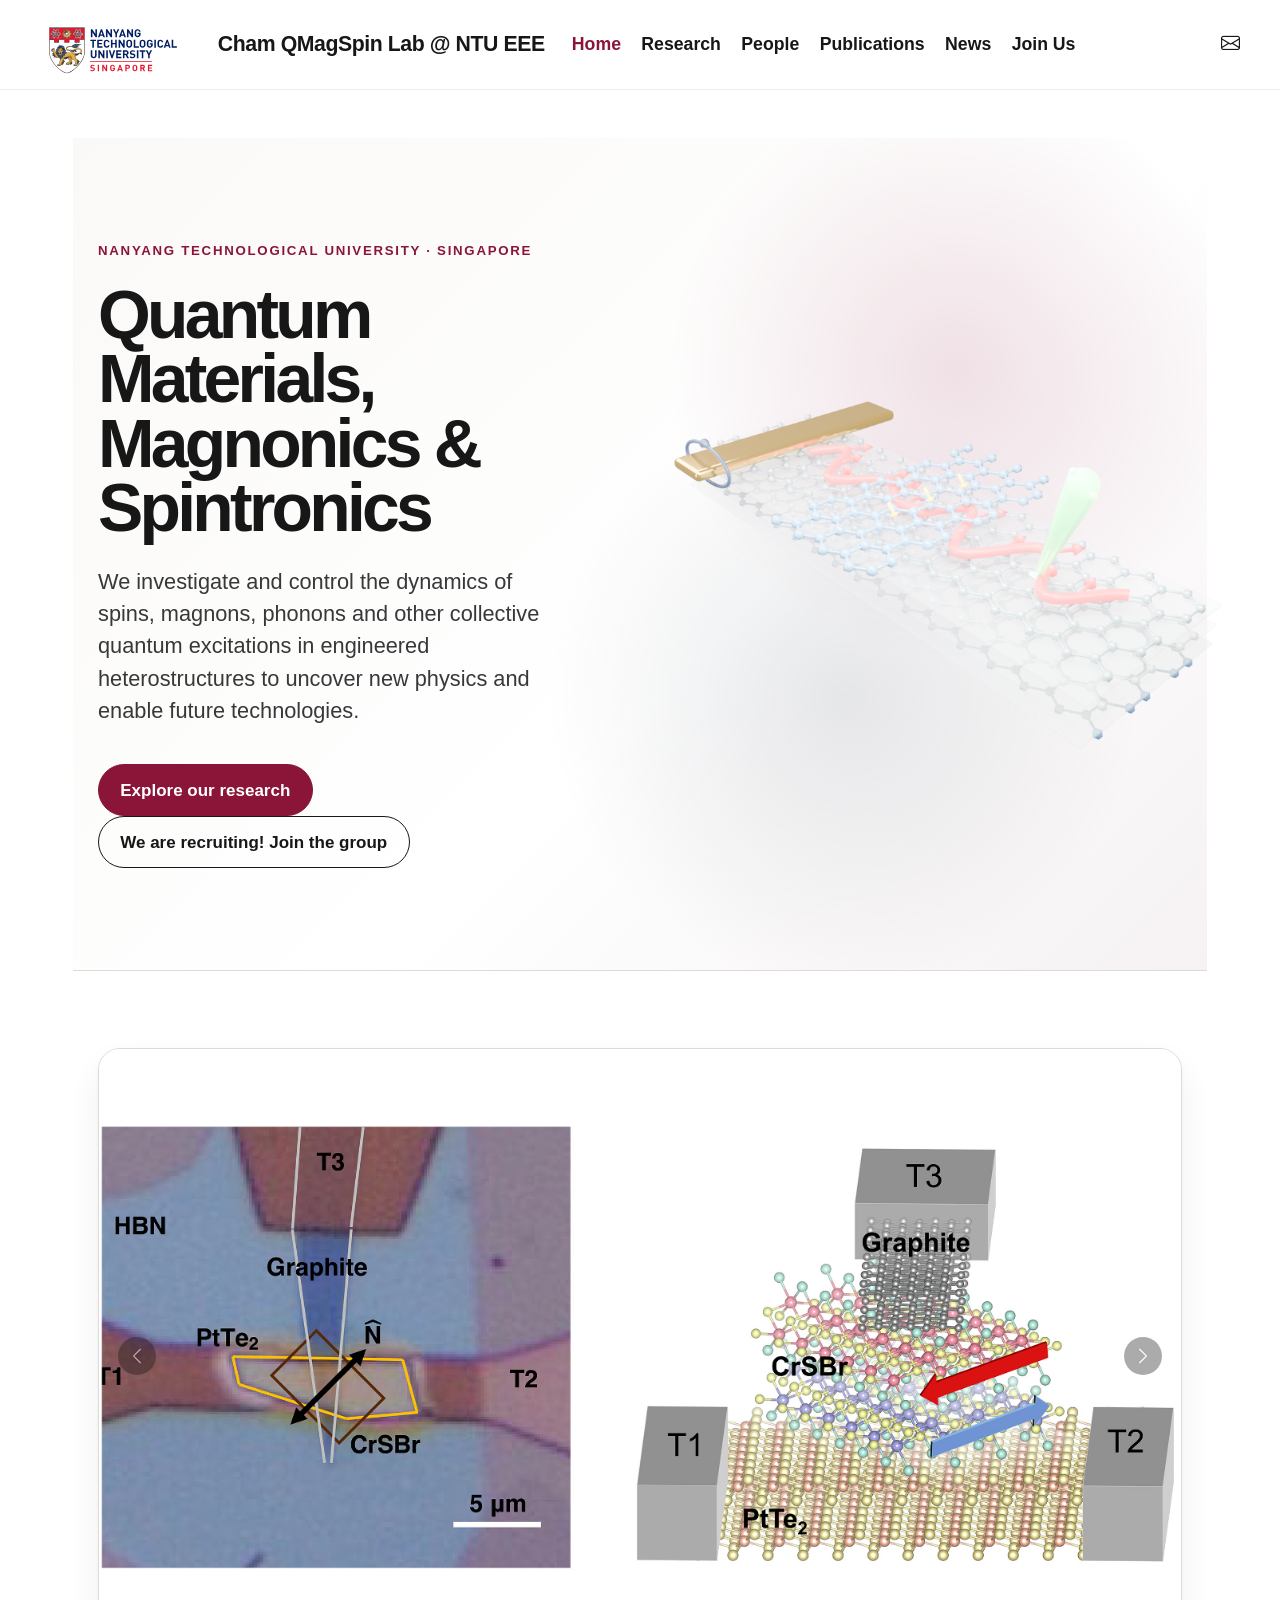
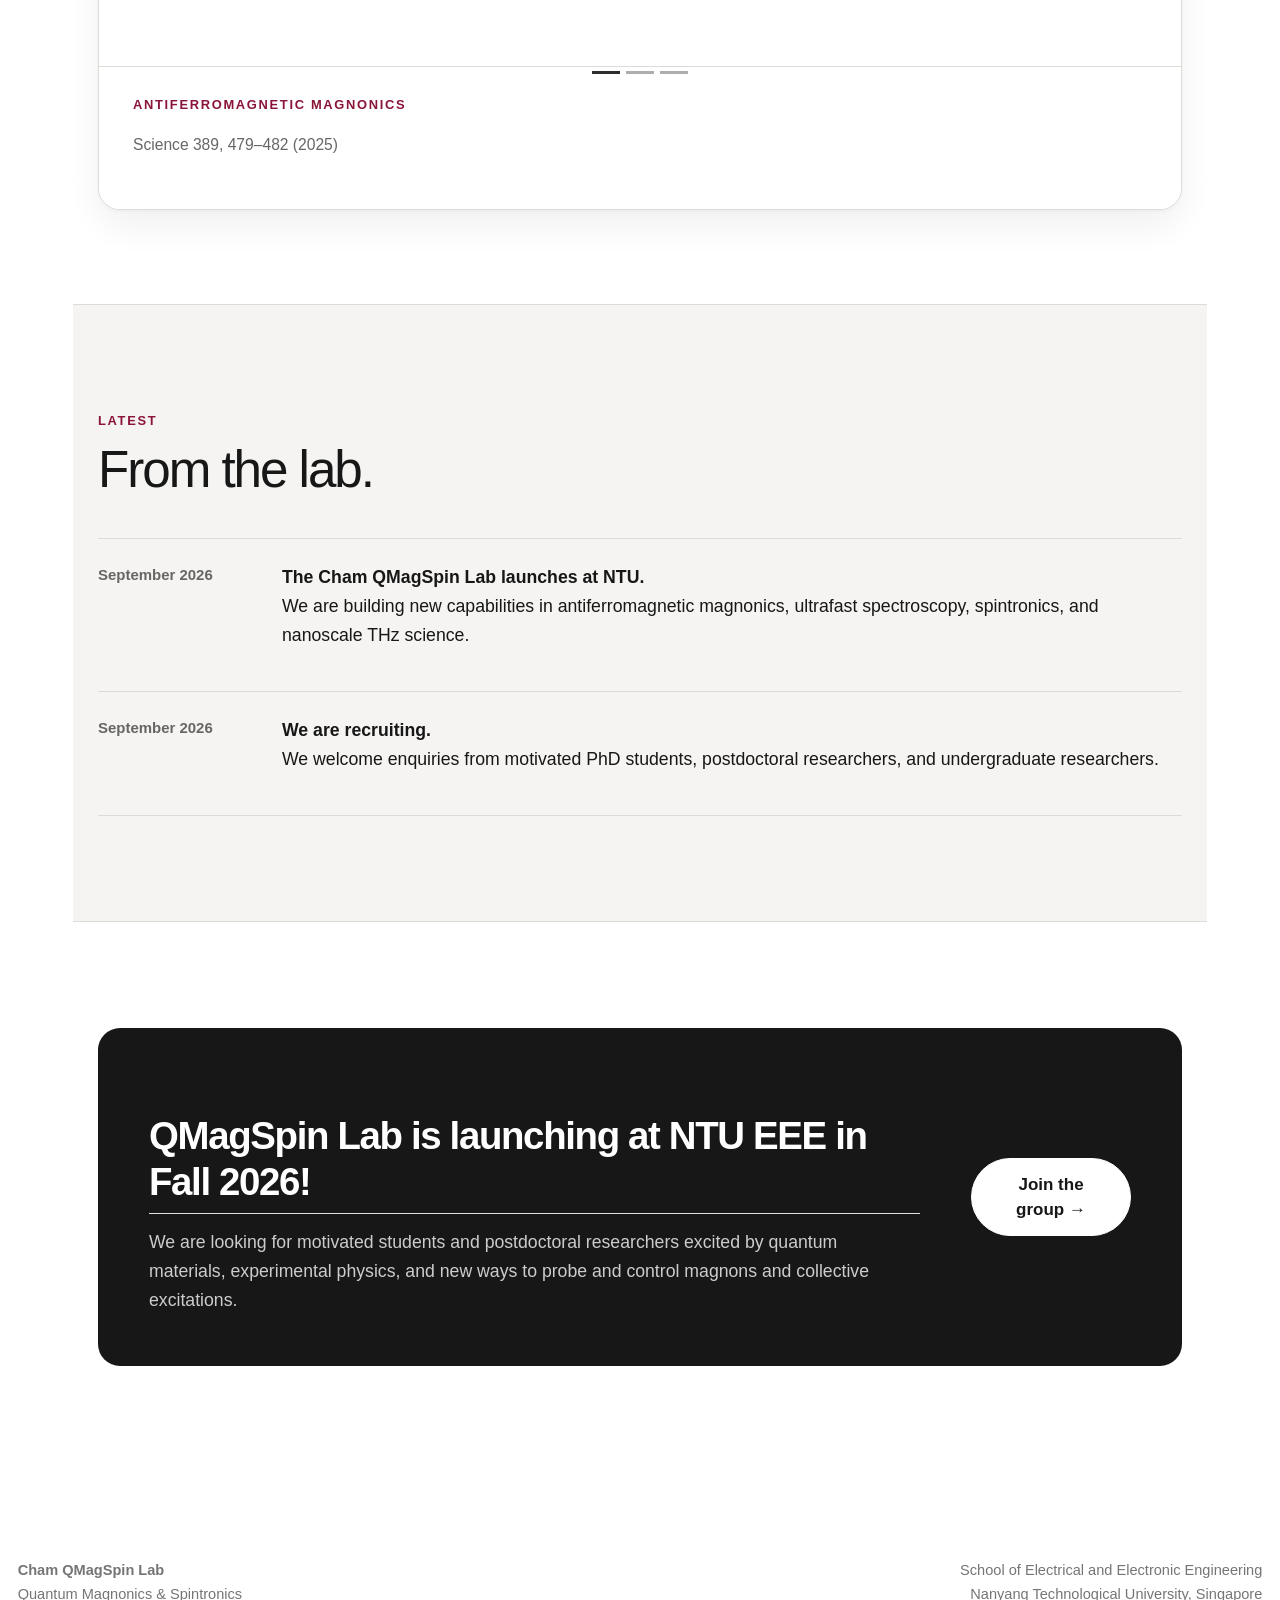
<file: index.html>
<!DOCTYPE html>
<html xmlns="http://www.w3.org/1999/xhtml" lang="en" xml:lang="en"><head>

<meta charset="utf-8">
<meta name="generator" content="quarto-1.11.9">

<meta name="viewport" content="width=device-width, initial-scale=1.0, user-scalable=yes">


<title>Cham QMagSpin Lab @ NTU EEE</title>
<style>
/* Default styles provided by pandoc.
** See https://pandoc.org/MANUAL.html#variables-for-html for config info.
*/
span.smallcaps{font-variant: small-caps;}
div.columns{display: flex; gap: 1.5em;}
div.column{flex: auto;}
@media screen {
div.columns{gap: min(4vw, 1.5em);}
div.column{overflow-x: auto;}
}
div.hanging-indent{margin-left: 1.5em; text-indent: -1.5em;}
ul.task-list{list-style: none;}
ul.task-list li input[type="checkbox"] {
  width: 0.8em;
  margin: 0 0.8em 0.2em -1em; /* quarto-specific, see https://github.com/quarto-dev/quarto-cli/issues/4556 */ 
  vertical-align: middle;
}
</style>


<script src="site_libs/quarto-nav/quarto-nav.js"></script>
<script src="site_libs/clipboard/clipboard.min.js"></script>
<script src="site_libs/quarto-html/quarto.js" type="module"></script>
<script src="site_libs/quarto-html/tabsets/tabsets.js" type="module"></script>
<script src="site_libs/quarto-html/scrollable-regions/scrollable-regions.js" type="module"></script>
<script src="site_libs/quarto-html/popper.min.js"></script>
<script src="site_libs/quarto-html/tippy.umd.min.js"></script>
<link href="site_libs/quarto-html/tippy.css" rel="stylesheet">
<link href="site_libs/quarto-html/quarto-syntax-highlighting-63b5708e65d6cd79cd7618c58d0c21e7.css" rel="stylesheet" id="quarto-text-highlighting-styles">
<script src="site_libs/bootstrap/bootstrap.min.js"></script>
<link href="site_libs/bootstrap/bootstrap-icons.css" rel="stylesheet">
<link href="site_libs/bootstrap/bootstrap-4a9234b0ddb16e4a7b7989575fe6dbbf.min.css" rel="stylesheet" append-hash="true" id="quarto-bootstrap" data-mode="light">
<script id="quarto-search-options" type="application/json">{
  "language": {
    "search-no-results-text": "No results",
    "search-matching-documents-text": "matching documents",
    "search-copy-link-title": "Copy link to search",
    "search-hide-matches-text": "Hide additional matches",
    "search-more-match-text": "more match in this document",
    "search-more-matches-text": "more matches in this document",
    "search-clear-button-title": "Clear",
    "search-text-placeholder": "",
    "search-detached-cancel-button-title": "Cancel",
    "search-submit-button-title": "Submit",
    "search-label": "Search"
  }
}</script>
<style>html{ scroll-behavior: smooth; }</style>


</head>

<body class="nav-fixed quarto-light"><a id="quarto-skip-link" class="visually-hidden-focusable" href="#quarto-document-content">Skip to main content</a>

<div id="quarto-search-results"></div>
  <header id="quarto-header" class="headroom fixed-top">
    <nav class="navbar navbar-expand-lg " data-bs-theme="dark" aria-label="Site">
      <div class="navbar-container container-fluid">
      <div class="navbar-brand-container mx-auto">
    <a href="./index.html" class="navbar-brand navbar-brand-logo">
    <img src="./assets/logo.svg" alt="Nanyang Technological University" class="navbar-logo light-content">
    <img src="./assets/logo.svg" alt="Nanyang Technological University" class="navbar-logo dark-content">
    </a>
    <a class="navbar-brand" href="./index.html">
    <span class="navbar-title">Cham QMagSpin Lab @ NTU EEE</span>
    </a>
  </div>
          <button class="navbar-toggler" type="button" data-bs-toggle="collapse" data-bs-target="#navbarCollapse" aria-controls="navbarCollapse" aria-expanded="false" aria-label="Toggle navigation" onclick="if (window.quartoToggleHeadroom) { window.quartoToggleHeadroom(); }">
  <span class="navbar-toggler-icon"></span>
</button>
          <div class="collapse navbar-collapse" id="navbarCollapse">
            <ul class="navbar-nav navbar-nav-scroll me-auto">
  <li class="nav-item">
    <a class="nav-link active" href="./index.html" aria-current="page"> 
<span class="menu-text">Home</span></a>
  </li>  
  <li class="nav-item">
    <a class="nav-link" href="./research.html"> 
<span class="menu-text">Research</span></a>
  </li>  
  <li class="nav-item">
    <a class="nav-link" href="./people.html"> 
<span class="menu-text">People</span></a>
  </li>  
  <li class="nav-item">
    <a class="nav-link" href="./publications.html"> 
<span class="menu-text">Publications</span></a>
  </li>  
  <li class="nav-item">
    <a class="nav-link" href="./news.html"> 
<span class="menu-text">News</span></a>
  </li>  
  <li class="nav-item">
    <a class="nav-link" href="./join.html"> 
<span class="menu-text">Join Us</span></a>
  </li>  
</ul>
            <ul class="navbar-nav navbar-nav-scroll ms-auto">
  <li class="nav-item compact">
    <a class="nav-link" href="mailto:jerald.chamtm@ntu.edu.sg"> <i class="bi bi-envelope" role="img" aria-label="Email">
</i> 
<span class="menu-text"></span></a>
  </li>  
</ul>
          </div> <!-- /navcollapse -->
            <div class="quarto-navbar-tools">
</div>
      </div> <!-- /container-fluid -->
    </nav>
</header>
<!-- content -->
<div id="quarto-content" class="quarto-container page-columns page-rows-contents page-layout-full page-navbar">
<!-- sidebar -->
<!-- margin-sidebar -->
    
<!-- main -->
<main class="content column-page" id="quarto-document-content" tabindex="-1"><header id="title-block-header" class="quarto-title-block"></header>




<div class="hero">
<div class="hero-inner hero-split">
<div class="hero-copy">
<div class="eyebrow">
Nanyang Technological University · Singapore
</div>
<section id="quantum-materials-magnonics-spintronics" class="level1">
<h1>Quantum Materials, Magnonics &amp; Spintronics</h1>
<div class="lead">
We investigate and control the dynamics of spins, magnons, phonons and other collective quantum excitations in engineered heterostructures to uncover new physics and enable future technologies.
</div>
<div class="hero-actions">
<p><a href="./research.html" class="btn btn-primary">Explore our research</a> <a href="./join.html" class="btn btn-outline-dark">We are recruiting! Join the group</a></p>
</div>
</section>
</div>
<div class="hero-visual">
<p><img src="assets/MainPage.png" class="img-fluid" alt="QMagSpin Lab research schematic"></p>
</div>
</div>
</div>
<!-- =========================================================
     RESEARCH IMAGE REEL
     ========================================================= -->
<div class="home-reel">
<div id="qmagspinCarousel" class="carousel slide carousel-fade" data-bs-ride="carousel" data-bs-interval="5000">
<div class="carousel-indicators">
<button type="button" data-bs-target="#qmagspinCarousel" data-bs-slide-to="0" class="active" aria-current="true" aria-label="Slide 1">
</button>
<button type="button" data-bs-target="#qmagspinCarousel" data-bs-slide-to="1" aria-label="Slide 2">
</button>
<button type="button" data-bs-target="#qmagspinCarousel" data-bs-slide-to="2" aria-label="Slide 3">
</button>
</div>
<div class="carousel-inner">
<!-- =========================================================
     SLIDE 1 — SCIENCE 2025
     ========================================================= -->
<div class="carousel-item active">
<p><img src="assets/reel/Device.png" class="d-block w-100" alt="Spin-filter tunneling detection of antiferromagnetic resonance"></p>
<div class="reel-caption-below">
<div class="reel-label">
<p>ANTIFERROMAGNETIC MAGNONICS</p>
</div>
<div class="reel-paper">
<p>Science 389, 479–482 (2025)</p>
</div>
</div>
</div>
<!-- =========================================================
     SLIDE 2 — ADVANCED MATERIALS 2024
     ========================================================= -->
<div class="carousel-item">
<p><img src="assets/reel/FGT.png" class="d-block w-100" alt="Van der Waals exchange-bias heterostructure"></p>
<div class="reel-caption-below">
<div class="reel-label">
<p>VAN DER WAALS HETEROSTRUCTURES</p>
</div>
<div class="reel-paper">
<p>Advanced Materials 36, 2305739 (2024)</p>
</div>
</div>
</div>
<!-- =========================================================
     SLIDE 3 — SCIENCE ADVANCES 2023
     ========================================================= -->
<div class="carousel-item">
<p><img src="assets/reel/sagnac.png" class="d-block w-100" alt="Sagnac interferometry for spin-orbit torque measurements"></p>
<div class="reel-caption-below">
<div class="reel-label">
<p>OPTICAL PROBING OF SPIN DYNAMICS</p>
</div>
<div class="reel-paper">
<p>Science Advances 9, eadi9039 (2023)</p>
</div>
</div>
</div>
</div>
<!-- =========================================================
     PREVIOUS / NEXT
     ========================================================= -->
<button class="carousel-control-prev" type="button" data-bs-target="#qmagspinCarousel" data-bs-slide="prev">
<p><span class="carousel-control-prev-icon" aria-hidden="true"></span></p>
<p><span class="visually-hidden"> Previous </span></p>
</button>
<button class="carousel-control-next" type="button" data-bs-target="#qmagspinCarousel" data-bs-slide="next">
<p><span class="carousel-control-next-icon" aria-hidden="true"></span></p>
<p><span class="visually-hidden"> Next </span></p>
</button>
</div>
</div>
<!-- =========================================================
     LATEST
     ========================================================= -->
<div class="band">
<div class="section-wrap">
<div class="section-kicker">
Latest
</div>
<div class="section-title">
From the lab.
</div>
<div class="news-list">
<div class="news-item">
<div class="news-date">
September 2026
</div>
<div>
<p><strong>The Cham QMagSpin Lab launches at NTU.</strong><br> We are building new capabilities in antiferromagnetic magnonics, ultrafast spectroscopy, spintronics, and nanoscale THz science.</p>
</div>
</div>
<div class="news-item">
<div class="news-date">
September 2026
</div>
<div>
<p><strong>We are recruiting.</strong><br> We welcome enquiries from motivated PhD students, postdoctoral researchers, and undergraduate researchers.</p>
</div>
</div>
</div>
</div>
</div>
<!-- =========================================================
     JOIN CTA
     ========================================================= -->
<div class="section-wrap">
<div class="cta">
<section id="qmagspin-lab-is-launching-at-ntu-eee-in-fall-2026" class="level2">
<h2 data-anchor-id="qmagspin-lab-is-launching-at-ntu-eee-in-fall-2026">QMagSpin Lab is launching at NTU EEE in Fall 2026!</h2>
<p>We are looking for motivated students and postdoctoral researchers excited by quantum materials, experimental physics, and new ways to probe and control magnons and collective excitations.</p>
</section>
<p><a href="./join.html" class="btn">Join the group →</a></p>
</div>
</div>



</main> <!-- /main -->
<script id="quarto-html-after-body" type="application/javascript">
  window.document.addEventListener("DOMContentLoaded", function (event) {
    const isCodeAnnotation = (el) => {
      for (const clz of el.classList) {
        if (clz.startsWith('code-annotation-')) {                     
          return true;
        }
      }
      return false;
    }
    const onCopySuccess = function(e) {
      // button target
      const button = e.trigger;
      // don't keep focus
      button.blur();
      // flash "checked"
      button.classList.add('code-copy-button-checked');
      var currentTitle = button.getAttribute("title");
      button.setAttribute("title", "Copied!");
      let tooltip;
      if (window.bootstrap) {
        button.setAttribute("data-bs-toggle", "tooltip");
        button.setAttribute("data-bs-placement", "left");
        button.setAttribute("data-bs-title", "Copied!");
        tooltip = new bootstrap.Tooltip(button, 
          { trigger: "manual", 
            customClass: "code-copy-button-tooltip",
            offset: [0, -8]});
        tooltip.show();    
      }
      setTimeout(function() {
        if (tooltip) {
          tooltip.hide();
          button.removeAttribute("data-bs-title");
          button.removeAttribute("data-bs-toggle");
          button.removeAttribute("data-bs-placement");
        }
        button.setAttribute("title", currentTitle);
        button.classList.remove('code-copy-button-checked');
      }, 1000);
      // clear code selection
      e.clearSelection();
    }
    const getTextToCopy = function(trigger) {
      const outerScaffold = trigger.parentElement.cloneNode(true);
      const codeEl = outerScaffold.querySelector('code');
      for (const childEl of codeEl.children) {
        if (isCodeAnnotation(childEl)) {
          childEl.remove();
        }
      }
      return codeEl.innerText;
    }
    const clipboard = new window.ClipboardJS('.code-copy-button:not([data-in-quarto-modal])', {
      text: getTextToCopy
    });
    clipboard.on('success', onCopySuccess);
    if (window.document.getElementById('quarto-embedded-source-code-modal')) {
      const clipboardModal = new window.ClipboardJS('.code-copy-button[data-in-quarto-modal]', {
        text: getTextToCopy,
        container: window.document.getElementById('quarto-embedded-source-code-modal')
      });
      clipboardModal.on('success', onCopySuccess);
    }
      var localhostRegex = new RegExp(/^(?:http|https):\/\/localhost\:?[0-9]*\//);
      var mailtoRegex = new RegExp(/^mailto:/);
        var filterRegex = new RegExp("https:\/\/chamgroupntu\.github\.io\/qmagspin-lab\/");
      const newWindowLabel = "(opens in a new tab)";
      const newWindowNoteId = "quarto-ext-newwindow-label";
      // Links reference one hidden label through aria-describedby, so the
      // announcement never changes their accessible name.
      var describeNewWindow = (link) => {
        if (!window.document.getElementById(newWindowNoteId)) {
          var newWindowNote = window.document.createElement("span");
          newWindowNote.id = newWindowNoteId;
          newWindowNote.hidden = true;
          newWindowNote.textContent = newWindowLabel;
          window.document.body.appendChild(newWindowNote);
        }
        var describedBy = (link.getAttribute("aria-describedby") || "").split(/\s+/).filter(Boolean);
        if (!describedBy.includes(newWindowNoteId)) {
          describedBy.push(newWindowNoteId);
          link.setAttribute("aria-describedby", describedBy.join(" "));
        }
      }
      var isInternal = (href) => {
          return filterRegex.test(href) || localhostRegex.test(href) || mailtoRegex.test(href);
      }
      // Inspect non-navigation links and adorn them if external
      window.quartoDecorateExternalLinks = function (root) {
     var links = (root || window.document).querySelectorAll('a[href]:not(.nav-link):not(.navbar-brand):not(.toc-action):not(.sidebar-link):not(.sidebar-item-toggle):not(.pagination-link):not(.no-external):not([aria-hidden]):not(.dropdown-item):not(.quarto-navigation-tool):not(.about-link)');
      for (var i=0; i<links.length; i++) {
        const link = links[i];
        if (!isInternal(link.href)) {
          // undo the damage that might have been done by quarto-nav.js in the case of
          // links that we want to consider external
          if (link.dataset.originalHref !== undefined) {
            link.href = link.dataset.originalHref;
          }
            // target, if specified
            link.setAttribute("target", "_blank");
            if (link.getAttribute("rel") === null) {
              link.setAttribute("rel", "noopener");
            }
            describeNewWindow(link);
          if (!link.classList.contains('no-external-icon')) {
          }
        }
      }
      };
      window.quartoDecorateExternalLinks(window.document);
    // Esc closes the popup (WCAG 1.4.13) and focus leaving both trigger and
    // popup closes it (WCAG 2.4.11); tippy handles neither for interactive popups.
    const hideOnEscAndFocusOut = {
      name: 'hideOnEscAndFocusOut',
      defaultValue: true,
      fn(instance) {
        const dismiss = () => {
          // A show scheduled by the trigger delay would otherwise reopen it
          instance.clearDelayTimeouts();
          instance.hide();
        };
        const onKeyDown = (event) => {
          if (event.key !== 'Escape') {
            return;
          }
          // Keep Esc from also reaching page handlers (e.g. reveal.js overview),
          // except an open reveal.js slide menu, which Esc should close too.
          // The menu handles keys only when its keyboard option is on.
          const menuHandlesEsc = window.Reveal?.getPlugin?.('menu')?.isOpen() &&
            window.Reveal.getConfig().menu?.keyboard !== false;
          if (!menuHandlesEsc) {
            event.stopPropagation();
          }
          if (instance.popper.contains(window.document.activeElement)) {
            // Disabled while refocusing so the focus trigger does not reopen it
            instance.disable();
            instance.reference.focus();
            instance.enable();
          }
          dismiss();
        };
        const onFocusOut = (event) => {
          const target = event.relatedTarget;
          if (target && !instance.reference.contains(target) &&
              !instance.popper.contains(target)) {
            dismiss();
          }
        };
        // On the trigger too: a click trigger (code-annotations: select) has no
        // blur handling. Attached for the instance's lifetime so leaving the
        // trigger also cancels a show still pending on the trigger delay.
        instance.reference.addEventListener('focusout', onFocusOut);
        return {
          onShow() {
            window.document.addEventListener('keydown', onKeyDown, true);
            instance.popper.addEventListener('focusout', onFocusOut);
          },
          onHide() {
            window.document.removeEventListener('keydown', onKeyDown, true);
            instance.popper.removeEventListener('focusout', onFocusOut);
          },
          onDestroy() {
            instance.reference.removeEventListener('focusout', onFocusOut);
          },
        };
      },
    };
    function tippyHover(el, contentFn, onTriggerFn, onUntriggerFn) {
      const config = {
        allowHTML: true,
        maxWidth: 500,
        delay: 100,
        arrow: false,
        appendTo: function(el) {
            return el.parentElement;
        },
        interactive: true,
        interactiveBorder: 10,
        theme: 'quarto',
        placement: 'bottom-start',
        plugins: [hideOnEscAndFocusOut],
      };
      if (contentFn) {
        config.content = contentFn;
      }
      if (onTriggerFn) {
        config.onTrigger = onTriggerFn;
      }
      if (onUntriggerFn) {
        config.onUntrigger = onUntriggerFn;
      }
      window.tippy(el, config); 
    }
    const noterefs = window.document.querySelectorAll('a[role="doc-noteref"]');
    for (var i=0; i<noterefs.length; i++) {
      const ref = noterefs[i];
      tippyHover(ref, function() {
        // use id or data attribute instead here
        let href = ref.getAttribute('data-footnote-href') || ref.getAttribute('href');
        try { href = new URL(href).hash; } catch {}
        const id = href.replace(/^#\/?/, "");
        const note = window.document.getElementById(id);
        if (note) {
          return note.innerHTML;
        } else {
          return "";
        }
      });
    }
    const xrefs = window.document.querySelectorAll('a.quarto-xref');
    const processXRef = (id, note) => {
      // Strip column container classes
      const stripColumnClz = (el) => {
        el.classList.remove("page-full", "page-columns");
        if (el.children) {
          for (const child of el.children) {
            stripColumnClz(child);
          }
        }
      }
      stripColumnClz(note)
      if (id === null || id.startsWith('sec-')) {
        // Special case sections, only their first couple elements
        const container = document.createElement("div");
        if (note.children && note.children.length > 2) {
          container.appendChild(note.children[0].cloneNode(true));
          for (let i = 1; i < note.children.length; i++) {
            const child = note.children[i];
            if (child.tagName === "P" && child.innerText === "") {
              continue;
            } else {
              container.appendChild(child.cloneNode(true));
              break;
            }
          }
          if (window.Quarto?.typesetMath) {
            window.Quarto.typesetMath(container);
          }
          return container.innerHTML
        } else {
          if (window.Quarto?.typesetMath) {
            window.Quarto.typesetMath(note);
          }
          return note.innerHTML;
        }
      } else {
        // Remove any anchor links if they are present
        const anchorLink = note.querySelector('a.anchorjs-link');
        if (anchorLink) {
          anchorLink.remove();
        }
        if (window.Quarto?.typesetMath) {
          window.Quarto.typesetMath(note);
        }
        if (note.classList.contains("callout")) {
          return note.outerHTML;
        } else {
          return note.innerHTML;
        }
      }
    }
    for (var i=0; i<xrefs.length; i++) {
      const xref = xrefs[i];
      tippyHover(xref, undefined, function(instance) {
        instance.disable();
        let url = xref.getAttribute('href');
        let hash = undefined; 
        if (url.startsWith('#')) {
          hash = url;
        } else {
          try { hash = new URL(url).hash; } catch {}
        }
        if (hash) {
          const id = hash.replace(/^#\/?/, "");
          const note = window.document.getElementById(id);
          if (note !== null) {
            try {
              const html = processXRef(id, note.cloneNode(true));
              instance.setContent(html);
            } finally {
              instance.enable();
              instance.show();
            }
          } else {
            // See if we can fetch this
            fetch(url.split('#')[0])
            .then(res => res.text())
            .then(html => {
              const parser = new DOMParser();
              const htmlDoc = parser.parseFromString(html, "text/html");
              const note = htmlDoc.getElementById(id);
              if (note !== null) {
                const html = processXRef(id, note);
                instance.setContent(html);
              } 
            }).finally(() => {
              instance.enable();
              instance.show();
            });
          }
        } else {
          // See if we can fetch a full url (with no hash to target)
          // This is a special case and we should probably do some content thinning / targeting
          fetch(url)
          .then(res => res.text())
          .then(html => {
            const parser = new DOMParser();
            const htmlDoc = parser.parseFromString(html, "text/html");
            const note = htmlDoc.querySelector('main.content');
            if (note !== null) {
              // This should only happen for chapter cross references
              // (since there is no id in the URL)
              // remove the first header
              if (note.children.length > 0 && note.children[0].tagName === "HEADER") {
                note.children[0].remove();
              }
              const html = processXRef(null, note);
              instance.setContent(html);
            } 
          }).finally(() => {
            instance.enable();
            instance.show();
          });
        }
      }, function(instance) {
      });
    }
        let selectedAnnoteEl;
        const selectorForAnnotation = ( cell, annotation) => {
          let cellAttr = 'data-code-cell="' + cell + '"';
          let lineAttr = 'data-code-annotation="' +  annotation + '"';
          const selector = 'span[' + cellAttr + '][' + lineAttr + ']';
          return selector;
        }
        const selectCodeLines = (annoteEl) => {
          const doc = window.document;
          const targetCell = annoteEl.getAttribute("data-target-cell");
          const targetAnnotation = annoteEl.getAttribute("data-target-annotation");
          const annoteSpan = window.document.querySelector(selectorForAnnotation(targetCell, targetAnnotation));
          const lines = annoteSpan.getAttribute("data-code-lines").split(",");
          const lineIds = lines.map((line) => {
            return targetCell + "-" + line;
          })
          // Each band is positioned against its own containing block, which is
          // not the offsetParent of the lines, so place it from client rects.
          const placeBand = (band, firstEl, lastEl, codeBlock) => {
            const container = band.offsetParent;
            if (container === null) {
              return;
            }
            const containerRect = container.getBoundingClientRect();
            // Reveal.js scales slides with a transform, so convert client
            // pixels back to the CSS pixels of the container.
            const scale = containerRect.height / container.offsetHeight || 1;
            const firstRect = firstEl.getBoundingClientRect();
            const lastRect = lastEl.getBoundingClientRect();
            const top = (firstRect.top - containerRect.top) / scale - container.clientTop + container.scrollTop;
            const height = (lastRect.bottom - firstRect.top) / scale;
            band.style.top = top - 2 + "px";
            band.style.height = height + 4 + "px";
            if (codeBlock) {
              // Without the copy button wrapper, the containing block is wider
              // than the code block, so span the code block explicitly.
              const blockRect = codeBlock.getBoundingClientRect();
              band.style.left = (blockRect.left - containerRect.left) / scale - container.clientLeft + container.scrollLeft + "px";
              band.style.width = blockRect.width / scale + "px";
            }
          };
          if (lineIds.length > 0) {
            const el = window.document.getElementById(lineIds[0]);
            const lastEl = window.document.getElementById(lineIds[lineIds.length - 1]);
            const parent = el.parentElement.parentElement;
            // cook up a div (if necessary) and position it
            let div = window.document.getElementById("code-annotation-line-highlight");
            if (div === null) {
              div = window.document.createElement("div");
              div.setAttribute("id", "code-annotation-line-highlight");
              div.style.position = 'absolute';
              parent.appendChild(div);
            }
            placeBand(div, el, lastEl, parent.closest("div.sourceCode") || parent);
            let gutterDiv = window.document.getElementById("code-annotation-line-highlight-gutter");
            if (gutterDiv === null) {
              gutterDiv = window.document.createElement("div");
              gutterDiv.setAttribute("id", "code-annotation-line-highlight-gutter");
              gutterDiv.style.position = 'absolute';
              const codeCell = window.document.getElementById(targetCell);
              const gutter = codeCell.querySelector('.code-annotation-gutter');
              gutter.appendChild(gutterDiv);
            }
            placeBand(gutterDiv, el, lastEl);
            selectedAnnoteEl = annoteEl;
          }
        };
        const unselectCodeLines = () => {
          const elementsIds = ["code-annotation-line-highlight", "code-annotation-line-highlight-gutter"];
          elementsIds.forEach((elId) => {
            const div = window.document.getElementById(elId);
            if (div) {
              div.remove();
            }
          });
          selectedAnnoteEl = undefined;
        };
          // Handle positioning of the toggle
      window.addEventListener(
        "resize",
        throttle(() => {
          elRect = undefined;
          if (selectedAnnoteEl) {
            selectCodeLines(selectedAnnoteEl);
          }
        }, 10)
      );
      function throttle(fn, ms) {
      let throttle = false;
      let timer;
        return (...args) => {
          if(!throttle) { // first call gets through
              fn.apply(this, args);
              throttle = true;
          } else { // all the others get throttled
              if(timer) clearTimeout(timer); // cancel #2
              timer = setTimeout(() => {
                fn.apply(this, args);
                timer = throttle = false;
              }, ms);
          }
        };
      }
        // Attach click handler to the DT
        const annoteDls = window.document.querySelectorAll('dt[data-target-cell]');
        for (const annoteDlNode of annoteDls) {
          annoteDlNode.addEventListener('click', (event) => {
            const clickedEl = event.target;
            if (clickedEl !== selectedAnnoteEl) {
              unselectCodeLines();
              const activeEl = window.document.querySelector('dt[data-target-cell].code-annotation-active');
              if (activeEl) {
                activeEl.classList.remove('code-annotation-active');
              }
              selectCodeLines(clickedEl);
              clickedEl.classList.add('code-annotation-active');
            } else {
              // Unselect the line
              unselectCodeLines();
              clickedEl.classList.remove('code-annotation-active');
            }
          });
        }
    const findCites = (el) => {
      const parentEl = el.parentElement;
      if (parentEl) {
        const cites = parentEl.dataset.cites;
        if (cites) {
          return {
            el,
            cites: cites.split(' ')
          };
        } else {
          return findCites(el.parentElement)
        }
      } else {
        return undefined;
      }
    };
    var bibliorefs = window.document.querySelectorAll('a[role="doc-biblioref"]');
    for (var i=0; i<bibliorefs.length; i++) {
      const ref = bibliorefs[i];
      const citeInfo = findCites(ref);
      if (citeInfo) {
        tippyHover(citeInfo.el, function() {
          var popup = window.document.createElement('div');
          citeInfo.cites.forEach(function(cite) {
            var citeDiv = window.document.createElement('div');
            citeDiv.classList.add('hanging-indent');
            citeDiv.classList.add('csl-entry');
            var biblioDiv = window.document.getElementById('ref-' + cite);
            if (biblioDiv) {
              citeDiv.innerHTML = biblioDiv.innerHTML;
            }
            popup.appendChild(citeDiv);
          });
          return popup.innerHTML;
        });
      }
    }
  });
  </script>
  <script type="application/javascript">
  window.quartoScrollableRegionsLabels = {"code":"Scrollable code","output":"Scrollable output"};
  </script>
</div> <!-- /content -->
<footer class="footer">
  <div class="nav-footer">
    <div class="nav-footer-left">
<p><strong>Cham QMagSpin Lab</strong><br>
Quantum Magnonics &amp; Spintronics</p>
</div>   
    <div class="nav-footer-center">
      &nbsp;
    </div>
    <div class="nav-footer-right">
<p>School of Electrical and Electronic Engineering<br>
Nanyang Technological University, Singapore</p>
</div>
  </div>
</footer>




<script src="site_libs/quarto-html/zenscroll-min.js"></script>
</body></html>
</file>
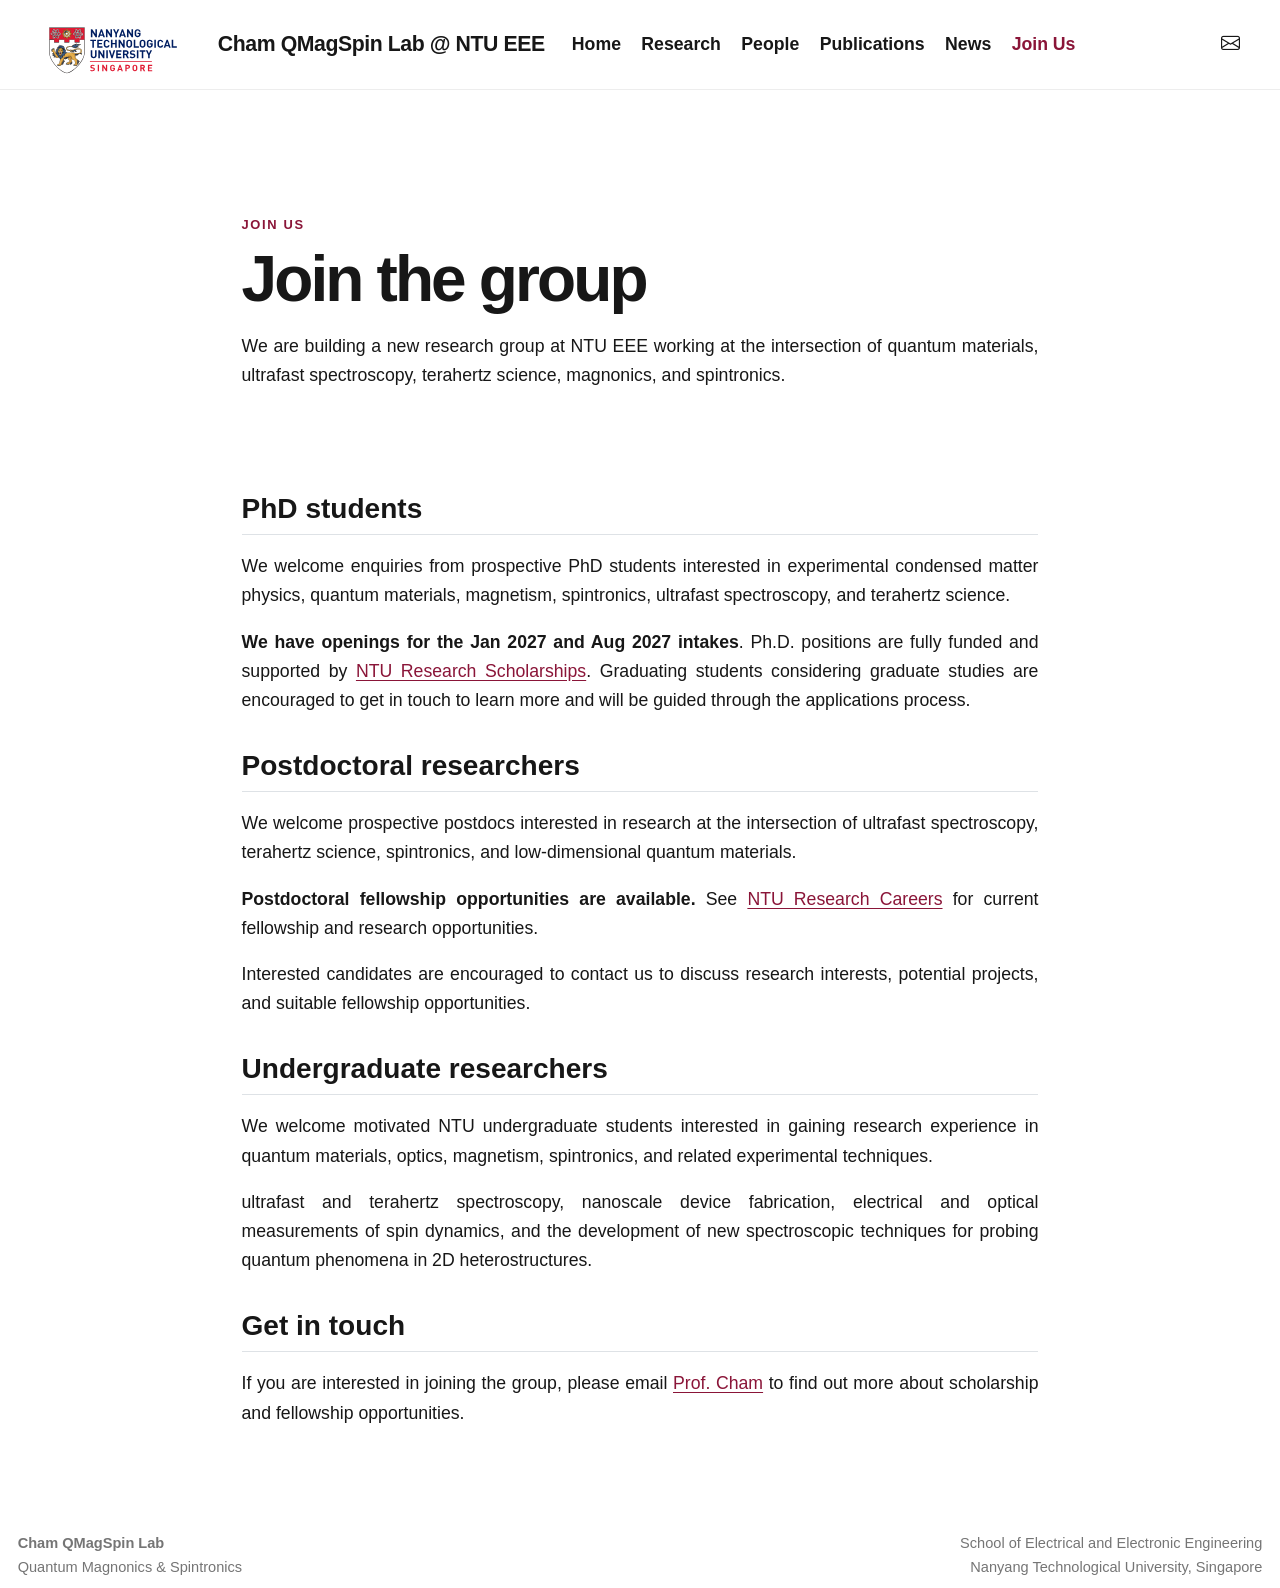
<file: join.html>
<!DOCTYPE html>
<html xmlns="http://www.w3.org/1999/xhtml" lang="en" xml:lang="en"><head>

<meta charset="utf-8">
<meta name="generator" content="quarto-1.11.9">

<meta name="viewport" content="width=device-width, initial-scale=1.0, user-scalable=yes">


<title>join – Cham QMagSpin Lab @ NTU EEE</title>
<style>
/* Default styles provided by pandoc.
** See https://pandoc.org/MANUAL.html#variables-for-html for config info.
*/
span.smallcaps{font-variant: small-caps;}
div.columns{display: flex; gap: 1.5em;}
div.column{flex: auto;}
@media screen {
div.columns{gap: min(4vw, 1.5em);}
div.column{overflow-x: auto;}
}
div.hanging-indent{margin-left: 1.5em; text-indent: -1.5em;}
ul.task-list{list-style: none;}
ul.task-list li input[type="checkbox"] {
  width: 0.8em;
  margin: 0 0.8em 0.2em -1em; /* quarto-specific, see https://github.com/quarto-dev/quarto-cli/issues/4556 */ 
  vertical-align: middle;
}
</style>


<script src="site_libs/quarto-nav/quarto-nav.js"></script>
<script src="site_libs/clipboard/clipboard.min.js"></script>
<script src="site_libs/quarto-html/quarto.js" type="module"></script>
<script src="site_libs/quarto-html/tabsets/tabsets.js" type="module"></script>
<script src="site_libs/quarto-html/scrollable-regions/scrollable-regions.js" type="module"></script>
<script src="site_libs/quarto-html/popper.min.js"></script>
<script src="site_libs/quarto-html/tippy.umd.min.js"></script>
<link href="site_libs/quarto-html/tippy.css" rel="stylesheet">
<link href="site_libs/quarto-html/quarto-syntax-highlighting-63b5708e65d6cd79cd7618c58d0c21e7.css" rel="stylesheet" id="quarto-text-highlighting-styles">
<script src="site_libs/bootstrap/bootstrap.min.js"></script>
<link href="site_libs/bootstrap/bootstrap-icons.css" rel="stylesheet">
<link href="site_libs/bootstrap/bootstrap-4a9234b0ddb16e4a7b7989575fe6dbbf.min.css" rel="stylesheet" append-hash="true" id="quarto-bootstrap" data-mode="light">
<script id="quarto-search-options" type="application/json">{
  "language": {
    "search-no-results-text": "No results",
    "search-matching-documents-text": "matching documents",
    "search-copy-link-title": "Copy link to search",
    "search-hide-matches-text": "Hide additional matches",
    "search-more-match-text": "more match in this document",
    "search-more-matches-text": "more matches in this document",
    "search-clear-button-title": "Clear",
    "search-text-placeholder": "",
    "search-detached-cancel-button-title": "Cancel",
    "search-submit-button-title": "Submit",
    "search-label": "Search"
  }
}</script>
<style>html{ scroll-behavior: smooth; }</style>


</head>

<body class="nav-fixed fullcontent quarto-light"><a id="quarto-skip-link" class="visually-hidden-focusable" href="#quarto-document-content">Skip to main content</a>

<div id="quarto-search-results"></div>
  <header id="quarto-header" class="headroom fixed-top">
    <nav class="navbar navbar-expand-lg " data-bs-theme="dark" aria-label="Site">
      <div class="navbar-container container-fluid">
      <div class="navbar-brand-container mx-auto">
    <a href="./index.html" class="navbar-brand navbar-brand-logo">
    <img src="./assets/logo.svg" alt="Nanyang Technological University" class="navbar-logo light-content">
    <img src="./assets/logo.svg" alt="Nanyang Technological University" class="navbar-logo dark-content">
    </a>
    <a class="navbar-brand" href="./index.html">
    <span class="navbar-title">Cham QMagSpin Lab @ NTU EEE</span>
    </a>
  </div>
          <button class="navbar-toggler" type="button" data-bs-toggle="collapse" data-bs-target="#navbarCollapse" aria-controls="navbarCollapse" aria-expanded="false" aria-label="Toggle navigation" onclick="if (window.quartoToggleHeadroom) { window.quartoToggleHeadroom(); }">
  <span class="navbar-toggler-icon"></span>
</button>
          <div class="collapse navbar-collapse" id="navbarCollapse">
            <ul class="navbar-nav navbar-nav-scroll me-auto">
  <li class="nav-item">
    <a class="nav-link" href="./index.html"> 
<span class="menu-text">Home</span></a>
  </li>  
  <li class="nav-item">
    <a class="nav-link" href="./research.html"> 
<span class="menu-text">Research</span></a>
  </li>  
  <li class="nav-item">
    <a class="nav-link" href="./people.html"> 
<span class="menu-text">People</span></a>
  </li>  
  <li class="nav-item">
    <a class="nav-link" href="./publications.html"> 
<span class="menu-text">Publications</span></a>
  </li>  
  <li class="nav-item">
    <a class="nav-link" href="./news.html"> 
<span class="menu-text">News</span></a>
  </li>  
  <li class="nav-item">
    <a class="nav-link active" href="./join.html" aria-current="page"> 
<span class="menu-text">Join Us</span></a>
  </li>  
</ul>
            <ul class="navbar-nav navbar-nav-scroll ms-auto">
  <li class="nav-item compact">
    <a class="nav-link" href="mailto:jerald.chamtm@ntu.edu.sg"> <i class="bi bi-envelope" role="img" aria-label="Email">
</i> 
<span class="menu-text"></span></a>
  </li>  
</ul>
          </div> <!-- /navcollapse -->
            <div class="quarto-navbar-tools">
</div>
      </div> <!-- /container-fluid -->
    </nav>
</header>
<!-- content -->
<div id="quarto-content" class="quarto-container page-columns page-rows-contents page-layout-article page-navbar">
<!-- sidebar -->
<!-- margin-sidebar -->
    
<!-- main -->
<main class="content" id="quarto-document-content" tabindex="-1"><header id="title-block-header" class="quarto-title-block"></header>




<div class="join-page">
<div class="page-hero">
<div class="section-kicker">
Join Us
</div>
<section id="join-the-group" class="level1">
<h1>Join the group</h1>
<p>We are building a new research group at NTU EEE working at the intersection of quantum materials, ultrafast spectroscopy, terahertz science, magnonics, and spintronics.</p>
</section>
</div>
<section id="phd-students" class="level2">
<h2 data-anchor-id="phd-students">PhD students</h2>
<p>We welcome enquiries from prospective PhD students interested in experimental condensed matter physics, quantum materials, magnetism, spintronics, ultrafast spectroscopy, and terahertz science.</p>
<p><strong>We have openings for the Jan 2027 and Aug 2027 intakes</strong>. Ph.D.&nbsp;positions are fully funded and supported by <a href="https://www.ntu.edu.sg/admissions/graduate/financialmatters/scholarships">NTU Research Scholarships</a>. Graduating students considering graduate studies are encouraged to get in touch to learn more and will be guided through the applications process.</p>
</section>
<section id="postdoctoral-researchers" class="level2">
<h2 data-anchor-id="postdoctoral-researchers">Postdoctoral researchers</h2>
<p>We welcome prospective postdocs interested in research at the intersection of ultrafast spectroscopy, terahertz science, spintronics, and low-dimensional quantum materials.</p>
<p><strong>Postdoctoral fellowship opportunities are available.</strong> See <a href="https://www.ntu.edu.sg/research/research-careers">NTU Research Careers</a> for current fellowship and research opportunities.</p>
<p>Interested candidates are encouraged to contact us to discuss research interests, potential projects, and suitable fellowship opportunities.</p>
</section>
<section id="undergraduate-researchers" class="level2">
<h2 data-anchor-id="undergraduate-researchers">Undergraduate researchers</h2>
<p>We welcome motivated NTU undergraduate students interested in gaining research experience in quantum materials, optics, magnetism, spintronics, and related experimental techniques.</p>
<p>ultrafast and terahertz spectroscopy, nanoscale device fabrication, electrical and optical measurements of spin dynamics, and the development of new spectroscopic techniques for probing quantum phenomena in 2D heterostructures.</p>
</section>
<section id="get-in-touch" class="level2">
<h2 data-anchor-id="get-in-touch">Get in touch</h2>
<p>If you are interested in joining the group, please email <a href="mailto:jerald.chamtm@ntu.edu.sg">Prof.&nbsp;Cham</a> to find out more about scholarship and fellowship opportunities.</p>
</section>
</div>



</main> <!-- /main -->
<script id="quarto-html-after-body" type="application/javascript">
  window.document.addEventListener("DOMContentLoaded", function (event) {
    const isCodeAnnotation = (el) => {
      for (const clz of el.classList) {
        if (clz.startsWith('code-annotation-')) {                     
          return true;
        }
      }
      return false;
    }
    const onCopySuccess = function(e) {
      // button target
      const button = e.trigger;
      // don't keep focus
      button.blur();
      // flash "checked"
      button.classList.add('code-copy-button-checked');
      var currentTitle = button.getAttribute("title");
      button.setAttribute("title", "Copied!");
      let tooltip;
      if (window.bootstrap) {
        button.setAttribute("data-bs-toggle", "tooltip");
        button.setAttribute("data-bs-placement", "left");
        button.setAttribute("data-bs-title", "Copied!");
        tooltip = new bootstrap.Tooltip(button, 
          { trigger: "manual", 
            customClass: "code-copy-button-tooltip",
            offset: [0, -8]});
        tooltip.show();    
      }
      setTimeout(function() {
        if (tooltip) {
          tooltip.hide();
          button.removeAttribute("data-bs-title");
          button.removeAttribute("data-bs-toggle");
          button.removeAttribute("data-bs-placement");
        }
        button.setAttribute("title", currentTitle);
        button.classList.remove('code-copy-button-checked');
      }, 1000);
      // clear code selection
      e.clearSelection();
    }
    const getTextToCopy = function(trigger) {
      const outerScaffold = trigger.parentElement.cloneNode(true);
      const codeEl = outerScaffold.querySelector('code');
      for (const childEl of codeEl.children) {
        if (isCodeAnnotation(childEl)) {
          childEl.remove();
        }
      }
      return codeEl.innerText;
    }
    const clipboard = new window.ClipboardJS('.code-copy-button:not([data-in-quarto-modal])', {
      text: getTextToCopy
    });
    clipboard.on('success', onCopySuccess);
    if (window.document.getElementById('quarto-embedded-source-code-modal')) {
      const clipboardModal = new window.ClipboardJS('.code-copy-button[data-in-quarto-modal]', {
        text: getTextToCopy,
        container: window.document.getElementById('quarto-embedded-source-code-modal')
      });
      clipboardModal.on('success', onCopySuccess);
    }
      var localhostRegex = new RegExp(/^(?:http|https):\/\/localhost\:?[0-9]*\//);
      var mailtoRegex = new RegExp(/^mailto:/);
        var filterRegex = new RegExp("https:\/\/chamgroupntu\.github\.io\/qmagspin-lab\/");
      const newWindowLabel = "(opens in a new tab)";
      const newWindowNoteId = "quarto-ext-newwindow-label";
      // Links reference one hidden label through aria-describedby, so the
      // announcement never changes their accessible name.
      var describeNewWindow = (link) => {
        if (!window.document.getElementById(newWindowNoteId)) {
          var newWindowNote = window.document.createElement("span");
          newWindowNote.id = newWindowNoteId;
          newWindowNote.hidden = true;
          newWindowNote.textContent = newWindowLabel;
          window.document.body.appendChild(newWindowNote);
        }
        var describedBy = (link.getAttribute("aria-describedby") || "").split(/\s+/).filter(Boolean);
        if (!describedBy.includes(newWindowNoteId)) {
          describedBy.push(newWindowNoteId);
          link.setAttribute("aria-describedby", describedBy.join(" "));
        }
      }
      var isInternal = (href) => {
          return filterRegex.test(href) || localhostRegex.test(href) || mailtoRegex.test(href);
      }
      // Inspect non-navigation links and adorn them if external
      window.quartoDecorateExternalLinks = function (root) {
     var links = (root || window.document).querySelectorAll('a[href]:not(.nav-link):not(.navbar-brand):not(.toc-action):not(.sidebar-link):not(.sidebar-item-toggle):not(.pagination-link):not(.no-external):not([aria-hidden]):not(.dropdown-item):not(.quarto-navigation-tool):not(.about-link)');
      for (var i=0; i<links.length; i++) {
        const link = links[i];
        if (!isInternal(link.href)) {
          // undo the damage that might have been done by quarto-nav.js in the case of
          // links that we want to consider external
          if (link.dataset.originalHref !== undefined) {
            link.href = link.dataset.originalHref;
          }
            // target, if specified
            link.setAttribute("target", "_blank");
            if (link.getAttribute("rel") === null) {
              link.setAttribute("rel", "noopener");
            }
            describeNewWindow(link);
          if (!link.classList.contains('no-external-icon')) {
          }
        }
      }
      };
      window.quartoDecorateExternalLinks(window.document);
    // Esc closes the popup (WCAG 1.4.13) and focus leaving both trigger and
    // popup closes it (WCAG 2.4.11); tippy handles neither for interactive popups.
    const hideOnEscAndFocusOut = {
      name: 'hideOnEscAndFocusOut',
      defaultValue: true,
      fn(instance) {
        const dismiss = () => {
          // A show scheduled by the trigger delay would otherwise reopen it
          instance.clearDelayTimeouts();
          instance.hide();
        };
        const onKeyDown = (event) => {
          if (event.key !== 'Escape') {
            return;
          }
          // Keep Esc from also reaching page handlers (e.g. reveal.js overview),
          // except an open reveal.js slide menu, which Esc should close too.
          // The menu handles keys only when its keyboard option is on.
          const menuHandlesEsc = window.Reveal?.getPlugin?.('menu')?.isOpen() &&
            window.Reveal.getConfig().menu?.keyboard !== false;
          if (!menuHandlesEsc) {
            event.stopPropagation();
          }
          if (instance.popper.contains(window.document.activeElement)) {
            // Disabled while refocusing so the focus trigger does not reopen it
            instance.disable();
            instance.reference.focus();
            instance.enable();
          }
          dismiss();
        };
        const onFocusOut = (event) => {
          const target = event.relatedTarget;
          if (target && !instance.reference.contains(target) &&
              !instance.popper.contains(target)) {
            dismiss();
          }
        };
        // On the trigger too: a click trigger (code-annotations: select) has no
        // blur handling. Attached for the instance's lifetime so leaving the
        // trigger also cancels a show still pending on the trigger delay.
        instance.reference.addEventListener('focusout', onFocusOut);
        return {
          onShow() {
            window.document.addEventListener('keydown', onKeyDown, true);
            instance.popper.addEventListener('focusout', onFocusOut);
          },
          onHide() {
            window.document.removeEventListener('keydown', onKeyDown, true);
            instance.popper.removeEventListener('focusout', onFocusOut);
          },
          onDestroy() {
            instance.reference.removeEventListener('focusout', onFocusOut);
          },
        };
      },
    };
    function tippyHover(el, contentFn, onTriggerFn, onUntriggerFn) {
      const config = {
        allowHTML: true,
        maxWidth: 500,
        delay: 100,
        arrow: false,
        appendTo: function(el) {
            return el.parentElement;
        },
        interactive: true,
        interactiveBorder: 10,
        theme: 'quarto',
        placement: 'bottom-start',
        plugins: [hideOnEscAndFocusOut],
      };
      if (contentFn) {
        config.content = contentFn;
      }
      if (onTriggerFn) {
        config.onTrigger = onTriggerFn;
      }
      if (onUntriggerFn) {
        config.onUntrigger = onUntriggerFn;
      }
      window.tippy(el, config); 
    }
    const noterefs = window.document.querySelectorAll('a[role="doc-noteref"]');
    for (var i=0; i<noterefs.length; i++) {
      const ref = noterefs[i];
      tippyHover(ref, function() {
        // use id or data attribute instead here
        let href = ref.getAttribute('data-footnote-href') || ref.getAttribute('href');
        try { href = new URL(href).hash; } catch {}
        const id = href.replace(/^#\/?/, "");
        const note = window.document.getElementById(id);
        if (note) {
          return note.innerHTML;
        } else {
          return "";
        }
      });
    }
    const xrefs = window.document.querySelectorAll('a.quarto-xref');
    const processXRef = (id, note) => {
      // Strip column container classes
      const stripColumnClz = (el) => {
        el.classList.remove("page-full", "page-columns");
        if (el.children) {
          for (const child of el.children) {
            stripColumnClz(child);
          }
        }
      }
      stripColumnClz(note)
      if (id === null || id.startsWith('sec-')) {
        // Special case sections, only their first couple elements
        const container = document.createElement("div");
        if (note.children && note.children.length > 2) {
          container.appendChild(note.children[0].cloneNode(true));
          for (let i = 1; i < note.children.length; i++) {
            const child = note.children[i];
            if (child.tagName === "P" && child.innerText === "") {
              continue;
            } else {
              container.appendChild(child.cloneNode(true));
              break;
            }
          }
          if (window.Quarto?.typesetMath) {
            window.Quarto.typesetMath(container);
          }
          return container.innerHTML
        } else {
          if (window.Quarto?.typesetMath) {
            window.Quarto.typesetMath(note);
          }
          return note.innerHTML;
        }
      } else {
        // Remove any anchor links if they are present
        const anchorLink = note.querySelector('a.anchorjs-link');
        if (anchorLink) {
          anchorLink.remove();
        }
        if (window.Quarto?.typesetMath) {
          window.Quarto.typesetMath(note);
        }
        if (note.classList.contains("callout")) {
          return note.outerHTML;
        } else {
          return note.innerHTML;
        }
      }
    }
    for (var i=0; i<xrefs.length; i++) {
      const xref = xrefs[i];
      tippyHover(xref, undefined, function(instance) {
        instance.disable();
        let url = xref.getAttribute('href');
        let hash = undefined; 
        if (url.startsWith('#')) {
          hash = url;
        } else {
          try { hash = new URL(url).hash; } catch {}
        }
        if (hash) {
          const id = hash.replace(/^#\/?/, "");
          const note = window.document.getElementById(id);
          if (note !== null) {
            try {
              const html = processXRef(id, note.cloneNode(true));
              instance.setContent(html);
            } finally {
              instance.enable();
              instance.show();
            }
          } else {
            // See if we can fetch this
            fetch(url.split('#')[0])
            .then(res => res.text())
            .then(html => {
              const parser = new DOMParser();
              const htmlDoc = parser.parseFromString(html, "text/html");
              const note = htmlDoc.getElementById(id);
              if (note !== null) {
                const html = processXRef(id, note);
                instance.setContent(html);
              } 
            }).finally(() => {
              instance.enable();
              instance.show();
            });
          }
        } else {
          // See if we can fetch a full url (with no hash to target)
          // This is a special case and we should probably do some content thinning / targeting
          fetch(url)
          .then(res => res.text())
          .then(html => {
            const parser = new DOMParser();
            const htmlDoc = parser.parseFromString(html, "text/html");
            const note = htmlDoc.querySelector('main.content');
            if (note !== null) {
              // This should only happen for chapter cross references
              // (since there is no id in the URL)
              // remove the first header
              if (note.children.length > 0 && note.children[0].tagName === "HEADER") {
                note.children[0].remove();
              }
              const html = processXRef(null, note);
              instance.setContent(html);
            } 
          }).finally(() => {
            instance.enable();
            instance.show();
          });
        }
      }, function(instance) {
      });
    }
        let selectedAnnoteEl;
        const selectorForAnnotation = ( cell, annotation) => {
          let cellAttr = 'data-code-cell="' + cell + '"';
          let lineAttr = 'data-code-annotation="' +  annotation + '"';
          const selector = 'span[' + cellAttr + '][' + lineAttr + ']';
          return selector;
        }
        const selectCodeLines = (annoteEl) => {
          const doc = window.document;
          const targetCell = annoteEl.getAttribute("data-target-cell");
          const targetAnnotation = annoteEl.getAttribute("data-target-annotation");
          const annoteSpan = window.document.querySelector(selectorForAnnotation(targetCell, targetAnnotation));
          const lines = annoteSpan.getAttribute("data-code-lines").split(",");
          const lineIds = lines.map((line) => {
            return targetCell + "-" + line;
          })
          // Each band is positioned against its own containing block, which is
          // not the offsetParent of the lines, so place it from client rects.
          const placeBand = (band, firstEl, lastEl, codeBlock) => {
            const container = band.offsetParent;
            if (container === null) {
              return;
            }
            const containerRect = container.getBoundingClientRect();
            // Reveal.js scales slides with a transform, so convert client
            // pixels back to the CSS pixels of the container.
            const scale = containerRect.height / container.offsetHeight || 1;
            const firstRect = firstEl.getBoundingClientRect();
            const lastRect = lastEl.getBoundingClientRect();
            const top = (firstRect.top - containerRect.top) / scale - container.clientTop + container.scrollTop;
            const height = (lastRect.bottom - firstRect.top) / scale;
            band.style.top = top - 2 + "px";
            band.style.height = height + 4 + "px";
            if (codeBlock) {
              // Without the copy button wrapper, the containing block is wider
              // than the code block, so span the code block explicitly.
              const blockRect = codeBlock.getBoundingClientRect();
              band.style.left = (blockRect.left - containerRect.left) / scale - container.clientLeft + container.scrollLeft + "px";
              band.style.width = blockRect.width / scale + "px";
            }
          };
          if (lineIds.length > 0) {
            const el = window.document.getElementById(lineIds[0]);
            const lastEl = window.document.getElementById(lineIds[lineIds.length - 1]);
            const parent = el.parentElement.parentElement;
            // cook up a div (if necessary) and position it
            let div = window.document.getElementById("code-annotation-line-highlight");
            if (div === null) {
              div = window.document.createElement("div");
              div.setAttribute("id", "code-annotation-line-highlight");
              div.style.position = 'absolute';
              parent.appendChild(div);
            }
            placeBand(div, el, lastEl, parent.closest("div.sourceCode") || parent);
            let gutterDiv = window.document.getElementById("code-annotation-line-highlight-gutter");
            if (gutterDiv === null) {
              gutterDiv = window.document.createElement("div");
              gutterDiv.setAttribute("id", "code-annotation-line-highlight-gutter");
              gutterDiv.style.position = 'absolute';
              const codeCell = window.document.getElementById(targetCell);
              const gutter = codeCell.querySelector('.code-annotation-gutter');
              gutter.appendChild(gutterDiv);
            }
            placeBand(gutterDiv, el, lastEl);
            selectedAnnoteEl = annoteEl;
          }
        };
        const unselectCodeLines = () => {
          const elementsIds = ["code-annotation-line-highlight", "code-annotation-line-highlight-gutter"];
          elementsIds.forEach((elId) => {
            const div = window.document.getElementById(elId);
            if (div) {
              div.remove();
            }
          });
          selectedAnnoteEl = undefined;
        };
          // Handle positioning of the toggle
      window.addEventListener(
        "resize",
        throttle(() => {
          elRect = undefined;
          if (selectedAnnoteEl) {
            selectCodeLines(selectedAnnoteEl);
          }
        }, 10)
      );
      function throttle(fn, ms) {
      let throttle = false;
      let timer;
        return (...args) => {
          if(!throttle) { // first call gets through
              fn.apply(this, args);
              throttle = true;
          } else { // all the others get throttled
              if(timer) clearTimeout(timer); // cancel #2
              timer = setTimeout(() => {
                fn.apply(this, args);
                timer = throttle = false;
              }, ms);
          }
        };
      }
        // Attach click handler to the DT
        const annoteDls = window.document.querySelectorAll('dt[data-target-cell]');
        for (const annoteDlNode of annoteDls) {
          annoteDlNode.addEventListener('click', (event) => {
            const clickedEl = event.target;
            if (clickedEl !== selectedAnnoteEl) {
              unselectCodeLines();
              const activeEl = window.document.querySelector('dt[data-target-cell].code-annotation-active');
              if (activeEl) {
                activeEl.classList.remove('code-annotation-active');
              }
              selectCodeLines(clickedEl);
              clickedEl.classList.add('code-annotation-active');
            } else {
              // Unselect the line
              unselectCodeLines();
              clickedEl.classList.remove('code-annotation-active');
            }
          });
        }
    const findCites = (el) => {
      const parentEl = el.parentElement;
      if (parentEl) {
        const cites = parentEl.dataset.cites;
        if (cites) {
          return {
            el,
            cites: cites.split(' ')
          };
        } else {
          return findCites(el.parentElement)
        }
      } else {
        return undefined;
      }
    };
    var bibliorefs = window.document.querySelectorAll('a[role="doc-biblioref"]');
    for (var i=0; i<bibliorefs.length; i++) {
      const ref = bibliorefs[i];
      const citeInfo = findCites(ref);
      if (citeInfo) {
        tippyHover(citeInfo.el, function() {
          var popup = window.document.createElement('div');
          citeInfo.cites.forEach(function(cite) {
            var citeDiv = window.document.createElement('div');
            citeDiv.classList.add('hanging-indent');
            citeDiv.classList.add('csl-entry');
            var biblioDiv = window.document.getElementById('ref-' + cite);
            if (biblioDiv) {
              citeDiv.innerHTML = biblioDiv.innerHTML;
            }
            popup.appendChild(citeDiv);
          });
          return popup.innerHTML;
        });
      }
    }
  });
  </script>
  <script type="application/javascript">
  window.quartoScrollableRegionsLabels = {"code":"Scrollable code","output":"Scrollable output"};
  </script>
</div> <!-- /content -->
<footer class="footer">
  <div class="nav-footer">
    <div class="nav-footer-left">
<p><strong>Cham QMagSpin Lab</strong><br>
Quantum Magnonics &amp; Spintronics</p>
</div>   
    <div class="nav-footer-center">
      &nbsp;
    </div>
    <div class="nav-footer-right">
<p>School of Electrical and Electronic Engineering<br>
Nanyang Technological University, Singapore</p>
</div>
  </div>
</footer>




<script src="site_libs/quarto-html/zenscroll-min.js"></script>
</body></html>
</file>
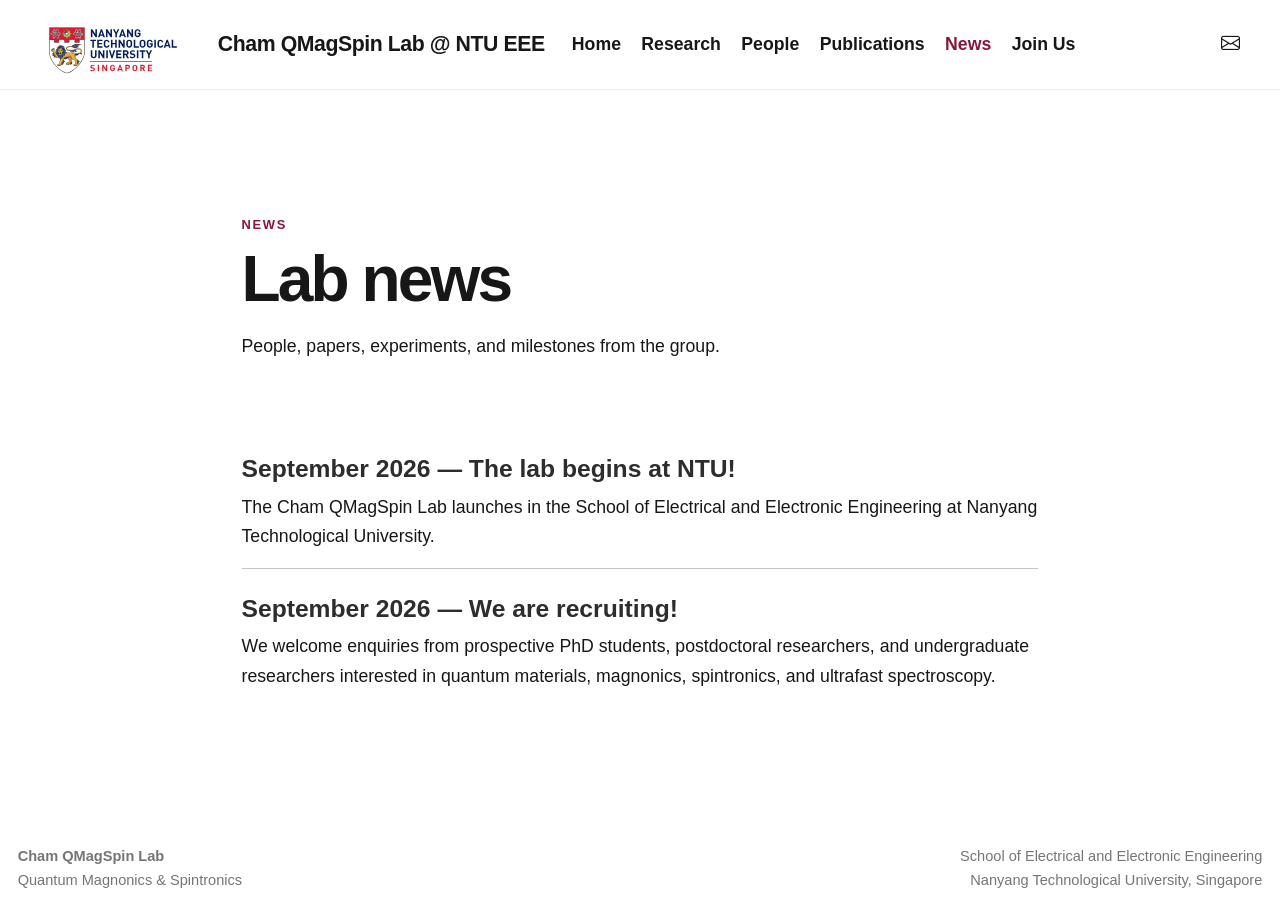
<file: news.html>
<!DOCTYPE html>
<html xmlns="http://www.w3.org/1999/xhtml" lang="en" xml:lang="en"><head>

<meta charset="utf-8">
<meta name="generator" content="quarto-1.11.9">

<meta name="viewport" content="width=device-width, initial-scale=1.0, user-scalable=yes">


<title>news – Cham QMagSpin Lab @ NTU EEE</title>
<style>
/* Default styles provided by pandoc.
** See https://pandoc.org/MANUAL.html#variables-for-html for config info.
*/
span.smallcaps{font-variant: small-caps;}
div.columns{display: flex; gap: 1.5em;}
div.column{flex: auto;}
@media screen {
div.columns{gap: min(4vw, 1.5em);}
div.column{overflow-x: auto;}
}
div.hanging-indent{margin-left: 1.5em; text-indent: -1.5em;}
ul.task-list{list-style: none;}
ul.task-list li input[type="checkbox"] {
  width: 0.8em;
  margin: 0 0.8em 0.2em -1em; /* quarto-specific, see https://github.com/quarto-dev/quarto-cli/issues/4556 */ 
  vertical-align: middle;
}
</style>


<script src="site_libs/quarto-nav/quarto-nav.js"></script>
<script src="site_libs/clipboard/clipboard.min.js"></script>
<script src="site_libs/quarto-html/quarto.js" type="module"></script>
<script src="site_libs/quarto-html/tabsets/tabsets.js" type="module"></script>
<script src="site_libs/quarto-html/scrollable-regions/scrollable-regions.js" type="module"></script>
<script src="site_libs/quarto-html/popper.min.js"></script>
<script src="site_libs/quarto-html/tippy.umd.min.js"></script>
<link href="site_libs/quarto-html/tippy.css" rel="stylesheet">
<link href="site_libs/quarto-html/quarto-syntax-highlighting-63b5708e65d6cd79cd7618c58d0c21e7.css" rel="stylesheet" id="quarto-text-highlighting-styles">
<script src="site_libs/bootstrap/bootstrap.min.js"></script>
<link href="site_libs/bootstrap/bootstrap-icons.css" rel="stylesheet">
<link href="site_libs/bootstrap/bootstrap-4a9234b0ddb16e4a7b7989575fe6dbbf.min.css" rel="stylesheet" append-hash="true" id="quarto-bootstrap" data-mode="light">
<script id="quarto-search-options" type="application/json">{
  "language": {
    "search-no-results-text": "No results",
    "search-matching-documents-text": "matching documents",
    "search-copy-link-title": "Copy link to search",
    "search-hide-matches-text": "Hide additional matches",
    "search-more-match-text": "more match in this document",
    "search-more-matches-text": "more matches in this document",
    "search-clear-button-title": "Clear",
    "search-text-placeholder": "",
    "search-detached-cancel-button-title": "Cancel",
    "search-submit-button-title": "Submit",
    "search-label": "Search"
  }
}</script>
<style>html{ scroll-behavior: smooth; }</style>


</head>

<body class="nav-fixed fullcontent quarto-light"><a id="quarto-skip-link" class="visually-hidden-focusable" href="#quarto-document-content">Skip to main content</a>

<div id="quarto-search-results"></div>
  <header id="quarto-header" class="headroom fixed-top">
    <nav class="navbar navbar-expand-lg " data-bs-theme="dark" aria-label="Site">
      <div class="navbar-container container-fluid">
      <div class="navbar-brand-container mx-auto">
    <a href="./index.html" class="navbar-brand navbar-brand-logo">
    <img src="./assets/logo.svg" alt="Nanyang Technological University" class="navbar-logo light-content">
    <img src="./assets/logo.svg" alt="Nanyang Technological University" class="navbar-logo dark-content">
    </a>
    <a class="navbar-brand" href="./index.html">
    <span class="navbar-title">Cham QMagSpin Lab @ NTU EEE</span>
    </a>
  </div>
          <button class="navbar-toggler" type="button" data-bs-toggle="collapse" data-bs-target="#navbarCollapse" aria-controls="navbarCollapse" aria-expanded="false" aria-label="Toggle navigation" onclick="if (window.quartoToggleHeadroom) { window.quartoToggleHeadroom(); }">
  <span class="navbar-toggler-icon"></span>
</button>
          <div class="collapse navbar-collapse" id="navbarCollapse">
            <ul class="navbar-nav navbar-nav-scroll me-auto">
  <li class="nav-item">
    <a class="nav-link" href="./index.html"> 
<span class="menu-text">Home</span></a>
  </li>  
  <li class="nav-item">
    <a class="nav-link" href="./research.html"> 
<span class="menu-text">Research</span></a>
  </li>  
  <li class="nav-item">
    <a class="nav-link" href="./people.html"> 
<span class="menu-text">People</span></a>
  </li>  
  <li class="nav-item">
    <a class="nav-link" href="./publications.html"> 
<span class="menu-text">Publications</span></a>
  </li>  
  <li class="nav-item">
    <a class="nav-link active" href="./news.html" aria-current="page"> 
<span class="menu-text">News</span></a>
  </li>  
  <li class="nav-item">
    <a class="nav-link" href="./join.html"> 
<span class="menu-text">Join Us</span></a>
  </li>  
</ul>
            <ul class="navbar-nav navbar-nav-scroll ms-auto">
  <li class="nav-item compact">
    <a class="nav-link" href="mailto:jerald.chamtm@ntu.edu.sg"> <i class="bi bi-envelope" role="img" aria-label="Email">
</i> 
<span class="menu-text"></span></a>
  </li>  
</ul>
          </div> <!-- /navcollapse -->
            <div class="quarto-navbar-tools">
</div>
      </div> <!-- /container-fluid -->
    </nav>
</header>
<!-- content -->
<div id="quarto-content" class="quarto-container page-columns page-rows-contents page-layout-article page-navbar">
<!-- sidebar -->
<!-- margin-sidebar -->
    
<!-- main -->
<main class="content" id="quarto-document-content" tabindex="-1"><header id="title-block-header" class="quarto-title-block"></header>




<div class="page-hero">
<div class="section-kicker">
News
</div>
<section id="lab-news" class="level1">
<h1>Lab news</h1>
<p>People, papers, experiments, and milestones from the group.</p>
</section>
</div>
<section id="september-2026-the-lab-begins-at-ntu" class="level3">
<h3 data-anchor-id="september-2026-the-lab-begins-at-ntu">September 2026 — The lab begins at NTU!</h3>
<p>The Cham QMagSpin Lab launches in the School of Electrical and Electronic Engineering at Nanyang Technological University.</p>
<hr>
</section>
<section id="september-2026-we-are-recruiting" class="level3">
<h3 data-anchor-id="september-2026-we-are-recruiting">September 2026 — We are recruiting!</h3>
<p>We welcome enquiries from prospective PhD students, postdoctoral researchers, and undergraduate researchers interested in quantum materials, magnonics, spintronics, and ultrafast spectroscopy.</p>


</section>

</main> <!-- /main -->
<script id="quarto-html-after-body" type="application/javascript">
  window.document.addEventListener("DOMContentLoaded", function (event) {
    const isCodeAnnotation = (el) => {
      for (const clz of el.classList) {
        if (clz.startsWith('code-annotation-')) {                     
          return true;
        }
      }
      return false;
    }
    const onCopySuccess = function(e) {
      // button target
      const button = e.trigger;
      // don't keep focus
      button.blur();
      // flash "checked"
      button.classList.add('code-copy-button-checked');
      var currentTitle = button.getAttribute("title");
      button.setAttribute("title", "Copied!");
      let tooltip;
      if (window.bootstrap) {
        button.setAttribute("data-bs-toggle", "tooltip");
        button.setAttribute("data-bs-placement", "left");
        button.setAttribute("data-bs-title", "Copied!");
        tooltip = new bootstrap.Tooltip(button, 
          { trigger: "manual", 
            customClass: "code-copy-button-tooltip",
            offset: [0, -8]});
        tooltip.show();    
      }
      setTimeout(function() {
        if (tooltip) {
          tooltip.hide();
          button.removeAttribute("data-bs-title");
          button.removeAttribute("data-bs-toggle");
          button.removeAttribute("data-bs-placement");
        }
        button.setAttribute("title", currentTitle);
        button.classList.remove('code-copy-button-checked');
      }, 1000);
      // clear code selection
      e.clearSelection();
    }
    const getTextToCopy = function(trigger) {
      const outerScaffold = trigger.parentElement.cloneNode(true);
      const codeEl = outerScaffold.querySelector('code');
      for (const childEl of codeEl.children) {
        if (isCodeAnnotation(childEl)) {
          childEl.remove();
        }
      }
      return codeEl.innerText;
    }
    const clipboard = new window.ClipboardJS('.code-copy-button:not([data-in-quarto-modal])', {
      text: getTextToCopy
    });
    clipboard.on('success', onCopySuccess);
    if (window.document.getElementById('quarto-embedded-source-code-modal')) {
      const clipboardModal = new window.ClipboardJS('.code-copy-button[data-in-quarto-modal]', {
        text: getTextToCopy,
        container: window.document.getElementById('quarto-embedded-source-code-modal')
      });
      clipboardModal.on('success', onCopySuccess);
    }
      var localhostRegex = new RegExp(/^(?:http|https):\/\/localhost\:?[0-9]*\//);
      var mailtoRegex = new RegExp(/^mailto:/);
        var filterRegex = new RegExp("https:\/\/chamgroupntu\.github\.io\/qmagspin-lab\/");
      const newWindowLabel = "(opens in a new tab)";
      const newWindowNoteId = "quarto-ext-newwindow-label";
      // Links reference one hidden label through aria-describedby, so the
      // announcement never changes their accessible name.
      var describeNewWindow = (link) => {
        if (!window.document.getElementById(newWindowNoteId)) {
          var newWindowNote = window.document.createElement("span");
          newWindowNote.id = newWindowNoteId;
          newWindowNote.hidden = true;
          newWindowNote.textContent = newWindowLabel;
          window.document.body.appendChild(newWindowNote);
        }
        var describedBy = (link.getAttribute("aria-describedby") || "").split(/\s+/).filter(Boolean);
        if (!describedBy.includes(newWindowNoteId)) {
          describedBy.push(newWindowNoteId);
          link.setAttribute("aria-describedby", describedBy.join(" "));
        }
      }
      var isInternal = (href) => {
          return filterRegex.test(href) || localhostRegex.test(href) || mailtoRegex.test(href);
      }
      // Inspect non-navigation links and adorn them if external
      window.quartoDecorateExternalLinks = function (root) {
     var links = (root || window.document).querySelectorAll('a[href]:not(.nav-link):not(.navbar-brand):not(.toc-action):not(.sidebar-link):not(.sidebar-item-toggle):not(.pagination-link):not(.no-external):not([aria-hidden]):not(.dropdown-item):not(.quarto-navigation-tool):not(.about-link)');
      for (var i=0; i<links.length; i++) {
        const link = links[i];
        if (!isInternal(link.href)) {
          // undo the damage that might have been done by quarto-nav.js in the case of
          // links that we want to consider external
          if (link.dataset.originalHref !== undefined) {
            link.href = link.dataset.originalHref;
          }
            // target, if specified
            link.setAttribute("target", "_blank");
            if (link.getAttribute("rel") === null) {
              link.setAttribute("rel", "noopener");
            }
            describeNewWindow(link);
          if (!link.classList.contains('no-external-icon')) {
          }
        }
      }
      };
      window.quartoDecorateExternalLinks(window.document);
    // Esc closes the popup (WCAG 1.4.13) and focus leaving both trigger and
    // popup closes it (WCAG 2.4.11); tippy handles neither for interactive popups.
    const hideOnEscAndFocusOut = {
      name: 'hideOnEscAndFocusOut',
      defaultValue: true,
      fn(instance) {
        const dismiss = () => {
          // A show scheduled by the trigger delay would otherwise reopen it
          instance.clearDelayTimeouts();
          instance.hide();
        };
        const onKeyDown = (event) => {
          if (event.key !== 'Escape') {
            return;
          }
          // Keep Esc from also reaching page handlers (e.g. reveal.js overview),
          // except an open reveal.js slide menu, which Esc should close too.
          // The menu handles keys only when its keyboard option is on.
          const menuHandlesEsc = window.Reveal?.getPlugin?.('menu')?.isOpen() &&
            window.Reveal.getConfig().menu?.keyboard !== false;
          if (!menuHandlesEsc) {
            event.stopPropagation();
          }
          if (instance.popper.contains(window.document.activeElement)) {
            // Disabled while refocusing so the focus trigger does not reopen it
            instance.disable();
            instance.reference.focus();
            instance.enable();
          }
          dismiss();
        };
        const onFocusOut = (event) => {
          const target = event.relatedTarget;
          if (target && !instance.reference.contains(target) &&
              !instance.popper.contains(target)) {
            dismiss();
          }
        };
        // On the trigger too: a click trigger (code-annotations: select) has no
        // blur handling. Attached for the instance's lifetime so leaving the
        // trigger also cancels a show still pending on the trigger delay.
        instance.reference.addEventListener('focusout', onFocusOut);
        return {
          onShow() {
            window.document.addEventListener('keydown', onKeyDown, true);
            instance.popper.addEventListener('focusout', onFocusOut);
          },
          onHide() {
            window.document.removeEventListener('keydown', onKeyDown, true);
            instance.popper.removeEventListener('focusout', onFocusOut);
          },
          onDestroy() {
            instance.reference.removeEventListener('focusout', onFocusOut);
          },
        };
      },
    };
    function tippyHover(el, contentFn, onTriggerFn, onUntriggerFn) {
      const config = {
        allowHTML: true,
        maxWidth: 500,
        delay: 100,
        arrow: false,
        appendTo: function(el) {
            return el.parentElement;
        },
        interactive: true,
        interactiveBorder: 10,
        theme: 'quarto',
        placement: 'bottom-start',
        plugins: [hideOnEscAndFocusOut],
      };
      if (contentFn) {
        config.content = contentFn;
      }
      if (onTriggerFn) {
        config.onTrigger = onTriggerFn;
      }
      if (onUntriggerFn) {
        config.onUntrigger = onUntriggerFn;
      }
      window.tippy(el, config); 
    }
    const noterefs = window.document.querySelectorAll('a[role="doc-noteref"]');
    for (var i=0; i<noterefs.length; i++) {
      const ref = noterefs[i];
      tippyHover(ref, function() {
        // use id or data attribute instead here
        let href = ref.getAttribute('data-footnote-href') || ref.getAttribute('href');
        try { href = new URL(href).hash; } catch {}
        const id = href.replace(/^#\/?/, "");
        const note = window.document.getElementById(id);
        if (note) {
          return note.innerHTML;
        } else {
          return "";
        }
      });
    }
    const xrefs = window.document.querySelectorAll('a.quarto-xref');
    const processXRef = (id, note) => {
      // Strip column container classes
      const stripColumnClz = (el) => {
        el.classList.remove("page-full", "page-columns");
        if (el.children) {
          for (const child of el.children) {
            stripColumnClz(child);
          }
        }
      }
      stripColumnClz(note)
      if (id === null || id.startsWith('sec-')) {
        // Special case sections, only their first couple elements
        const container = document.createElement("div");
        if (note.children && note.children.length > 2) {
          container.appendChild(note.children[0].cloneNode(true));
          for (let i = 1; i < note.children.length; i++) {
            const child = note.children[i];
            if (child.tagName === "P" && child.innerText === "") {
              continue;
            } else {
              container.appendChild(child.cloneNode(true));
              break;
            }
          }
          if (window.Quarto?.typesetMath) {
            window.Quarto.typesetMath(container);
          }
          return container.innerHTML
        } else {
          if (window.Quarto?.typesetMath) {
            window.Quarto.typesetMath(note);
          }
          return note.innerHTML;
        }
      } else {
        // Remove any anchor links if they are present
        const anchorLink = note.querySelector('a.anchorjs-link');
        if (anchorLink) {
          anchorLink.remove();
        }
        if (window.Quarto?.typesetMath) {
          window.Quarto.typesetMath(note);
        }
        if (note.classList.contains("callout")) {
          return note.outerHTML;
        } else {
          return note.innerHTML;
        }
      }
    }
    for (var i=0; i<xrefs.length; i++) {
      const xref = xrefs[i];
      tippyHover(xref, undefined, function(instance) {
        instance.disable();
        let url = xref.getAttribute('href');
        let hash = undefined; 
        if (url.startsWith('#')) {
          hash = url;
        } else {
          try { hash = new URL(url).hash; } catch {}
        }
        if (hash) {
          const id = hash.replace(/^#\/?/, "");
          const note = window.document.getElementById(id);
          if (note !== null) {
            try {
              const html = processXRef(id, note.cloneNode(true));
              instance.setContent(html);
            } finally {
              instance.enable();
              instance.show();
            }
          } else {
            // See if we can fetch this
            fetch(url.split('#')[0])
            .then(res => res.text())
            .then(html => {
              const parser = new DOMParser();
              const htmlDoc = parser.parseFromString(html, "text/html");
              const note = htmlDoc.getElementById(id);
              if (note !== null) {
                const html = processXRef(id, note);
                instance.setContent(html);
              } 
            }).finally(() => {
              instance.enable();
              instance.show();
            });
          }
        } else {
          // See if we can fetch a full url (with no hash to target)
          // This is a special case and we should probably do some content thinning / targeting
          fetch(url)
          .then(res => res.text())
          .then(html => {
            const parser = new DOMParser();
            const htmlDoc = parser.parseFromString(html, "text/html");
            const note = htmlDoc.querySelector('main.content');
            if (note !== null) {
              // This should only happen for chapter cross references
              // (since there is no id in the URL)
              // remove the first header
              if (note.children.length > 0 && note.children[0].tagName === "HEADER") {
                note.children[0].remove();
              }
              const html = processXRef(null, note);
              instance.setContent(html);
            } 
          }).finally(() => {
            instance.enable();
            instance.show();
          });
        }
      }, function(instance) {
      });
    }
        let selectedAnnoteEl;
        const selectorForAnnotation = ( cell, annotation) => {
          let cellAttr = 'data-code-cell="' + cell + '"';
          let lineAttr = 'data-code-annotation="' +  annotation + '"';
          const selector = 'span[' + cellAttr + '][' + lineAttr + ']';
          return selector;
        }
        const selectCodeLines = (annoteEl) => {
          const doc = window.document;
          const targetCell = annoteEl.getAttribute("data-target-cell");
          const targetAnnotation = annoteEl.getAttribute("data-target-annotation");
          const annoteSpan = window.document.querySelector(selectorForAnnotation(targetCell, targetAnnotation));
          const lines = annoteSpan.getAttribute("data-code-lines").split(",");
          const lineIds = lines.map((line) => {
            return targetCell + "-" + line;
          })
          // Each band is positioned against its own containing block, which is
          // not the offsetParent of the lines, so place it from client rects.
          const placeBand = (band, firstEl, lastEl, codeBlock) => {
            const container = band.offsetParent;
            if (container === null) {
              return;
            }
            const containerRect = container.getBoundingClientRect();
            // Reveal.js scales slides with a transform, so convert client
            // pixels back to the CSS pixels of the container.
            const scale = containerRect.height / container.offsetHeight || 1;
            const firstRect = firstEl.getBoundingClientRect();
            const lastRect = lastEl.getBoundingClientRect();
            const top = (firstRect.top - containerRect.top) / scale - container.clientTop + container.scrollTop;
            const height = (lastRect.bottom - firstRect.top) / scale;
            band.style.top = top - 2 + "px";
            band.style.height = height + 4 + "px";
            if (codeBlock) {
              // Without the copy button wrapper, the containing block is wider
              // than the code block, so span the code block explicitly.
              const blockRect = codeBlock.getBoundingClientRect();
              band.style.left = (blockRect.left - containerRect.left) / scale - container.clientLeft + container.scrollLeft + "px";
              band.style.width = blockRect.width / scale + "px";
            }
          };
          if (lineIds.length > 0) {
            const el = window.document.getElementById(lineIds[0]);
            const lastEl = window.document.getElementById(lineIds[lineIds.length - 1]);
            const parent = el.parentElement.parentElement;
            // cook up a div (if necessary) and position it
            let div = window.document.getElementById("code-annotation-line-highlight");
            if (div === null) {
              div = window.document.createElement("div");
              div.setAttribute("id", "code-annotation-line-highlight");
              div.style.position = 'absolute';
              parent.appendChild(div);
            }
            placeBand(div, el, lastEl, parent.closest("div.sourceCode") || parent);
            let gutterDiv = window.document.getElementById("code-annotation-line-highlight-gutter");
            if (gutterDiv === null) {
              gutterDiv = window.document.createElement("div");
              gutterDiv.setAttribute("id", "code-annotation-line-highlight-gutter");
              gutterDiv.style.position = 'absolute';
              const codeCell = window.document.getElementById(targetCell);
              const gutter = codeCell.querySelector('.code-annotation-gutter');
              gutter.appendChild(gutterDiv);
            }
            placeBand(gutterDiv, el, lastEl);
            selectedAnnoteEl = annoteEl;
          }
        };
        const unselectCodeLines = () => {
          const elementsIds = ["code-annotation-line-highlight", "code-annotation-line-highlight-gutter"];
          elementsIds.forEach((elId) => {
            const div = window.document.getElementById(elId);
            if (div) {
              div.remove();
            }
          });
          selectedAnnoteEl = undefined;
        };
          // Handle positioning of the toggle
      window.addEventListener(
        "resize",
        throttle(() => {
          elRect = undefined;
          if (selectedAnnoteEl) {
            selectCodeLines(selectedAnnoteEl);
          }
        }, 10)
      );
      function throttle(fn, ms) {
      let throttle = false;
      let timer;
        return (...args) => {
          if(!throttle) { // first call gets through
              fn.apply(this, args);
              throttle = true;
          } else { // all the others get throttled
              if(timer) clearTimeout(timer); // cancel #2
              timer = setTimeout(() => {
                fn.apply(this, args);
                timer = throttle = false;
              }, ms);
          }
        };
      }
        // Attach click handler to the DT
        const annoteDls = window.document.querySelectorAll('dt[data-target-cell]');
        for (const annoteDlNode of annoteDls) {
          annoteDlNode.addEventListener('click', (event) => {
            const clickedEl = event.target;
            if (clickedEl !== selectedAnnoteEl) {
              unselectCodeLines();
              const activeEl = window.document.querySelector('dt[data-target-cell].code-annotation-active');
              if (activeEl) {
                activeEl.classList.remove('code-annotation-active');
              }
              selectCodeLines(clickedEl);
              clickedEl.classList.add('code-annotation-active');
            } else {
              // Unselect the line
              unselectCodeLines();
              clickedEl.classList.remove('code-annotation-active');
            }
          });
        }
    const findCites = (el) => {
      const parentEl = el.parentElement;
      if (parentEl) {
        const cites = parentEl.dataset.cites;
        if (cites) {
          return {
            el,
            cites: cites.split(' ')
          };
        } else {
          return findCites(el.parentElement)
        }
      } else {
        return undefined;
      }
    };
    var bibliorefs = window.document.querySelectorAll('a[role="doc-biblioref"]');
    for (var i=0; i<bibliorefs.length; i++) {
      const ref = bibliorefs[i];
      const citeInfo = findCites(ref);
      if (citeInfo) {
        tippyHover(citeInfo.el, function() {
          var popup = window.document.createElement('div');
          citeInfo.cites.forEach(function(cite) {
            var citeDiv = window.document.createElement('div');
            citeDiv.classList.add('hanging-indent');
            citeDiv.classList.add('csl-entry');
            var biblioDiv = window.document.getElementById('ref-' + cite);
            if (biblioDiv) {
              citeDiv.innerHTML = biblioDiv.innerHTML;
            }
            popup.appendChild(citeDiv);
          });
          return popup.innerHTML;
        });
      }
    }
  });
  </script>
  <script type="application/javascript">
  window.quartoScrollableRegionsLabels = {"code":"Scrollable code","output":"Scrollable output"};
  </script>
</div> <!-- /content -->
<footer class="footer">
  <div class="nav-footer">
    <div class="nav-footer-left">
<p><strong>Cham QMagSpin Lab</strong><br>
Quantum Magnonics &amp; Spintronics</p>
</div>   
    <div class="nav-footer-center">
      &nbsp;
    </div>
    <div class="nav-footer-right">
<p>School of Electrical and Electronic Engineering<br>
Nanyang Technological University, Singapore</p>
</div>
  </div>
</footer>




<script src="site_libs/quarto-html/zenscroll-min.js"></script>
</body></html>
</file>
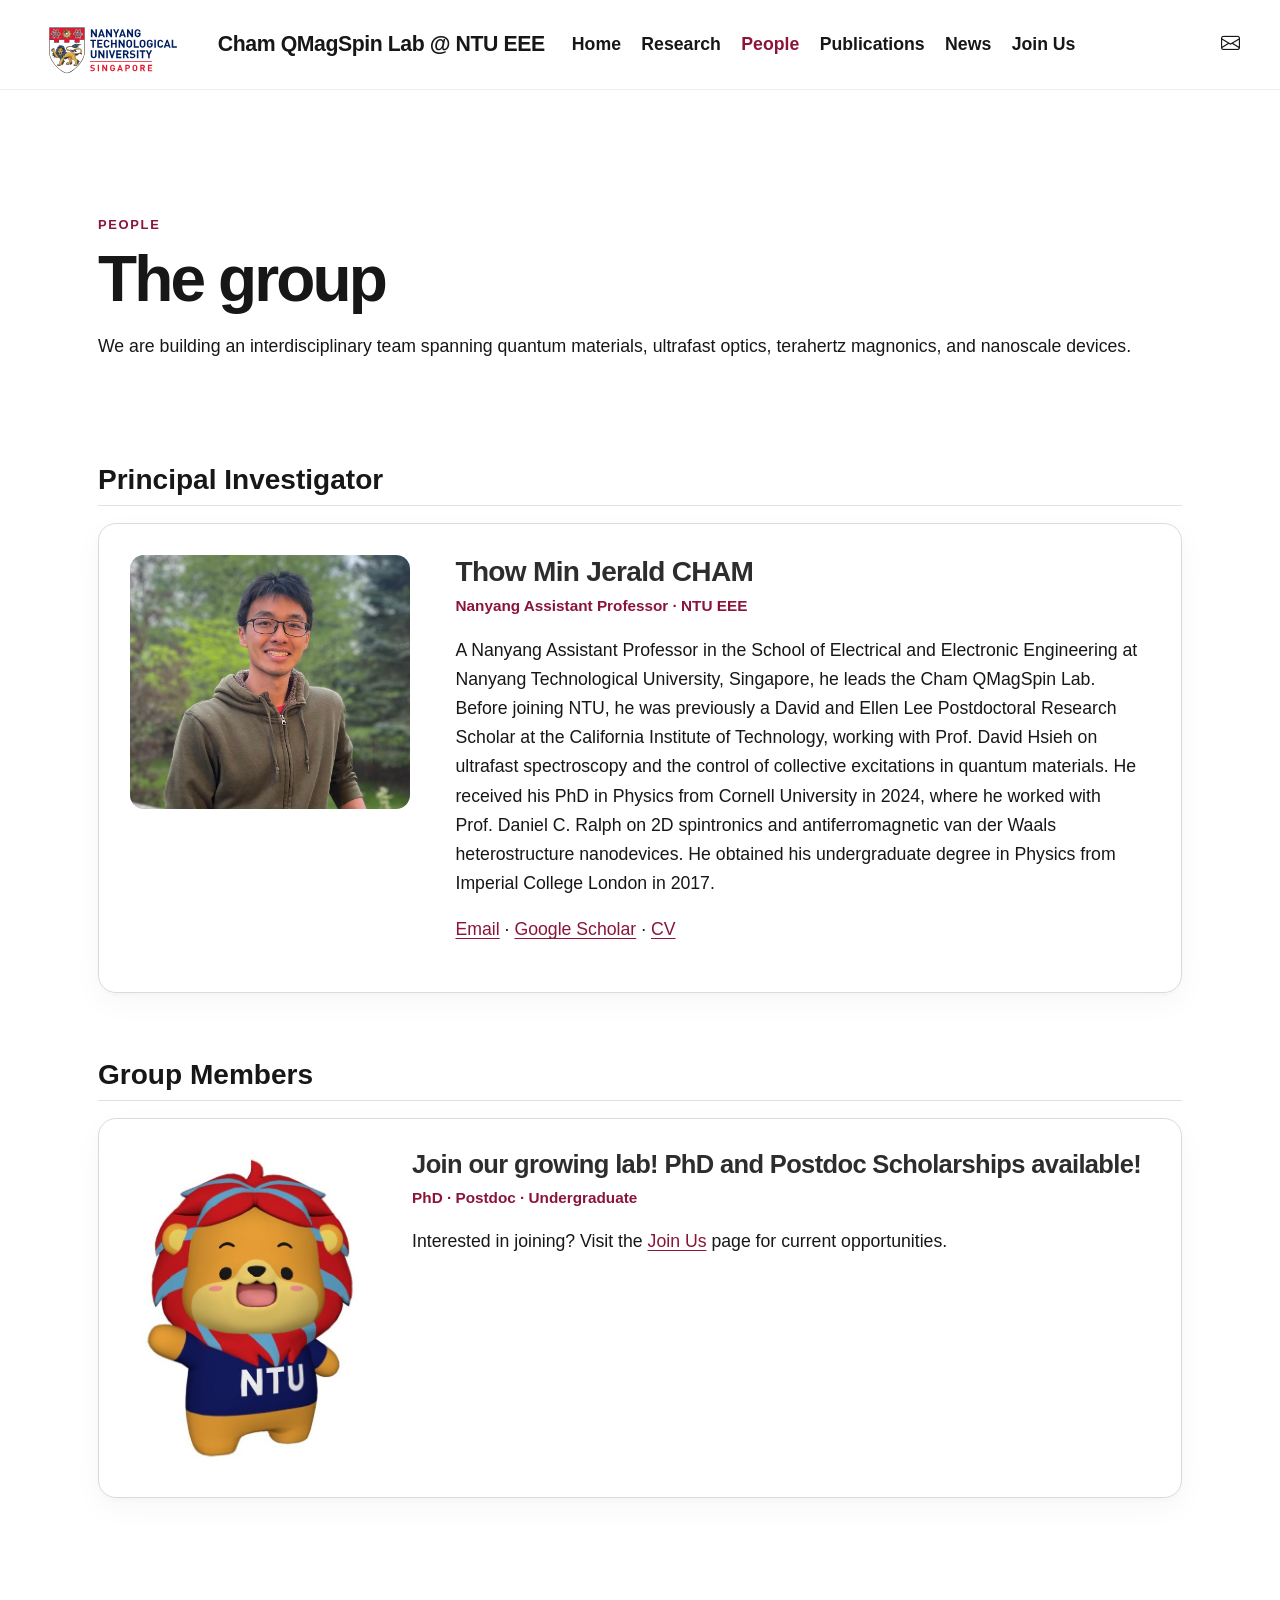
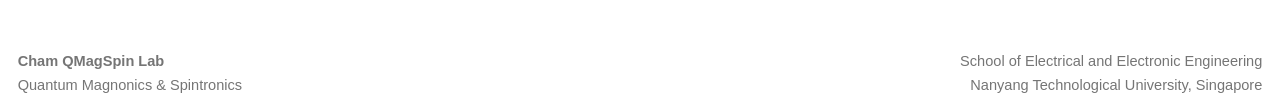
<file: people.html>
<!DOCTYPE html>
<html xmlns="http://www.w3.org/1999/xhtml" lang="en" xml:lang="en"><head>

<meta charset="utf-8">
<meta name="generator" content="quarto-1.11.9">

<meta name="viewport" content="width=device-width, initial-scale=1.0, user-scalable=yes">


<title>people – Cham QMagSpin Lab @ NTU EEE</title>
<style>
/* Default styles provided by pandoc.
** See https://pandoc.org/MANUAL.html#variables-for-html for config info.
*/
span.smallcaps{font-variant: small-caps;}
div.columns{display: flex; gap: 1.5em;}
div.column{flex: auto;}
@media screen {
div.columns{gap: min(4vw, 1.5em);}
div.column{overflow-x: auto;}
}
div.hanging-indent{margin-left: 1.5em; text-indent: -1.5em;}
ul.task-list{list-style: none;}
ul.task-list li input[type="checkbox"] {
  width: 0.8em;
  margin: 0 0.8em 0.2em -1em; /* quarto-specific, see https://github.com/quarto-dev/quarto-cli/issues/4556 */ 
  vertical-align: middle;
}
</style>


<script src="site_libs/quarto-nav/quarto-nav.js"></script>
<script src="site_libs/clipboard/clipboard.min.js"></script>
<script src="site_libs/quarto-html/quarto.js" type="module"></script>
<script src="site_libs/quarto-html/tabsets/tabsets.js" type="module"></script>
<script src="site_libs/quarto-html/scrollable-regions/scrollable-regions.js" type="module"></script>
<script src="site_libs/quarto-html/popper.min.js"></script>
<script src="site_libs/quarto-html/tippy.umd.min.js"></script>
<link href="site_libs/quarto-html/tippy.css" rel="stylesheet">
<link href="site_libs/quarto-html/quarto-syntax-highlighting-63b5708e65d6cd79cd7618c58d0c21e7.css" rel="stylesheet" id="quarto-text-highlighting-styles">
<script src="site_libs/bootstrap/bootstrap.min.js"></script>
<link href="site_libs/bootstrap/bootstrap-icons.css" rel="stylesheet">
<link href="site_libs/bootstrap/bootstrap-4a9234b0ddb16e4a7b7989575fe6dbbf.min.css" rel="stylesheet" append-hash="true" id="quarto-bootstrap" data-mode="light">
<script id="quarto-search-options" type="application/json">{
  "language": {
    "search-no-results-text": "No results",
    "search-matching-documents-text": "matching documents",
    "search-copy-link-title": "Copy link to search",
    "search-hide-matches-text": "Hide additional matches",
    "search-more-match-text": "more match in this document",
    "search-more-matches-text": "more matches in this document",
    "search-clear-button-title": "Clear",
    "search-text-placeholder": "",
    "search-detached-cancel-button-title": "Cancel",
    "search-submit-button-title": "Submit",
    "search-label": "Search"
  }
}</script>
<style>html{ scroll-behavior: smooth; }</style>


</head>

<body class="nav-fixed quarto-light"><a id="quarto-skip-link" class="visually-hidden-focusable" href="#quarto-document-content">Skip to main content</a>

<div id="quarto-search-results"></div>
  <header id="quarto-header" class="headroom fixed-top">
    <nav class="navbar navbar-expand-lg " data-bs-theme="dark" aria-label="Site">
      <div class="navbar-container container-fluid">
      <div class="navbar-brand-container mx-auto">
    <a href="./index.html" class="navbar-brand navbar-brand-logo">
    <img src="./assets/logo.svg" alt="Nanyang Technological University" class="navbar-logo light-content">
    <img src="./assets/logo.svg" alt="Nanyang Technological University" class="navbar-logo dark-content">
    </a>
    <a class="navbar-brand" href="./index.html">
    <span class="navbar-title">Cham QMagSpin Lab @ NTU EEE</span>
    </a>
  </div>
          <button class="navbar-toggler" type="button" data-bs-toggle="collapse" data-bs-target="#navbarCollapse" aria-controls="navbarCollapse" aria-expanded="false" aria-label="Toggle navigation" onclick="if (window.quartoToggleHeadroom) { window.quartoToggleHeadroom(); }">
  <span class="navbar-toggler-icon"></span>
</button>
          <div class="collapse navbar-collapse" id="navbarCollapse">
            <ul class="navbar-nav navbar-nav-scroll me-auto">
  <li class="nav-item">
    <a class="nav-link" href="./index.html"> 
<span class="menu-text">Home</span></a>
  </li>  
  <li class="nav-item">
    <a class="nav-link" href="./research.html"> 
<span class="menu-text">Research</span></a>
  </li>  
  <li class="nav-item">
    <a class="nav-link active" href="./people.html" aria-current="page"> 
<span class="menu-text">People</span></a>
  </li>  
  <li class="nav-item">
    <a class="nav-link" href="./publications.html"> 
<span class="menu-text">Publications</span></a>
  </li>  
  <li class="nav-item">
    <a class="nav-link" href="./news.html"> 
<span class="menu-text">News</span></a>
  </li>  
  <li class="nav-item">
    <a class="nav-link" href="./join.html"> 
<span class="menu-text">Join Us</span></a>
  </li>  
</ul>
            <ul class="navbar-nav navbar-nav-scroll ms-auto">
  <li class="nav-item compact">
    <a class="nav-link" href="mailto:jerald.chamtm@ntu.edu.sg"> <i class="bi bi-envelope" role="img" aria-label="Email">
</i> 
<span class="menu-text"></span></a>
  </li>  
</ul>
          </div> <!-- /navcollapse -->
            <div class="quarto-navbar-tools">
</div>
      </div> <!-- /container-fluid -->
    </nav>
</header>
<!-- content -->
<div id="quarto-content" class="quarto-container page-columns page-rows-contents page-layout-full page-navbar">
<!-- sidebar -->
<!-- margin-sidebar -->
    
<!-- main -->
<main class="content column-page" id="quarto-document-content" tabindex="-1"><header id="title-block-header" class="quarto-title-block"></header>




<div class="people-page">
<div class="page-hero">
<div class="section-kicker">
People
</div>
<section id="the-group" class="level1">
<h1>The group</h1>
<p>We are building an interdisciplinary team spanning quantum materials, ultrafast optics, terahertz magnonics, and nanoscale devices.</p>
</section>
</div>
<section id="principal-investigator" class="level2">
<h2 data-anchor-id="principal-investigator">Principal Investigator</h2>
<div class="person-grid pi-grid">
<div class="person-card">
<p><img src="assets/jerald.jpeg" class="img-fluid"></p>
<section id="thow-min-jerald-cham" class="level3">
<h3 data-anchor-id="thow-min-jerald-cham">Thow Min Jerald CHAM</h3>
<div class="person-role">
Nanyang Assistant Professor · NTU EEE
</div>
<p>A Nanyang Assistant Professor in the School of Electrical and Electronic Engineering at Nanyang Technological University, Singapore, he leads the Cham QMagSpin Lab. Before joining NTU, he was previously a David and Ellen Lee Postdoctoral Research Scholar at the California Institute of Technology, working with Prof.&nbsp;David Hsieh on ultrafast spectroscopy and the control of collective excitations in quantum materials. He received his PhD in Physics from Cornell University in 2024, where he worked with Prof.&nbsp;Daniel C. Ralph on 2D spintronics and antiferromagnetic van der Waals heterostructure nanodevices. He obtained his undergraduate degree in Physics from Imperial College London in 2017.</p>
<p><a href="mailto:jerald.chamtm@ntu.edu.sg">Email</a> · <a href="https://scholar.google.com/citations?user=_OkT6W4AAAAJ">Google Scholar</a> · <a href="assets/Cham_CV2026_groupwebsitev3.pdf">CV</a></p>
</section>
</div>
</div>
</section>
<section id="group-members" class="level2">
<h2 data-anchor-id="group-members">Group Members</h2>
<div class="person-grid">
<div class="person-card">
<p><img src="assets/Mascot.jpg" class="img-fluid"></p>
<section id="join-our-growing-lab-phd-and-postdoc-scholarships-available" class="level3">
<h3 data-anchor-id="join-our-growing-lab-phd-and-postdoc-scholarships-available">Join our growing lab! PhD and Postdoc Scholarships available!</h3>
<div class="person-role">
PhD · Postdoc · Undergraduate
</div>
<p>Interested in joining? Visit the <a href="./join.html">Join Us</a> page for current opportunities.</p>
</section>
</div>
</div>
</section>
</div>



</main> <!-- /main -->
<script id="quarto-html-after-body" type="application/javascript">
  window.document.addEventListener("DOMContentLoaded", function (event) {
    const isCodeAnnotation = (el) => {
      for (const clz of el.classList) {
        if (clz.startsWith('code-annotation-')) {                     
          return true;
        }
      }
      return false;
    }
    const onCopySuccess = function(e) {
      // button target
      const button = e.trigger;
      // don't keep focus
      button.blur();
      // flash "checked"
      button.classList.add('code-copy-button-checked');
      var currentTitle = button.getAttribute("title");
      button.setAttribute("title", "Copied!");
      let tooltip;
      if (window.bootstrap) {
        button.setAttribute("data-bs-toggle", "tooltip");
        button.setAttribute("data-bs-placement", "left");
        button.setAttribute("data-bs-title", "Copied!");
        tooltip = new bootstrap.Tooltip(button, 
          { trigger: "manual", 
            customClass: "code-copy-button-tooltip",
            offset: [0, -8]});
        tooltip.show();    
      }
      setTimeout(function() {
        if (tooltip) {
          tooltip.hide();
          button.removeAttribute("data-bs-title");
          button.removeAttribute("data-bs-toggle");
          button.removeAttribute("data-bs-placement");
        }
        button.setAttribute("title", currentTitle);
        button.classList.remove('code-copy-button-checked');
      }, 1000);
      // clear code selection
      e.clearSelection();
    }
    const getTextToCopy = function(trigger) {
      const outerScaffold = trigger.parentElement.cloneNode(true);
      const codeEl = outerScaffold.querySelector('code');
      for (const childEl of codeEl.children) {
        if (isCodeAnnotation(childEl)) {
          childEl.remove();
        }
      }
      return codeEl.innerText;
    }
    const clipboard = new window.ClipboardJS('.code-copy-button:not([data-in-quarto-modal])', {
      text: getTextToCopy
    });
    clipboard.on('success', onCopySuccess);
    if (window.document.getElementById('quarto-embedded-source-code-modal')) {
      const clipboardModal = new window.ClipboardJS('.code-copy-button[data-in-quarto-modal]', {
        text: getTextToCopy,
        container: window.document.getElementById('quarto-embedded-source-code-modal')
      });
      clipboardModal.on('success', onCopySuccess);
    }
      var localhostRegex = new RegExp(/^(?:http|https):\/\/localhost\:?[0-9]*\//);
      var mailtoRegex = new RegExp(/^mailto:/);
        var filterRegex = new RegExp("https:\/\/chamgroupntu\.github\.io\/qmagspin-lab\/");
      const newWindowLabel = "(opens in a new tab)";
      const newWindowNoteId = "quarto-ext-newwindow-label";
      // Links reference one hidden label through aria-describedby, so the
      // announcement never changes their accessible name.
      var describeNewWindow = (link) => {
        if (!window.document.getElementById(newWindowNoteId)) {
          var newWindowNote = window.document.createElement("span");
          newWindowNote.id = newWindowNoteId;
          newWindowNote.hidden = true;
          newWindowNote.textContent = newWindowLabel;
          window.document.body.appendChild(newWindowNote);
        }
        var describedBy = (link.getAttribute("aria-describedby") || "").split(/\s+/).filter(Boolean);
        if (!describedBy.includes(newWindowNoteId)) {
          describedBy.push(newWindowNoteId);
          link.setAttribute("aria-describedby", describedBy.join(" "));
        }
      }
      var isInternal = (href) => {
          return filterRegex.test(href) || localhostRegex.test(href) || mailtoRegex.test(href);
      }
      // Inspect non-navigation links and adorn them if external
      window.quartoDecorateExternalLinks = function (root) {
     var links = (root || window.document).querySelectorAll('a[href]:not(.nav-link):not(.navbar-brand):not(.toc-action):not(.sidebar-link):not(.sidebar-item-toggle):not(.pagination-link):not(.no-external):not([aria-hidden]):not(.dropdown-item):not(.quarto-navigation-tool):not(.about-link)');
      for (var i=0; i<links.length; i++) {
        const link = links[i];
        if (!isInternal(link.href)) {
          // undo the damage that might have been done by quarto-nav.js in the case of
          // links that we want to consider external
          if (link.dataset.originalHref !== undefined) {
            link.href = link.dataset.originalHref;
          }
            // target, if specified
            link.setAttribute("target", "_blank");
            if (link.getAttribute("rel") === null) {
              link.setAttribute("rel", "noopener");
            }
            describeNewWindow(link);
          if (!link.classList.contains('no-external-icon')) {
          }
        }
      }
      };
      window.quartoDecorateExternalLinks(window.document);
    // Esc closes the popup (WCAG 1.4.13) and focus leaving both trigger and
    // popup closes it (WCAG 2.4.11); tippy handles neither for interactive popups.
    const hideOnEscAndFocusOut = {
      name: 'hideOnEscAndFocusOut',
      defaultValue: true,
      fn(instance) {
        const dismiss = () => {
          // A show scheduled by the trigger delay would otherwise reopen it
          instance.clearDelayTimeouts();
          instance.hide();
        };
        const onKeyDown = (event) => {
          if (event.key !== 'Escape') {
            return;
          }
          // Keep Esc from also reaching page handlers (e.g. reveal.js overview),
          // except an open reveal.js slide menu, which Esc should close too.
          // The menu handles keys only when its keyboard option is on.
          const menuHandlesEsc = window.Reveal?.getPlugin?.('menu')?.isOpen() &&
            window.Reveal.getConfig().menu?.keyboard !== false;
          if (!menuHandlesEsc) {
            event.stopPropagation();
          }
          if (instance.popper.contains(window.document.activeElement)) {
            // Disabled while refocusing so the focus trigger does not reopen it
            instance.disable();
            instance.reference.focus();
            instance.enable();
          }
          dismiss();
        };
        const onFocusOut = (event) => {
          const target = event.relatedTarget;
          if (target && !instance.reference.contains(target) &&
              !instance.popper.contains(target)) {
            dismiss();
          }
        };
        // On the trigger too: a click trigger (code-annotations: select) has no
        // blur handling. Attached for the instance's lifetime so leaving the
        // trigger also cancels a show still pending on the trigger delay.
        instance.reference.addEventListener('focusout', onFocusOut);
        return {
          onShow() {
            window.document.addEventListener('keydown', onKeyDown, true);
            instance.popper.addEventListener('focusout', onFocusOut);
          },
          onHide() {
            window.document.removeEventListener('keydown', onKeyDown, true);
            instance.popper.removeEventListener('focusout', onFocusOut);
          },
          onDestroy() {
            instance.reference.removeEventListener('focusout', onFocusOut);
          },
        };
      },
    };
    function tippyHover(el, contentFn, onTriggerFn, onUntriggerFn) {
      const config = {
        allowHTML: true,
        maxWidth: 500,
        delay: 100,
        arrow: false,
        appendTo: function(el) {
            return el.parentElement;
        },
        interactive: true,
        interactiveBorder: 10,
        theme: 'quarto',
        placement: 'bottom-start',
        plugins: [hideOnEscAndFocusOut],
      };
      if (contentFn) {
        config.content = contentFn;
      }
      if (onTriggerFn) {
        config.onTrigger = onTriggerFn;
      }
      if (onUntriggerFn) {
        config.onUntrigger = onUntriggerFn;
      }
      window.tippy(el, config); 
    }
    const noterefs = window.document.querySelectorAll('a[role="doc-noteref"]');
    for (var i=0; i<noterefs.length; i++) {
      const ref = noterefs[i];
      tippyHover(ref, function() {
        // use id or data attribute instead here
        let href = ref.getAttribute('data-footnote-href') || ref.getAttribute('href');
        try { href = new URL(href).hash; } catch {}
        const id = href.replace(/^#\/?/, "");
        const note = window.document.getElementById(id);
        if (note) {
          return note.innerHTML;
        } else {
          return "";
        }
      });
    }
    const xrefs = window.document.querySelectorAll('a.quarto-xref');
    const processXRef = (id, note) => {
      // Strip column container classes
      const stripColumnClz = (el) => {
        el.classList.remove("page-full", "page-columns");
        if (el.children) {
          for (const child of el.children) {
            stripColumnClz(child);
          }
        }
      }
      stripColumnClz(note)
      if (id === null || id.startsWith('sec-')) {
        // Special case sections, only their first couple elements
        const container = document.createElement("div");
        if (note.children && note.children.length > 2) {
          container.appendChild(note.children[0].cloneNode(true));
          for (let i = 1; i < note.children.length; i++) {
            const child = note.children[i];
            if (child.tagName === "P" && child.innerText === "") {
              continue;
            } else {
              container.appendChild(child.cloneNode(true));
              break;
            }
          }
          if (window.Quarto?.typesetMath) {
            window.Quarto.typesetMath(container);
          }
          return container.innerHTML
        } else {
          if (window.Quarto?.typesetMath) {
            window.Quarto.typesetMath(note);
          }
          return note.innerHTML;
        }
      } else {
        // Remove any anchor links if they are present
        const anchorLink = note.querySelector('a.anchorjs-link');
        if (anchorLink) {
          anchorLink.remove();
        }
        if (window.Quarto?.typesetMath) {
          window.Quarto.typesetMath(note);
        }
        if (note.classList.contains("callout")) {
          return note.outerHTML;
        } else {
          return note.innerHTML;
        }
      }
    }
    for (var i=0; i<xrefs.length; i++) {
      const xref = xrefs[i];
      tippyHover(xref, undefined, function(instance) {
        instance.disable();
        let url = xref.getAttribute('href');
        let hash = undefined; 
        if (url.startsWith('#')) {
          hash = url;
        } else {
          try { hash = new URL(url).hash; } catch {}
        }
        if (hash) {
          const id = hash.replace(/^#\/?/, "");
          const note = window.document.getElementById(id);
          if (note !== null) {
            try {
              const html = processXRef(id, note.cloneNode(true));
              instance.setContent(html);
            } finally {
              instance.enable();
              instance.show();
            }
          } else {
            // See if we can fetch this
            fetch(url.split('#')[0])
            .then(res => res.text())
            .then(html => {
              const parser = new DOMParser();
              const htmlDoc = parser.parseFromString(html, "text/html");
              const note = htmlDoc.getElementById(id);
              if (note !== null) {
                const html = processXRef(id, note);
                instance.setContent(html);
              } 
            }).finally(() => {
              instance.enable();
              instance.show();
            });
          }
        } else {
          // See if we can fetch a full url (with no hash to target)
          // This is a special case and we should probably do some content thinning / targeting
          fetch(url)
          .then(res => res.text())
          .then(html => {
            const parser = new DOMParser();
            const htmlDoc = parser.parseFromString(html, "text/html");
            const note = htmlDoc.querySelector('main.content');
            if (note !== null) {
              // This should only happen for chapter cross references
              // (since there is no id in the URL)
              // remove the first header
              if (note.children.length > 0 && note.children[0].tagName === "HEADER") {
                note.children[0].remove();
              }
              const html = processXRef(null, note);
              instance.setContent(html);
            } 
          }).finally(() => {
            instance.enable();
            instance.show();
          });
        }
      }, function(instance) {
      });
    }
        let selectedAnnoteEl;
        const selectorForAnnotation = ( cell, annotation) => {
          let cellAttr = 'data-code-cell="' + cell + '"';
          let lineAttr = 'data-code-annotation="' +  annotation + '"';
          const selector = 'span[' + cellAttr + '][' + lineAttr + ']';
          return selector;
        }
        const selectCodeLines = (annoteEl) => {
          const doc = window.document;
          const targetCell = annoteEl.getAttribute("data-target-cell");
          const targetAnnotation = annoteEl.getAttribute("data-target-annotation");
          const annoteSpan = window.document.querySelector(selectorForAnnotation(targetCell, targetAnnotation));
          const lines = annoteSpan.getAttribute("data-code-lines").split(",");
          const lineIds = lines.map((line) => {
            return targetCell + "-" + line;
          })
          // Each band is positioned against its own containing block, which is
          // not the offsetParent of the lines, so place it from client rects.
          const placeBand = (band, firstEl, lastEl, codeBlock) => {
            const container = band.offsetParent;
            if (container === null) {
              return;
            }
            const containerRect = container.getBoundingClientRect();
            // Reveal.js scales slides with a transform, so convert client
            // pixels back to the CSS pixels of the container.
            const scale = containerRect.height / container.offsetHeight || 1;
            const firstRect = firstEl.getBoundingClientRect();
            const lastRect = lastEl.getBoundingClientRect();
            const top = (firstRect.top - containerRect.top) / scale - container.clientTop + container.scrollTop;
            const height = (lastRect.bottom - firstRect.top) / scale;
            band.style.top = top - 2 + "px";
            band.style.height = height + 4 + "px";
            if (codeBlock) {
              // Without the copy button wrapper, the containing block is wider
              // than the code block, so span the code block explicitly.
              const blockRect = codeBlock.getBoundingClientRect();
              band.style.left = (blockRect.left - containerRect.left) / scale - container.clientLeft + container.scrollLeft + "px";
              band.style.width = blockRect.width / scale + "px";
            }
          };
          if (lineIds.length > 0) {
            const el = window.document.getElementById(lineIds[0]);
            const lastEl = window.document.getElementById(lineIds[lineIds.length - 1]);
            const parent = el.parentElement.parentElement;
            // cook up a div (if necessary) and position it
            let div = window.document.getElementById("code-annotation-line-highlight");
            if (div === null) {
              div = window.document.createElement("div");
              div.setAttribute("id", "code-annotation-line-highlight");
              div.style.position = 'absolute';
              parent.appendChild(div);
            }
            placeBand(div, el, lastEl, parent.closest("div.sourceCode") || parent);
            let gutterDiv = window.document.getElementById("code-annotation-line-highlight-gutter");
            if (gutterDiv === null) {
              gutterDiv = window.document.createElement("div");
              gutterDiv.setAttribute("id", "code-annotation-line-highlight-gutter");
              gutterDiv.style.position = 'absolute';
              const codeCell = window.document.getElementById(targetCell);
              const gutter = codeCell.querySelector('.code-annotation-gutter');
              gutter.appendChild(gutterDiv);
            }
            placeBand(gutterDiv, el, lastEl);
            selectedAnnoteEl = annoteEl;
          }
        };
        const unselectCodeLines = () => {
          const elementsIds = ["code-annotation-line-highlight", "code-annotation-line-highlight-gutter"];
          elementsIds.forEach((elId) => {
            const div = window.document.getElementById(elId);
            if (div) {
              div.remove();
            }
          });
          selectedAnnoteEl = undefined;
        };
          // Handle positioning of the toggle
      window.addEventListener(
        "resize",
        throttle(() => {
          elRect = undefined;
          if (selectedAnnoteEl) {
            selectCodeLines(selectedAnnoteEl);
          }
        }, 10)
      );
      function throttle(fn, ms) {
      let throttle = false;
      let timer;
        return (...args) => {
          if(!throttle) { // first call gets through
              fn.apply(this, args);
              throttle = true;
          } else { // all the others get throttled
              if(timer) clearTimeout(timer); // cancel #2
              timer = setTimeout(() => {
                fn.apply(this, args);
                timer = throttle = false;
              }, ms);
          }
        };
      }
        // Attach click handler to the DT
        const annoteDls = window.document.querySelectorAll('dt[data-target-cell]');
        for (const annoteDlNode of annoteDls) {
          annoteDlNode.addEventListener('click', (event) => {
            const clickedEl = event.target;
            if (clickedEl !== selectedAnnoteEl) {
              unselectCodeLines();
              const activeEl = window.document.querySelector('dt[data-target-cell].code-annotation-active');
              if (activeEl) {
                activeEl.classList.remove('code-annotation-active');
              }
              selectCodeLines(clickedEl);
              clickedEl.classList.add('code-annotation-active');
            } else {
              // Unselect the line
              unselectCodeLines();
              clickedEl.classList.remove('code-annotation-active');
            }
          });
        }
    const findCites = (el) => {
      const parentEl = el.parentElement;
      if (parentEl) {
        const cites = parentEl.dataset.cites;
        if (cites) {
          return {
            el,
            cites: cites.split(' ')
          };
        } else {
          return findCites(el.parentElement)
        }
      } else {
        return undefined;
      }
    };
    var bibliorefs = window.document.querySelectorAll('a[role="doc-biblioref"]');
    for (var i=0; i<bibliorefs.length; i++) {
      const ref = bibliorefs[i];
      const citeInfo = findCites(ref);
      if (citeInfo) {
        tippyHover(citeInfo.el, function() {
          var popup = window.document.createElement('div');
          citeInfo.cites.forEach(function(cite) {
            var citeDiv = window.document.createElement('div');
            citeDiv.classList.add('hanging-indent');
            citeDiv.classList.add('csl-entry');
            var biblioDiv = window.document.getElementById('ref-' + cite);
            if (biblioDiv) {
              citeDiv.innerHTML = biblioDiv.innerHTML;
            }
            popup.appendChild(citeDiv);
          });
          return popup.innerHTML;
        });
      }
    }
  });
  </script>
  <script type="application/javascript">
  window.quartoScrollableRegionsLabels = {"code":"Scrollable code","output":"Scrollable output"};
  </script>
</div> <!-- /content -->
<footer class="footer">
  <div class="nav-footer">
    <div class="nav-footer-left">
<p><strong>Cham QMagSpin Lab</strong><br>
Quantum Magnonics &amp; Spintronics</p>
</div>   
    <div class="nav-footer-center">
      &nbsp;
    </div>
    <div class="nav-footer-right">
<p>School of Electrical and Electronic Engineering<br>
Nanyang Technological University, Singapore</p>
</div>
  </div>
</footer>




<script src="site_libs/quarto-html/zenscroll-min.js"></script>
</body></html>
</file>
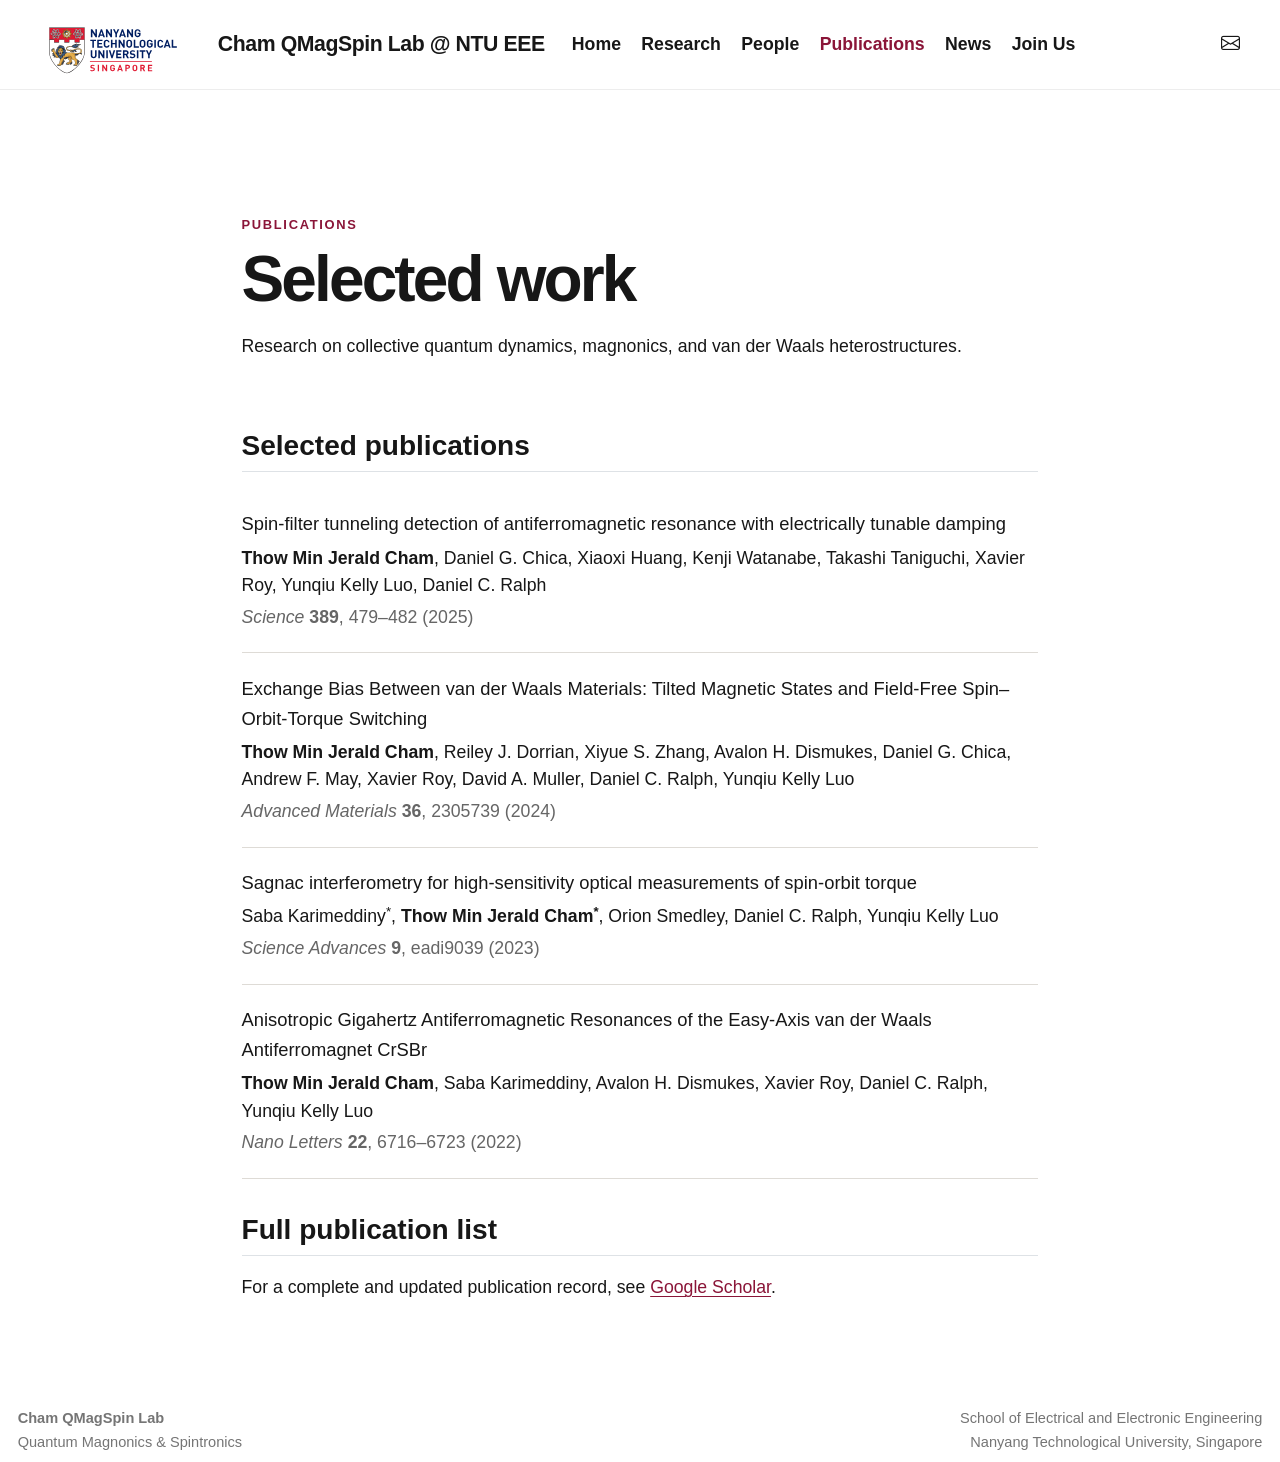
<file: publications.html>
<!DOCTYPE html>
<html xmlns="http://www.w3.org/1999/xhtml" lang="en" xml:lang="en"><head>

<meta charset="utf-8">
<meta name="generator" content="quarto-1.11.9">

<meta name="viewport" content="width=device-width, initial-scale=1.0, user-scalable=yes">


<title>publications – Cham QMagSpin Lab @ NTU EEE</title>
<style>
/* Default styles provided by pandoc.
** See https://pandoc.org/MANUAL.html#variables-for-html for config info.
*/
span.smallcaps{font-variant: small-caps;}
div.columns{display: flex; gap: 1.5em;}
div.column{flex: auto;}
@media screen {
div.columns{gap: min(4vw, 1.5em);}
div.column{overflow-x: auto;}
}
div.hanging-indent{margin-left: 1.5em; text-indent: -1.5em;}
ul.task-list{list-style: none;}
ul.task-list li input[type="checkbox"] {
  width: 0.8em;
  margin: 0 0.8em 0.2em -1em; /* quarto-specific, see https://github.com/quarto-dev/quarto-cli/issues/4556 */ 
  vertical-align: middle;
}
</style>


<script src="site_libs/quarto-nav/quarto-nav.js"></script>
<script src="site_libs/clipboard/clipboard.min.js"></script>
<script src="site_libs/quarto-html/quarto.js" type="module"></script>
<script src="site_libs/quarto-html/tabsets/tabsets.js" type="module"></script>
<script src="site_libs/quarto-html/scrollable-regions/scrollable-regions.js" type="module"></script>
<script src="site_libs/quarto-html/popper.min.js"></script>
<script src="site_libs/quarto-html/tippy.umd.min.js"></script>
<link href="site_libs/quarto-html/tippy.css" rel="stylesheet">
<link href="site_libs/quarto-html/quarto-syntax-highlighting-63b5708e65d6cd79cd7618c58d0c21e7.css" rel="stylesheet" id="quarto-text-highlighting-styles">
<script src="site_libs/bootstrap/bootstrap.min.js"></script>
<link href="site_libs/bootstrap/bootstrap-icons.css" rel="stylesheet">
<link href="site_libs/bootstrap/bootstrap-4a9234b0ddb16e4a7b7989575fe6dbbf.min.css" rel="stylesheet" append-hash="true" id="quarto-bootstrap" data-mode="light">
<script id="quarto-search-options" type="application/json">{
  "language": {
    "search-no-results-text": "No results",
    "search-matching-documents-text": "matching documents",
    "search-copy-link-title": "Copy link to search",
    "search-hide-matches-text": "Hide additional matches",
    "search-more-match-text": "more match in this document",
    "search-more-matches-text": "more matches in this document",
    "search-clear-button-title": "Clear",
    "search-text-placeholder": "",
    "search-detached-cancel-button-title": "Cancel",
    "search-submit-button-title": "Submit",
    "search-label": "Search"
  }
}</script>
<style>html{ scroll-behavior: smooth; }</style>


</head>

<body class="nav-fixed fullcontent quarto-light"><a id="quarto-skip-link" class="visually-hidden-focusable" href="#quarto-document-content">Skip to main content</a>

<div id="quarto-search-results"></div>
  <header id="quarto-header" class="headroom fixed-top">
    <nav class="navbar navbar-expand-lg " data-bs-theme="dark" aria-label="Site">
      <div class="navbar-container container-fluid">
      <div class="navbar-brand-container mx-auto">
    <a href="./index.html" class="navbar-brand navbar-brand-logo">
    <img src="./assets/logo.svg" alt="Nanyang Technological University" class="navbar-logo light-content">
    <img src="./assets/logo.svg" alt="Nanyang Technological University" class="navbar-logo dark-content">
    </a>
    <a class="navbar-brand" href="./index.html">
    <span class="navbar-title">Cham QMagSpin Lab @ NTU EEE</span>
    </a>
  </div>
          <button class="navbar-toggler" type="button" data-bs-toggle="collapse" data-bs-target="#navbarCollapse" aria-controls="navbarCollapse" aria-expanded="false" aria-label="Toggle navigation" onclick="if (window.quartoToggleHeadroom) { window.quartoToggleHeadroom(); }">
  <span class="navbar-toggler-icon"></span>
</button>
          <div class="collapse navbar-collapse" id="navbarCollapse">
            <ul class="navbar-nav navbar-nav-scroll me-auto">
  <li class="nav-item">
    <a class="nav-link" href="./index.html"> 
<span class="menu-text">Home</span></a>
  </li>  
  <li class="nav-item">
    <a class="nav-link" href="./research.html"> 
<span class="menu-text">Research</span></a>
  </li>  
  <li class="nav-item">
    <a class="nav-link" href="./people.html"> 
<span class="menu-text">People</span></a>
  </li>  
  <li class="nav-item">
    <a class="nav-link active" href="./publications.html" aria-current="page"> 
<span class="menu-text">Publications</span></a>
  </li>  
  <li class="nav-item">
    <a class="nav-link" href="./news.html"> 
<span class="menu-text">News</span></a>
  </li>  
  <li class="nav-item">
    <a class="nav-link" href="./join.html"> 
<span class="menu-text">Join Us</span></a>
  </li>  
</ul>
            <ul class="navbar-nav navbar-nav-scroll ms-auto">
  <li class="nav-item compact">
    <a class="nav-link" href="mailto:jerald.chamtm@ntu.edu.sg"> <i class="bi bi-envelope" role="img" aria-label="Email">
</i> 
<span class="menu-text"></span></a>
  </li>  
</ul>
          </div> <!-- /navcollapse -->
            <div class="quarto-navbar-tools">
</div>
      </div> <!-- /container-fluid -->
    </nav>
</header>
<!-- content -->
<div id="quarto-content" class="quarto-container page-columns page-rows-contents page-layout-article page-navbar">
<!-- sidebar -->
<!-- margin-sidebar -->
    
<!-- main -->
<main class="content" id="quarto-document-content" tabindex="-1"><header id="title-block-header" class="quarto-title-block"></header>




<div class="page-hero">
<div class="section-kicker">
Publications
</div>
<section id="selected-work" class="level1">
<h1>Selected work</h1>
<p>Research on collective quantum dynamics, magnonics, and van der Waals heterostructures.</p>
</section>
</div>
<section id="selected-publications" class="level2">
<h2 data-anchor-id="selected-publications">Selected publications</h2>
<div class="pub">
<div class="pub-title">
<a href="https://doi.org/10.1126/science.adq8590" target="_blank">Spin-filter tunneling detection of antiferromagnetic resonance with electrically tunable damping</a>
</div>
<div class="pub-authors">
<strong>Thow Min Jerald Cham</strong>, Daniel G. Chica, Xiaoxi Huang, Kenji Watanabe, Takashi Taniguchi, Xavier Roy, Yunqiu Kelly Luo, Daniel C. Ralph
</div>
<div class="pub-meta">
<em>Science</em> <strong>389</strong>, 479–482 (2025)
</div>
</div>
<div class="pub">
<div class="pub-title">
<a href="https://doi.org/10.1002/adma.202305739" target="_blank">Exchange Bias Between van der Waals Materials: Tilted Magnetic States and Field-Free Spin–Orbit-Torque Switching</a>
</div>
<div class="pub-authors">
<strong>Thow Min Jerald Cham</strong>, Reiley J. Dorrian, Xiyue S. Zhang, Avalon H. Dismukes, Daniel G. Chica, Andrew F. May, Xavier Roy, David A. Muller, Daniel C. Ralph, Yunqiu Kelly Luo
</div>
<div class="pub-meta">
<em>Advanced Materials</em> <strong>36</strong>, 2305739 (2024)
</div>
</div>
<div class="pub">
<div class="pub-title">
<a href="https://doi.org/10.1126/sciadv.adi9039" target="_blank">Sagnac interferometry for high-sensitivity optical measurements of spin-orbit torque</a>
</div>
<div class="pub-authors">
Saba Karimeddiny<sup>*</sup>, <strong>Thow Min Jerald Cham<sup>*</sup></strong>, Orion Smedley, Daniel C. Ralph, Yunqiu Kelly Luo
</div>
<div class="pub-meta">
<em>Science Advances</em> <strong>9</strong>, eadi9039 (2023)
</div>
</div>
<div class="pub">
<div class="pub-title">
<a href="https://doi.org/10.1021/acs.nanolett.2c02124" target="_blank">Anisotropic Gigahertz Antiferromagnetic Resonances of the Easy-Axis van der Waals Antiferromagnet CrSBr</a>
</div>
<div class="pub-authors">
<strong>Thow Min Jerald Cham</strong>, Saba Karimeddiny, Avalon H. Dismukes, Xavier Roy, Daniel C. Ralph, Yunqiu Kelly Luo
</div>
<div class="pub-meta">
<em>Nano Letters</em> <strong>22</strong>, 6716–6723 (2022)
</div>
</div>
</section>
<section id="full-publication-list" class="level2">
<h2 data-anchor-id="full-publication-list">Full publication list</h2>
<p>For a complete and updated publication record, see <a href="https://scholar.google.com/citations?user=_OkT6W4AAAAJ">Google Scholar</a>.</p>


</section>

</main> <!-- /main -->
<script id="quarto-html-after-body" type="application/javascript">
  window.document.addEventListener("DOMContentLoaded", function (event) {
    const isCodeAnnotation = (el) => {
      for (const clz of el.classList) {
        if (clz.startsWith('code-annotation-')) {                     
          return true;
        }
      }
      return false;
    }
    const onCopySuccess = function(e) {
      // button target
      const button = e.trigger;
      // don't keep focus
      button.blur();
      // flash "checked"
      button.classList.add('code-copy-button-checked');
      var currentTitle = button.getAttribute("title");
      button.setAttribute("title", "Copied!");
      let tooltip;
      if (window.bootstrap) {
        button.setAttribute("data-bs-toggle", "tooltip");
        button.setAttribute("data-bs-placement", "left");
        button.setAttribute("data-bs-title", "Copied!");
        tooltip = new bootstrap.Tooltip(button, 
          { trigger: "manual", 
            customClass: "code-copy-button-tooltip",
            offset: [0, -8]});
        tooltip.show();    
      }
      setTimeout(function() {
        if (tooltip) {
          tooltip.hide();
          button.removeAttribute("data-bs-title");
          button.removeAttribute("data-bs-toggle");
          button.removeAttribute("data-bs-placement");
        }
        button.setAttribute("title", currentTitle);
        button.classList.remove('code-copy-button-checked');
      }, 1000);
      // clear code selection
      e.clearSelection();
    }
    const getTextToCopy = function(trigger) {
      const outerScaffold = trigger.parentElement.cloneNode(true);
      const codeEl = outerScaffold.querySelector('code');
      for (const childEl of codeEl.children) {
        if (isCodeAnnotation(childEl)) {
          childEl.remove();
        }
      }
      return codeEl.innerText;
    }
    const clipboard = new window.ClipboardJS('.code-copy-button:not([data-in-quarto-modal])', {
      text: getTextToCopy
    });
    clipboard.on('success', onCopySuccess);
    if (window.document.getElementById('quarto-embedded-source-code-modal')) {
      const clipboardModal = new window.ClipboardJS('.code-copy-button[data-in-quarto-modal]', {
        text: getTextToCopy,
        container: window.document.getElementById('quarto-embedded-source-code-modal')
      });
      clipboardModal.on('success', onCopySuccess);
    }
      var localhostRegex = new RegExp(/^(?:http|https):\/\/localhost\:?[0-9]*\//);
      var mailtoRegex = new RegExp(/^mailto:/);
        var filterRegex = new RegExp("https:\/\/chamgroupntu\.github\.io\/qmagspin-lab\/");
      const newWindowLabel = "(opens in a new tab)";
      const newWindowNoteId = "quarto-ext-newwindow-label";
      // Links reference one hidden label through aria-describedby, so the
      // announcement never changes their accessible name.
      var describeNewWindow = (link) => {
        if (!window.document.getElementById(newWindowNoteId)) {
          var newWindowNote = window.document.createElement("span");
          newWindowNote.id = newWindowNoteId;
          newWindowNote.hidden = true;
          newWindowNote.textContent = newWindowLabel;
          window.document.body.appendChild(newWindowNote);
        }
        var describedBy = (link.getAttribute("aria-describedby") || "").split(/\s+/).filter(Boolean);
        if (!describedBy.includes(newWindowNoteId)) {
          describedBy.push(newWindowNoteId);
          link.setAttribute("aria-describedby", describedBy.join(" "));
        }
      }
      var isInternal = (href) => {
          return filterRegex.test(href) || localhostRegex.test(href) || mailtoRegex.test(href);
      }
      // Inspect non-navigation links and adorn them if external
      window.quartoDecorateExternalLinks = function (root) {
     var links = (root || window.document).querySelectorAll('a[href]:not(.nav-link):not(.navbar-brand):not(.toc-action):not(.sidebar-link):not(.sidebar-item-toggle):not(.pagination-link):not(.no-external):not([aria-hidden]):not(.dropdown-item):not(.quarto-navigation-tool):not(.about-link)');
      for (var i=0; i<links.length; i++) {
        const link = links[i];
        if (!isInternal(link.href)) {
          // undo the damage that might have been done by quarto-nav.js in the case of
          // links that we want to consider external
          if (link.dataset.originalHref !== undefined) {
            link.href = link.dataset.originalHref;
          }
            // target, if specified
            link.setAttribute("target", "_blank");
            if (link.getAttribute("rel") === null) {
              link.setAttribute("rel", "noopener");
            }
            describeNewWindow(link);
          if (!link.classList.contains('no-external-icon')) {
          }
        }
      }
      };
      window.quartoDecorateExternalLinks(window.document);
    // Esc closes the popup (WCAG 1.4.13) and focus leaving both trigger and
    // popup closes it (WCAG 2.4.11); tippy handles neither for interactive popups.
    const hideOnEscAndFocusOut = {
      name: 'hideOnEscAndFocusOut',
      defaultValue: true,
      fn(instance) {
        const dismiss = () => {
          // A show scheduled by the trigger delay would otherwise reopen it
          instance.clearDelayTimeouts();
          instance.hide();
        };
        const onKeyDown = (event) => {
          if (event.key !== 'Escape') {
            return;
          }
          // Keep Esc from also reaching page handlers (e.g. reveal.js overview),
          // except an open reveal.js slide menu, which Esc should close too.
          // The menu handles keys only when its keyboard option is on.
          const menuHandlesEsc = window.Reveal?.getPlugin?.('menu')?.isOpen() &&
            window.Reveal.getConfig().menu?.keyboard !== false;
          if (!menuHandlesEsc) {
            event.stopPropagation();
          }
          if (instance.popper.contains(window.document.activeElement)) {
            // Disabled while refocusing so the focus trigger does not reopen it
            instance.disable();
            instance.reference.focus();
            instance.enable();
          }
          dismiss();
        };
        const onFocusOut = (event) => {
          const target = event.relatedTarget;
          if (target && !instance.reference.contains(target) &&
              !instance.popper.contains(target)) {
            dismiss();
          }
        };
        // On the trigger too: a click trigger (code-annotations: select) has no
        // blur handling. Attached for the instance's lifetime so leaving the
        // trigger also cancels a show still pending on the trigger delay.
        instance.reference.addEventListener('focusout', onFocusOut);
        return {
          onShow() {
            window.document.addEventListener('keydown', onKeyDown, true);
            instance.popper.addEventListener('focusout', onFocusOut);
          },
          onHide() {
            window.document.removeEventListener('keydown', onKeyDown, true);
            instance.popper.removeEventListener('focusout', onFocusOut);
          },
          onDestroy() {
            instance.reference.removeEventListener('focusout', onFocusOut);
          },
        };
      },
    };
    function tippyHover(el, contentFn, onTriggerFn, onUntriggerFn) {
      const config = {
        allowHTML: true,
        maxWidth: 500,
        delay: 100,
        arrow: false,
        appendTo: function(el) {
            return el.parentElement;
        },
        interactive: true,
        interactiveBorder: 10,
        theme: 'quarto',
        placement: 'bottom-start',
        plugins: [hideOnEscAndFocusOut],
      };
      if (contentFn) {
        config.content = contentFn;
      }
      if (onTriggerFn) {
        config.onTrigger = onTriggerFn;
      }
      if (onUntriggerFn) {
        config.onUntrigger = onUntriggerFn;
      }
      window.tippy(el, config); 
    }
    const noterefs = window.document.querySelectorAll('a[role="doc-noteref"]');
    for (var i=0; i<noterefs.length; i++) {
      const ref = noterefs[i];
      tippyHover(ref, function() {
        // use id or data attribute instead here
        let href = ref.getAttribute('data-footnote-href') || ref.getAttribute('href');
        try { href = new URL(href).hash; } catch {}
        const id = href.replace(/^#\/?/, "");
        const note = window.document.getElementById(id);
        if (note) {
          return note.innerHTML;
        } else {
          return "";
        }
      });
    }
    const xrefs = window.document.querySelectorAll('a.quarto-xref');
    const processXRef = (id, note) => {
      // Strip column container classes
      const stripColumnClz = (el) => {
        el.classList.remove("page-full", "page-columns");
        if (el.children) {
          for (const child of el.children) {
            stripColumnClz(child);
          }
        }
      }
      stripColumnClz(note)
      if (id === null || id.startsWith('sec-')) {
        // Special case sections, only their first couple elements
        const container = document.createElement("div");
        if (note.children && note.children.length > 2) {
          container.appendChild(note.children[0].cloneNode(true));
          for (let i = 1; i < note.children.length; i++) {
            const child = note.children[i];
            if (child.tagName === "P" && child.innerText === "") {
              continue;
            } else {
              container.appendChild(child.cloneNode(true));
              break;
            }
          }
          if (window.Quarto?.typesetMath) {
            window.Quarto.typesetMath(container);
          }
          return container.innerHTML
        } else {
          if (window.Quarto?.typesetMath) {
            window.Quarto.typesetMath(note);
          }
          return note.innerHTML;
        }
      } else {
        // Remove any anchor links if they are present
        const anchorLink = note.querySelector('a.anchorjs-link');
        if (anchorLink) {
          anchorLink.remove();
        }
        if (window.Quarto?.typesetMath) {
          window.Quarto.typesetMath(note);
        }
        if (note.classList.contains("callout")) {
          return note.outerHTML;
        } else {
          return note.innerHTML;
        }
      }
    }
    for (var i=0; i<xrefs.length; i++) {
      const xref = xrefs[i];
      tippyHover(xref, undefined, function(instance) {
        instance.disable();
        let url = xref.getAttribute('href');
        let hash = undefined; 
        if (url.startsWith('#')) {
          hash = url;
        } else {
          try { hash = new URL(url).hash; } catch {}
        }
        if (hash) {
          const id = hash.replace(/^#\/?/, "");
          const note = window.document.getElementById(id);
          if (note !== null) {
            try {
              const html = processXRef(id, note.cloneNode(true));
              instance.setContent(html);
            } finally {
              instance.enable();
              instance.show();
            }
          } else {
            // See if we can fetch this
            fetch(url.split('#')[0])
            .then(res => res.text())
            .then(html => {
              const parser = new DOMParser();
              const htmlDoc = parser.parseFromString(html, "text/html");
              const note = htmlDoc.getElementById(id);
              if (note !== null) {
                const html = processXRef(id, note);
                instance.setContent(html);
              } 
            }).finally(() => {
              instance.enable();
              instance.show();
            });
          }
        } else {
          // See if we can fetch a full url (with no hash to target)
          // This is a special case and we should probably do some content thinning / targeting
          fetch(url)
          .then(res => res.text())
          .then(html => {
            const parser = new DOMParser();
            const htmlDoc = parser.parseFromString(html, "text/html");
            const note = htmlDoc.querySelector('main.content');
            if (note !== null) {
              // This should only happen for chapter cross references
              // (since there is no id in the URL)
              // remove the first header
              if (note.children.length > 0 && note.children[0].tagName === "HEADER") {
                note.children[0].remove();
              }
              const html = processXRef(null, note);
              instance.setContent(html);
            } 
          }).finally(() => {
            instance.enable();
            instance.show();
          });
        }
      }, function(instance) {
      });
    }
        let selectedAnnoteEl;
        const selectorForAnnotation = ( cell, annotation) => {
          let cellAttr = 'data-code-cell="' + cell + '"';
          let lineAttr = 'data-code-annotation="' +  annotation + '"';
          const selector = 'span[' + cellAttr + '][' + lineAttr + ']';
          return selector;
        }
        const selectCodeLines = (annoteEl) => {
          const doc = window.document;
          const targetCell = annoteEl.getAttribute("data-target-cell");
          const targetAnnotation = annoteEl.getAttribute("data-target-annotation");
          const annoteSpan = window.document.querySelector(selectorForAnnotation(targetCell, targetAnnotation));
          const lines = annoteSpan.getAttribute("data-code-lines").split(",");
          const lineIds = lines.map((line) => {
            return targetCell + "-" + line;
          })
          // Each band is positioned against its own containing block, which is
          // not the offsetParent of the lines, so place it from client rects.
          const placeBand = (band, firstEl, lastEl, codeBlock) => {
            const container = band.offsetParent;
            if (container === null) {
              return;
            }
            const containerRect = container.getBoundingClientRect();
            // Reveal.js scales slides with a transform, so convert client
            // pixels back to the CSS pixels of the container.
            const scale = containerRect.height / container.offsetHeight || 1;
            const firstRect = firstEl.getBoundingClientRect();
            const lastRect = lastEl.getBoundingClientRect();
            const top = (firstRect.top - containerRect.top) / scale - container.clientTop + container.scrollTop;
            const height = (lastRect.bottom - firstRect.top) / scale;
            band.style.top = top - 2 + "px";
            band.style.height = height + 4 + "px";
            if (codeBlock) {
              // Without the copy button wrapper, the containing block is wider
              // than the code block, so span the code block explicitly.
              const blockRect = codeBlock.getBoundingClientRect();
              band.style.left = (blockRect.left - containerRect.left) / scale - container.clientLeft + container.scrollLeft + "px";
              band.style.width = blockRect.width / scale + "px";
            }
          };
          if (lineIds.length > 0) {
            const el = window.document.getElementById(lineIds[0]);
            const lastEl = window.document.getElementById(lineIds[lineIds.length - 1]);
            const parent = el.parentElement.parentElement;
            // cook up a div (if necessary) and position it
            let div = window.document.getElementById("code-annotation-line-highlight");
            if (div === null) {
              div = window.document.createElement("div");
              div.setAttribute("id", "code-annotation-line-highlight");
              div.style.position = 'absolute';
              parent.appendChild(div);
            }
            placeBand(div, el, lastEl, parent.closest("div.sourceCode") || parent);
            let gutterDiv = window.document.getElementById("code-annotation-line-highlight-gutter");
            if (gutterDiv === null) {
              gutterDiv = window.document.createElement("div");
              gutterDiv.setAttribute("id", "code-annotation-line-highlight-gutter");
              gutterDiv.style.position = 'absolute';
              const codeCell = window.document.getElementById(targetCell);
              const gutter = codeCell.querySelector('.code-annotation-gutter');
              gutter.appendChild(gutterDiv);
            }
            placeBand(gutterDiv, el, lastEl);
            selectedAnnoteEl = annoteEl;
          }
        };
        const unselectCodeLines = () => {
          const elementsIds = ["code-annotation-line-highlight", "code-annotation-line-highlight-gutter"];
          elementsIds.forEach((elId) => {
            const div = window.document.getElementById(elId);
            if (div) {
              div.remove();
            }
          });
          selectedAnnoteEl = undefined;
        };
          // Handle positioning of the toggle
      window.addEventListener(
        "resize",
        throttle(() => {
          elRect = undefined;
          if (selectedAnnoteEl) {
            selectCodeLines(selectedAnnoteEl);
          }
        }, 10)
      );
      function throttle(fn, ms) {
      let throttle = false;
      let timer;
        return (...args) => {
          if(!throttle) { // first call gets through
              fn.apply(this, args);
              throttle = true;
          } else { // all the others get throttled
              if(timer) clearTimeout(timer); // cancel #2
              timer = setTimeout(() => {
                fn.apply(this, args);
                timer = throttle = false;
              }, ms);
          }
        };
      }
        // Attach click handler to the DT
        const annoteDls = window.document.querySelectorAll('dt[data-target-cell]');
        for (const annoteDlNode of annoteDls) {
          annoteDlNode.addEventListener('click', (event) => {
            const clickedEl = event.target;
            if (clickedEl !== selectedAnnoteEl) {
              unselectCodeLines();
              const activeEl = window.document.querySelector('dt[data-target-cell].code-annotation-active');
              if (activeEl) {
                activeEl.classList.remove('code-annotation-active');
              }
              selectCodeLines(clickedEl);
              clickedEl.classList.add('code-annotation-active');
            } else {
              // Unselect the line
              unselectCodeLines();
              clickedEl.classList.remove('code-annotation-active');
            }
          });
        }
    const findCites = (el) => {
      const parentEl = el.parentElement;
      if (parentEl) {
        const cites = parentEl.dataset.cites;
        if (cites) {
          return {
            el,
            cites: cites.split(' ')
          };
        } else {
          return findCites(el.parentElement)
        }
      } else {
        return undefined;
      }
    };
    var bibliorefs = window.document.querySelectorAll('a[role="doc-biblioref"]');
    for (var i=0; i<bibliorefs.length; i++) {
      const ref = bibliorefs[i];
      const citeInfo = findCites(ref);
      if (citeInfo) {
        tippyHover(citeInfo.el, function() {
          var popup = window.document.createElement('div');
          citeInfo.cites.forEach(function(cite) {
            var citeDiv = window.document.createElement('div');
            citeDiv.classList.add('hanging-indent');
            citeDiv.classList.add('csl-entry');
            var biblioDiv = window.document.getElementById('ref-' + cite);
            if (biblioDiv) {
              citeDiv.innerHTML = biblioDiv.innerHTML;
            }
            popup.appendChild(citeDiv);
          });
          return popup.innerHTML;
        });
      }
    }
  });
  </script>
  <script type="application/javascript">
  window.quartoScrollableRegionsLabels = {"code":"Scrollable code","output":"Scrollable output"};
  </script>
</div> <!-- /content -->
<footer class="footer">
  <div class="nav-footer">
    <div class="nav-footer-left">
<p><strong>Cham QMagSpin Lab</strong><br>
Quantum Magnonics &amp; Spintronics</p>
</div>   
    <div class="nav-footer-center">
      &nbsp;
    </div>
    <div class="nav-footer-right">
<p>School of Electrical and Electronic Engineering<br>
Nanyang Technological University, Singapore</p>
</div>
  </div>
</footer>




<script src="site_libs/quarto-html/zenscroll-min.js"></script>
</body></html>
</file>
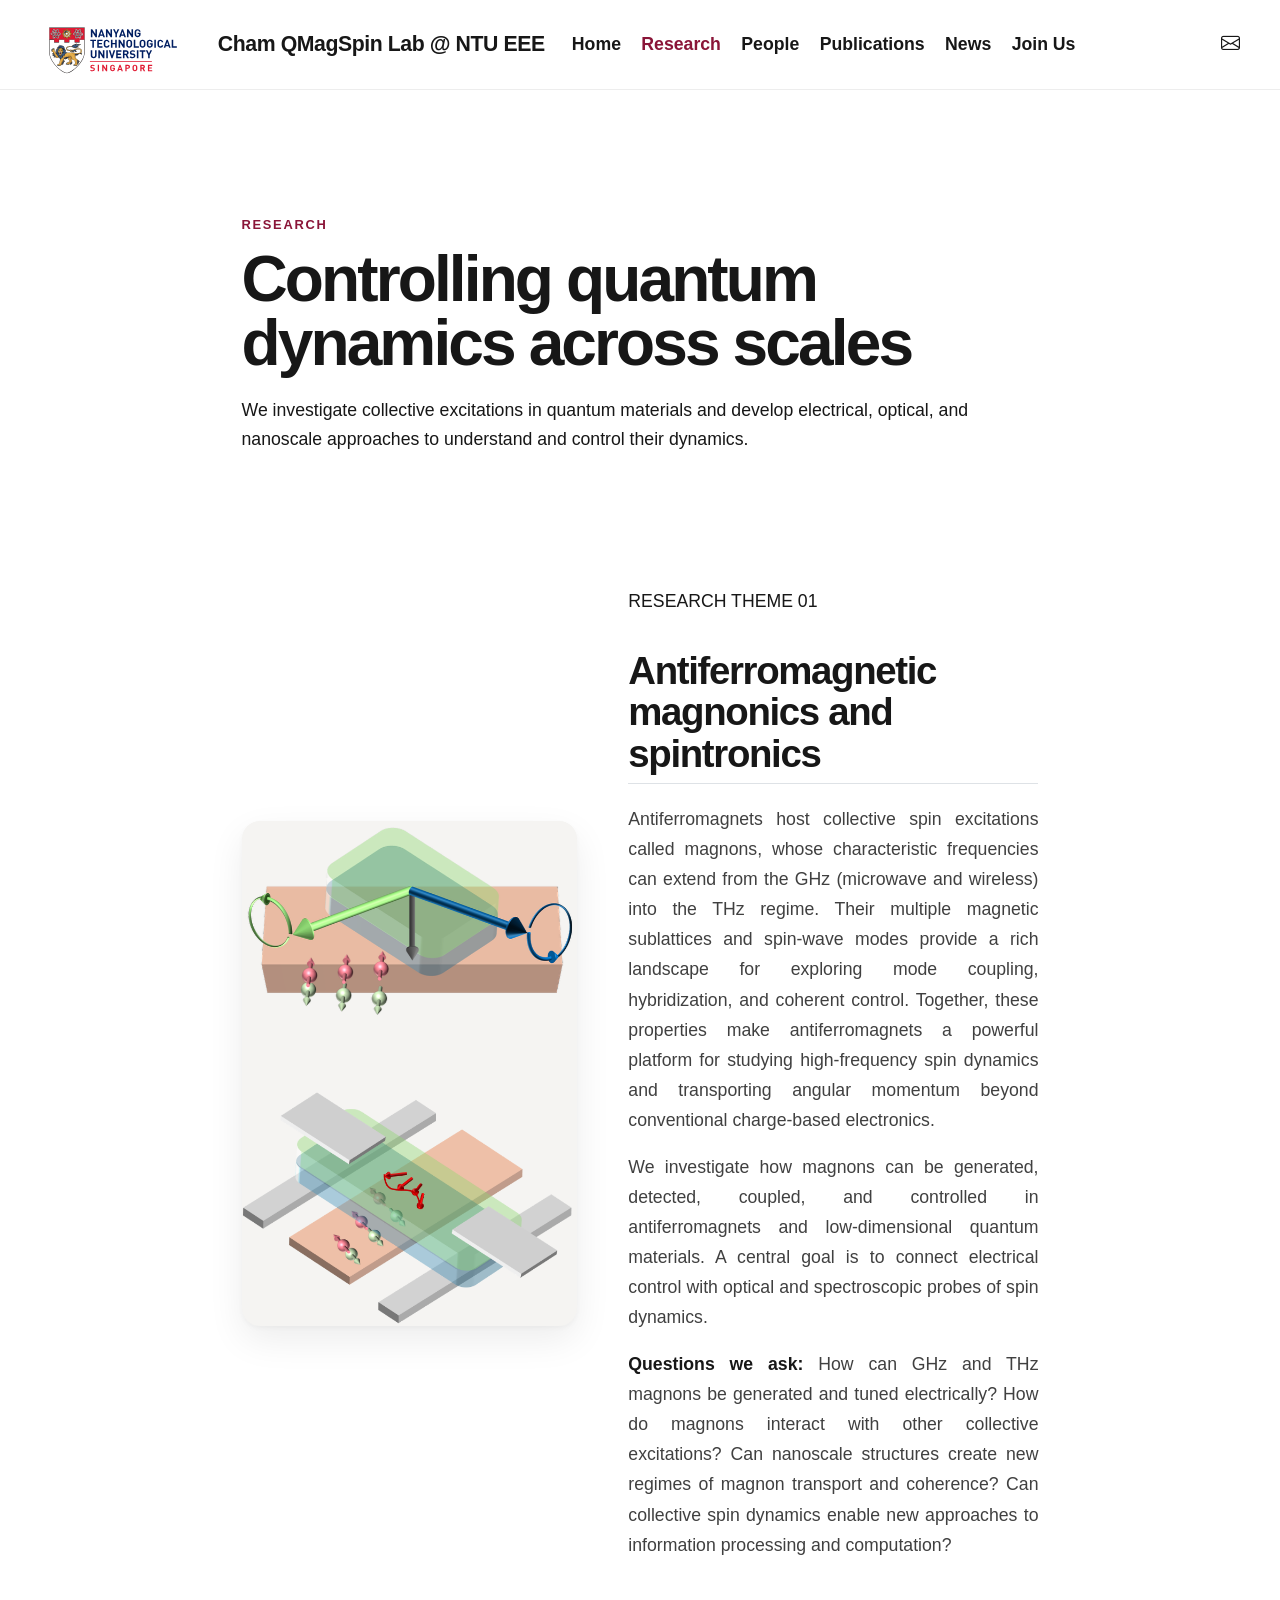
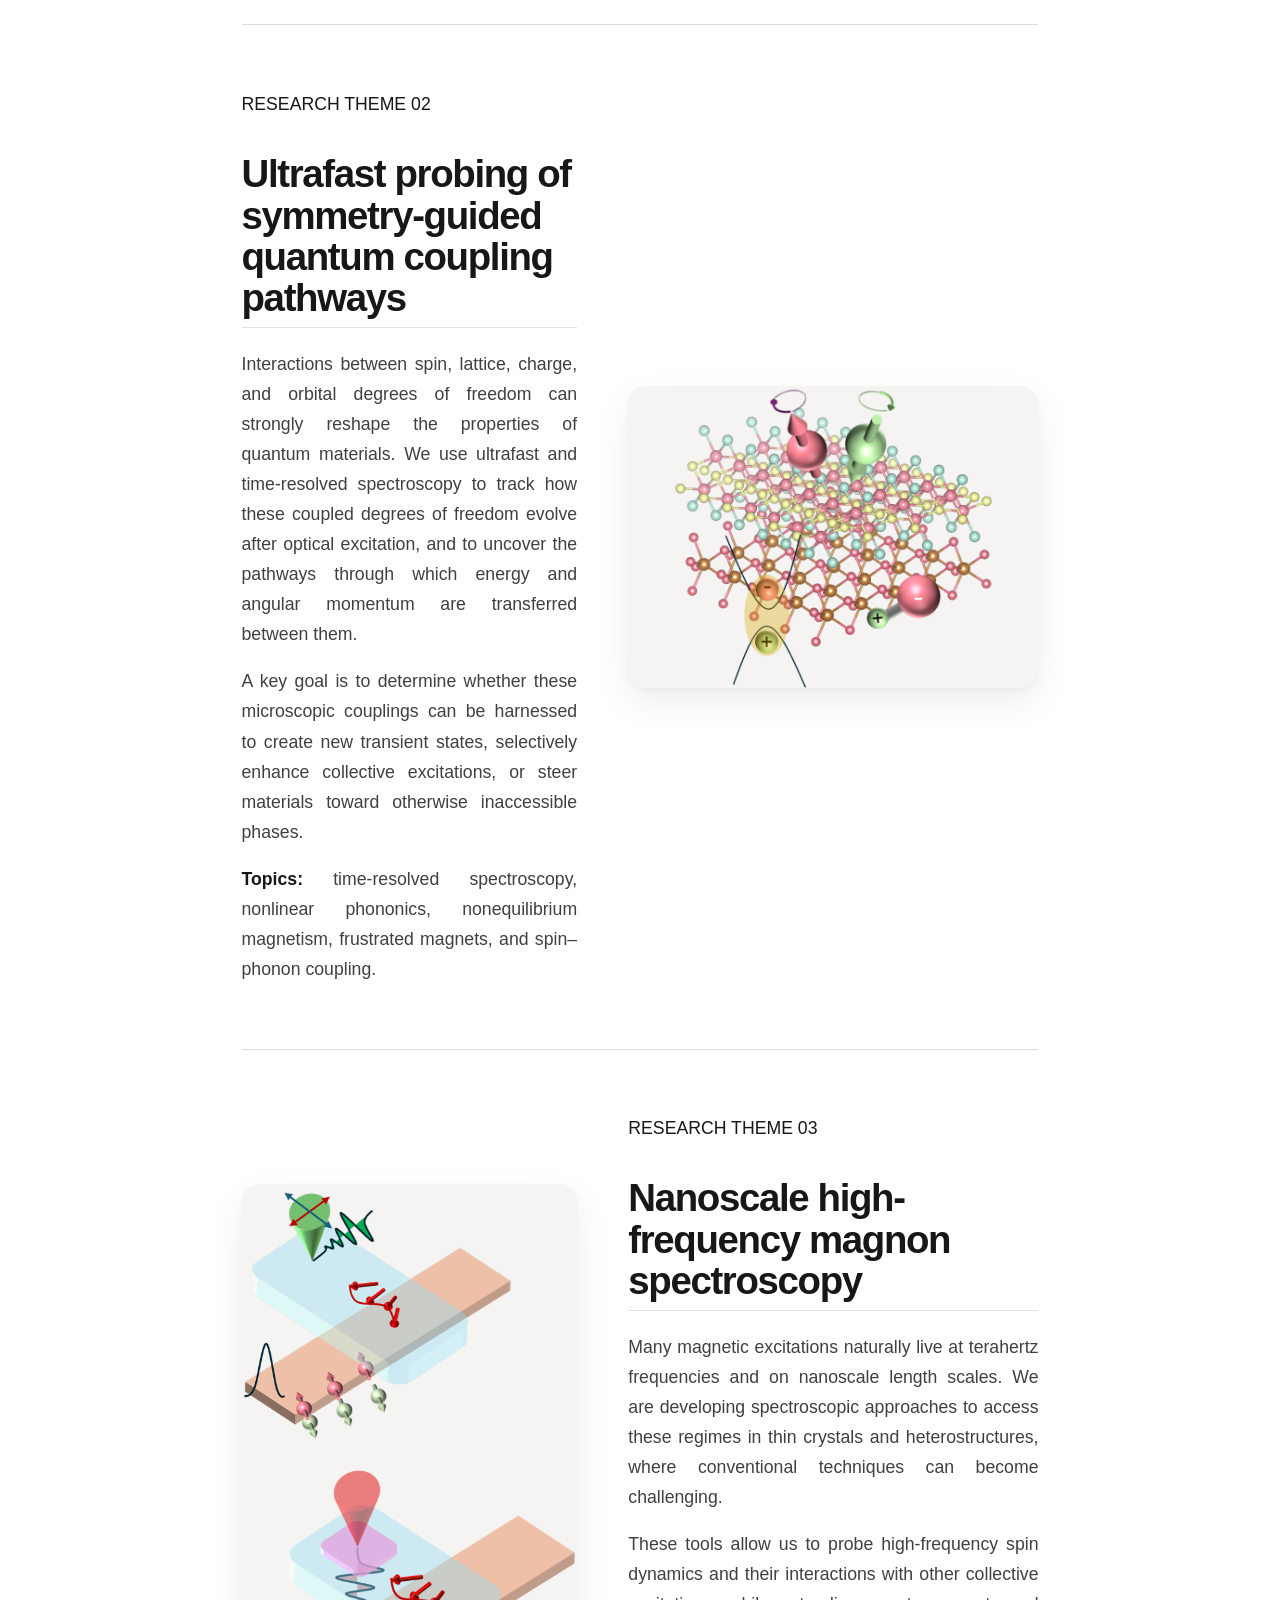
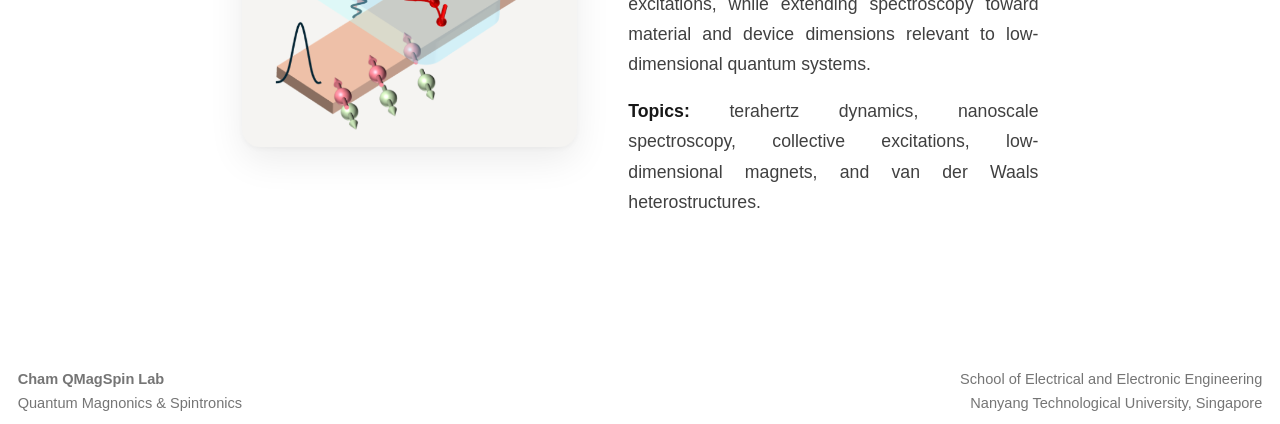
<file: research.html>
<!DOCTYPE html>
<html xmlns="http://www.w3.org/1999/xhtml" lang="en" xml:lang="en"><head>

<meta charset="utf-8">
<meta name="generator" content="quarto-1.11.9">

<meta name="viewport" content="width=device-width, initial-scale=1.0, user-scalable=yes">


<title>research – Cham QMagSpin Lab @ NTU EEE</title>
<style>
/* Default styles provided by pandoc.
** See https://pandoc.org/MANUAL.html#variables-for-html for config info.
*/
span.smallcaps{font-variant: small-caps;}
div.columns{display: flex; gap: 1.5em;}
div.column{flex: auto;}
@media screen {
div.columns{gap: min(4vw, 1.5em);}
div.column{overflow-x: auto;}
}
div.hanging-indent{margin-left: 1.5em; text-indent: -1.5em;}
ul.task-list{list-style: none;}
ul.task-list li input[type="checkbox"] {
  width: 0.8em;
  margin: 0 0.8em 0.2em -1em; /* quarto-specific, see https://github.com/quarto-dev/quarto-cli/issues/4556 */ 
  vertical-align: middle;
}
</style>


<script src="site_libs/quarto-nav/quarto-nav.js"></script>
<script src="site_libs/clipboard/clipboard.min.js"></script>
<script src="site_libs/quarto-html/quarto.js" type="module"></script>
<script src="site_libs/quarto-html/tabsets/tabsets.js" type="module"></script>
<script src="site_libs/quarto-html/scrollable-regions/scrollable-regions.js" type="module"></script>
<script src="site_libs/quarto-html/popper.min.js"></script>
<script src="site_libs/quarto-html/tippy.umd.min.js"></script>
<link href="site_libs/quarto-html/tippy.css" rel="stylesheet">
<link href="site_libs/quarto-html/quarto-syntax-highlighting-63b5708e65d6cd79cd7618c58d0c21e7.css" rel="stylesheet" id="quarto-text-highlighting-styles">
<script src="site_libs/bootstrap/bootstrap.min.js"></script>
<link href="site_libs/bootstrap/bootstrap-icons.css" rel="stylesheet">
<link href="site_libs/bootstrap/bootstrap-4a9234b0ddb16e4a7b7989575fe6dbbf.min.css" rel="stylesheet" append-hash="true" id="quarto-bootstrap" data-mode="light">
<script id="quarto-search-options" type="application/json">{
  "language": {
    "search-no-results-text": "No results",
    "search-matching-documents-text": "matching documents",
    "search-copy-link-title": "Copy link to search",
    "search-hide-matches-text": "Hide additional matches",
    "search-more-match-text": "more match in this document",
    "search-more-matches-text": "more matches in this document",
    "search-clear-button-title": "Clear",
    "search-text-placeholder": "",
    "search-detached-cancel-button-title": "Cancel",
    "search-submit-button-title": "Submit",
    "search-label": "Search"
  }
}</script>
<style>html{ scroll-behavior: smooth; }</style>


</head>

<body class="nav-fixed fullcontent quarto-light"><a id="quarto-skip-link" class="visually-hidden-focusable" href="#quarto-document-content">Skip to main content</a>

<div id="quarto-search-results"></div>
  <header id="quarto-header" class="headroom fixed-top">
    <nav class="navbar navbar-expand-lg " data-bs-theme="dark" aria-label="Site">
      <div class="navbar-container container-fluid">
      <div class="navbar-brand-container mx-auto">
    <a href="./index.html" class="navbar-brand navbar-brand-logo">
    <img src="./assets/logo.svg" alt="Nanyang Technological University" class="navbar-logo light-content">
    <img src="./assets/logo.svg" alt="Nanyang Technological University" class="navbar-logo dark-content">
    </a>
    <a class="navbar-brand" href="./index.html">
    <span class="navbar-title">Cham QMagSpin Lab @ NTU EEE</span>
    </a>
  </div>
          <button class="navbar-toggler" type="button" data-bs-toggle="collapse" data-bs-target="#navbarCollapse" aria-controls="navbarCollapse" aria-expanded="false" aria-label="Toggle navigation" onclick="if (window.quartoToggleHeadroom) { window.quartoToggleHeadroom(); }">
  <span class="navbar-toggler-icon"></span>
</button>
          <div class="collapse navbar-collapse" id="navbarCollapse">
            <ul class="navbar-nav navbar-nav-scroll me-auto">
  <li class="nav-item">
    <a class="nav-link" href="./index.html"> 
<span class="menu-text">Home</span></a>
  </li>  
  <li class="nav-item">
    <a class="nav-link active" href="./research.html" aria-current="page"> 
<span class="menu-text">Research</span></a>
  </li>  
  <li class="nav-item">
    <a class="nav-link" href="./people.html"> 
<span class="menu-text">People</span></a>
  </li>  
  <li class="nav-item">
    <a class="nav-link" href="./publications.html"> 
<span class="menu-text">Publications</span></a>
  </li>  
  <li class="nav-item">
    <a class="nav-link" href="./news.html"> 
<span class="menu-text">News</span></a>
  </li>  
  <li class="nav-item">
    <a class="nav-link" href="./join.html"> 
<span class="menu-text">Join Us</span></a>
  </li>  
</ul>
            <ul class="navbar-nav navbar-nav-scroll ms-auto">
  <li class="nav-item compact">
    <a class="nav-link" href="mailto:jerald.chamtm@ntu.edu.sg"> <i class="bi bi-envelope" role="img" aria-label="Email">
</i> 
<span class="menu-text"></span></a>
  </li>  
</ul>
          </div> <!-- /navcollapse -->
            <div class="quarto-navbar-tools">
</div>
      </div> <!-- /container-fluid -->
    </nav>
</header>
<!-- content -->
<div id="quarto-content" class="quarto-container page-columns page-rows-contents page-layout-article page-navbar">
<!-- sidebar -->
<!-- margin-sidebar -->
    
<!-- main -->
<main class="content" id="quarto-document-content" tabindex="-1"><header id="title-block-header" class="quarto-title-block"></header>




<div class="page-hero">
<div class="section-kicker">
Research
</div>
<section id="controlling-quantum-dynamics-across-scales" class="level1">
<h1>Controlling quantum dynamics across scales</h1>
<p>We investigate collective excitations in quantum materials and develop electrical, optical, and nanoscale approaches to understand and control their dynamics.</p>
</section>
</div>
<div class="research-feature">
<div class="research-visual">
<p><img src="assets/Research1.png" class="img-fluid" alt="Antiferromagnetic magnonics and spintronics schematic"></p>
</div>
<div class="research-copy">
<div class="project-meta">
RESEARCH THEME 01
</div>
<section id="antiferromagnetic-magnonics-and-spintronics" class="level2">
<h2 data-anchor-id="antiferromagnetic-magnonics-and-spintronics">Antiferromagnetic magnonics and spintronics</h2>
<p>Antiferromagnets host collective spin excitations called magnons, whose characteristic frequencies can extend from the GHz (microwave and wireless) into the THz regime. Their multiple magnetic sublattices and spin-wave modes provide a rich landscape for exploring mode coupling, hybridization, and coherent control. Together, these properties make antiferromagnets a powerful platform for studying high-frequency spin dynamics and transporting angular momentum beyond conventional charge-based electronics.</p>
<p>We investigate how magnons can be generated, detected, coupled, and controlled in antiferromagnets and low-dimensional quantum materials. A central goal is to connect electrical control with optical and spectroscopic probes of spin dynamics.</p>
<p><strong>Questions we ask:</strong> How can GHz and THz magnons be generated and tuned electrically? How do magnons interact with other collective excitations? Can nanoscale structures create new regimes of magnon transport and coherence? Can collective spin dynamics enable new approaches to information processing and computation?</p>
</section>
</div>
</div>
<div class="research-feature research-feature-reverse">
<div class="research-visual">
<p><img src="assets/Research2.png" class="img-fluid" alt="Ultrafast optical excitation of coupled lattice and spin dynamics"></p>
</div>
<div class="research-copy">
<div class="project-meta">
RESEARCH THEME 02
</div>
<section id="ultrafast-probing-of-symmetry-guided-quantum-coupling-pathways" class="level2">
<h2 data-anchor-id="ultrafast-probing-of-symmetry-guided-quantum-coupling-pathways">Ultrafast probing of symmetry-guided quantum coupling pathways</h2>
<p>Interactions between spin, lattice, charge, and orbital degrees of freedom can strongly reshape the properties of quantum materials. We use ultrafast and time-resolved spectroscopy to track how these coupled degrees of freedom evolve after optical excitation, and to uncover the pathways through which energy and angular momentum are transferred between them.</p>
<p>A key goal is to determine whether these microscopic couplings can be harnessed to create new transient states, selectively enhance collective excitations, or steer materials toward otherwise inaccessible phases.</p>
<p><strong>Topics:</strong> time-resolved spectroscopy, nonlinear phononics, nonequilibrium magnetism, frustrated magnets, and spin–phonon coupling.</p>
</section>
</div>
</div>
<div class="research-feature">
<div class="research-visual">
<p><img src="assets/Research3.png" class="img-fluid" alt="Localized terahertz spectroscopy of a nanoscale van der Waals heterostructure"></p>
</div>
<div class="research-copy">
<div class="project-meta">
RESEARCH THEME 03
</div>
<section id="nanoscale-high-frequency-magnon-spectroscopy" class="level2">
<h2 data-anchor-id="nanoscale-high-frequency-magnon-spectroscopy">Nanoscale high-frequency magnon spectroscopy</h2>
<p>Many magnetic excitations naturally live at terahertz frequencies and on nanoscale length scales. We are developing spectroscopic approaches to access these regimes in thin crystals and heterostructures, where conventional techniques can become challenging.</p>
<p>These tools allow us to probe high-frequency spin dynamics and their interactions with other collective excitations, while extending spectroscopy toward material and device dimensions relevant to low-dimensional quantum systems.</p>
<p><strong>Topics:</strong> terahertz dynamics, nanoscale spectroscopy, collective excitations, low-dimensional magnets, and van der Waals heterostructures.</p>
</section>
</div>
</div>



</main> <!-- /main -->
<script id="quarto-html-after-body" type="application/javascript">
  window.document.addEventListener("DOMContentLoaded", function (event) {
    const isCodeAnnotation = (el) => {
      for (const clz of el.classList) {
        if (clz.startsWith('code-annotation-')) {                     
          return true;
        }
      }
      return false;
    }
    const onCopySuccess = function(e) {
      // button target
      const button = e.trigger;
      // don't keep focus
      button.blur();
      // flash "checked"
      button.classList.add('code-copy-button-checked');
      var currentTitle = button.getAttribute("title");
      button.setAttribute("title", "Copied!");
      let tooltip;
      if (window.bootstrap) {
        button.setAttribute("data-bs-toggle", "tooltip");
        button.setAttribute("data-bs-placement", "left");
        button.setAttribute("data-bs-title", "Copied!");
        tooltip = new bootstrap.Tooltip(button, 
          { trigger: "manual", 
            customClass: "code-copy-button-tooltip",
            offset: [0, -8]});
        tooltip.show();    
      }
      setTimeout(function() {
        if (tooltip) {
          tooltip.hide();
          button.removeAttribute("data-bs-title");
          button.removeAttribute("data-bs-toggle");
          button.removeAttribute("data-bs-placement");
        }
        button.setAttribute("title", currentTitle);
        button.classList.remove('code-copy-button-checked');
      }, 1000);
      // clear code selection
      e.clearSelection();
    }
    const getTextToCopy = function(trigger) {
      const outerScaffold = trigger.parentElement.cloneNode(true);
      const codeEl = outerScaffold.querySelector('code');
      for (const childEl of codeEl.children) {
        if (isCodeAnnotation(childEl)) {
          childEl.remove();
        }
      }
      return codeEl.innerText;
    }
    const clipboard = new window.ClipboardJS('.code-copy-button:not([data-in-quarto-modal])', {
      text: getTextToCopy
    });
    clipboard.on('success', onCopySuccess);
    if (window.document.getElementById('quarto-embedded-source-code-modal')) {
      const clipboardModal = new window.ClipboardJS('.code-copy-button[data-in-quarto-modal]', {
        text: getTextToCopy,
        container: window.document.getElementById('quarto-embedded-source-code-modal')
      });
      clipboardModal.on('success', onCopySuccess);
    }
      var localhostRegex = new RegExp(/^(?:http|https):\/\/localhost\:?[0-9]*\//);
      var mailtoRegex = new RegExp(/^mailto:/);
        var filterRegex = new RegExp("https:\/\/chamgroupntu\.github\.io\/qmagspin-lab\/");
      const newWindowLabel = "(opens in a new tab)";
      const newWindowNoteId = "quarto-ext-newwindow-label";
      // Links reference one hidden label through aria-describedby, so the
      // announcement never changes their accessible name.
      var describeNewWindow = (link) => {
        if (!window.document.getElementById(newWindowNoteId)) {
          var newWindowNote = window.document.createElement("span");
          newWindowNote.id = newWindowNoteId;
          newWindowNote.hidden = true;
          newWindowNote.textContent = newWindowLabel;
          window.document.body.appendChild(newWindowNote);
        }
        var describedBy = (link.getAttribute("aria-describedby") || "").split(/\s+/).filter(Boolean);
        if (!describedBy.includes(newWindowNoteId)) {
          describedBy.push(newWindowNoteId);
          link.setAttribute("aria-describedby", describedBy.join(" "));
        }
      }
      var isInternal = (href) => {
          return filterRegex.test(href) || localhostRegex.test(href) || mailtoRegex.test(href);
      }
      // Inspect non-navigation links and adorn them if external
      window.quartoDecorateExternalLinks = function (root) {
     var links = (root || window.document).querySelectorAll('a[href]:not(.nav-link):not(.navbar-brand):not(.toc-action):not(.sidebar-link):not(.sidebar-item-toggle):not(.pagination-link):not(.no-external):not([aria-hidden]):not(.dropdown-item):not(.quarto-navigation-tool):not(.about-link)');
      for (var i=0; i<links.length; i++) {
        const link = links[i];
        if (!isInternal(link.href)) {
          // undo the damage that might have been done by quarto-nav.js in the case of
          // links that we want to consider external
          if (link.dataset.originalHref !== undefined) {
            link.href = link.dataset.originalHref;
          }
            // target, if specified
            link.setAttribute("target", "_blank");
            if (link.getAttribute("rel") === null) {
              link.setAttribute("rel", "noopener");
            }
            describeNewWindow(link);
          if (!link.classList.contains('no-external-icon')) {
          }
        }
      }
      };
      window.quartoDecorateExternalLinks(window.document);
    // Esc closes the popup (WCAG 1.4.13) and focus leaving both trigger and
    // popup closes it (WCAG 2.4.11); tippy handles neither for interactive popups.
    const hideOnEscAndFocusOut = {
      name: 'hideOnEscAndFocusOut',
      defaultValue: true,
      fn(instance) {
        const dismiss = () => {
          // A show scheduled by the trigger delay would otherwise reopen it
          instance.clearDelayTimeouts();
          instance.hide();
        };
        const onKeyDown = (event) => {
          if (event.key !== 'Escape') {
            return;
          }
          // Keep Esc from also reaching page handlers (e.g. reveal.js overview),
          // except an open reveal.js slide menu, which Esc should close too.
          // The menu handles keys only when its keyboard option is on.
          const menuHandlesEsc = window.Reveal?.getPlugin?.('menu')?.isOpen() &&
            window.Reveal.getConfig().menu?.keyboard !== false;
          if (!menuHandlesEsc) {
            event.stopPropagation();
          }
          if (instance.popper.contains(window.document.activeElement)) {
            // Disabled while refocusing so the focus trigger does not reopen it
            instance.disable();
            instance.reference.focus();
            instance.enable();
          }
          dismiss();
        };
        const onFocusOut = (event) => {
          const target = event.relatedTarget;
          if (target && !instance.reference.contains(target) &&
              !instance.popper.contains(target)) {
            dismiss();
          }
        };
        // On the trigger too: a click trigger (code-annotations: select) has no
        // blur handling. Attached for the instance's lifetime so leaving the
        // trigger also cancels a show still pending on the trigger delay.
        instance.reference.addEventListener('focusout', onFocusOut);
        return {
          onShow() {
            window.document.addEventListener('keydown', onKeyDown, true);
            instance.popper.addEventListener('focusout', onFocusOut);
          },
          onHide() {
            window.document.removeEventListener('keydown', onKeyDown, true);
            instance.popper.removeEventListener('focusout', onFocusOut);
          },
          onDestroy() {
            instance.reference.removeEventListener('focusout', onFocusOut);
          },
        };
      },
    };
    function tippyHover(el, contentFn, onTriggerFn, onUntriggerFn) {
      const config = {
        allowHTML: true,
        maxWidth: 500,
        delay: 100,
        arrow: false,
        appendTo: function(el) {
            return el.parentElement;
        },
        interactive: true,
        interactiveBorder: 10,
        theme: 'quarto',
        placement: 'bottom-start',
        plugins: [hideOnEscAndFocusOut],
      };
      if (contentFn) {
        config.content = contentFn;
      }
      if (onTriggerFn) {
        config.onTrigger = onTriggerFn;
      }
      if (onUntriggerFn) {
        config.onUntrigger = onUntriggerFn;
      }
      window.tippy(el, config); 
    }
    const noterefs = window.document.querySelectorAll('a[role="doc-noteref"]');
    for (var i=0; i<noterefs.length; i++) {
      const ref = noterefs[i];
      tippyHover(ref, function() {
        // use id or data attribute instead here
        let href = ref.getAttribute('data-footnote-href') || ref.getAttribute('href');
        try { href = new URL(href).hash; } catch {}
        const id = href.replace(/^#\/?/, "");
        const note = window.document.getElementById(id);
        if (note) {
          return note.innerHTML;
        } else {
          return "";
        }
      });
    }
    const xrefs = window.document.querySelectorAll('a.quarto-xref');
    const processXRef = (id, note) => {
      // Strip column container classes
      const stripColumnClz = (el) => {
        el.classList.remove("page-full", "page-columns");
        if (el.children) {
          for (const child of el.children) {
            stripColumnClz(child);
          }
        }
      }
      stripColumnClz(note)
      if (id === null || id.startsWith('sec-')) {
        // Special case sections, only their first couple elements
        const container = document.createElement("div");
        if (note.children && note.children.length > 2) {
          container.appendChild(note.children[0].cloneNode(true));
          for (let i = 1; i < note.children.length; i++) {
            const child = note.children[i];
            if (child.tagName === "P" && child.innerText === "") {
              continue;
            } else {
              container.appendChild(child.cloneNode(true));
              break;
            }
          }
          if (window.Quarto?.typesetMath) {
            window.Quarto.typesetMath(container);
          }
          return container.innerHTML
        } else {
          if (window.Quarto?.typesetMath) {
            window.Quarto.typesetMath(note);
          }
          return note.innerHTML;
        }
      } else {
        // Remove any anchor links if they are present
        const anchorLink = note.querySelector('a.anchorjs-link');
        if (anchorLink) {
          anchorLink.remove();
        }
        if (window.Quarto?.typesetMath) {
          window.Quarto.typesetMath(note);
        }
        if (note.classList.contains("callout")) {
          return note.outerHTML;
        } else {
          return note.innerHTML;
        }
      }
    }
    for (var i=0; i<xrefs.length; i++) {
      const xref = xrefs[i];
      tippyHover(xref, undefined, function(instance) {
        instance.disable();
        let url = xref.getAttribute('href');
        let hash = undefined; 
        if (url.startsWith('#')) {
          hash = url;
        } else {
          try { hash = new URL(url).hash; } catch {}
        }
        if (hash) {
          const id = hash.replace(/^#\/?/, "");
          const note = window.document.getElementById(id);
          if (note !== null) {
            try {
              const html = processXRef(id, note.cloneNode(true));
              instance.setContent(html);
            } finally {
              instance.enable();
              instance.show();
            }
          } else {
            // See if we can fetch this
            fetch(url.split('#')[0])
            .then(res => res.text())
            .then(html => {
              const parser = new DOMParser();
              const htmlDoc = parser.parseFromString(html, "text/html");
              const note = htmlDoc.getElementById(id);
              if (note !== null) {
                const html = processXRef(id, note);
                instance.setContent(html);
              } 
            }).finally(() => {
              instance.enable();
              instance.show();
            });
          }
        } else {
          // See if we can fetch a full url (with no hash to target)
          // This is a special case and we should probably do some content thinning / targeting
          fetch(url)
          .then(res => res.text())
          .then(html => {
            const parser = new DOMParser();
            const htmlDoc = parser.parseFromString(html, "text/html");
            const note = htmlDoc.querySelector('main.content');
            if (note !== null) {
              // This should only happen for chapter cross references
              // (since there is no id in the URL)
              // remove the first header
              if (note.children.length > 0 && note.children[0].tagName === "HEADER") {
                note.children[0].remove();
              }
              const html = processXRef(null, note);
              instance.setContent(html);
            } 
          }).finally(() => {
            instance.enable();
            instance.show();
          });
        }
      }, function(instance) {
      });
    }
        let selectedAnnoteEl;
        const selectorForAnnotation = ( cell, annotation) => {
          let cellAttr = 'data-code-cell="' + cell + '"';
          let lineAttr = 'data-code-annotation="' +  annotation + '"';
          const selector = 'span[' + cellAttr + '][' + lineAttr + ']';
          return selector;
        }
        const selectCodeLines = (annoteEl) => {
          const doc = window.document;
          const targetCell = annoteEl.getAttribute("data-target-cell");
          const targetAnnotation = annoteEl.getAttribute("data-target-annotation");
          const annoteSpan = window.document.querySelector(selectorForAnnotation(targetCell, targetAnnotation));
          const lines = annoteSpan.getAttribute("data-code-lines").split(",");
          const lineIds = lines.map((line) => {
            return targetCell + "-" + line;
          })
          // Each band is positioned against its own containing block, which is
          // not the offsetParent of the lines, so place it from client rects.
          const placeBand = (band, firstEl, lastEl, codeBlock) => {
            const container = band.offsetParent;
            if (container === null) {
              return;
            }
            const containerRect = container.getBoundingClientRect();
            // Reveal.js scales slides with a transform, so convert client
            // pixels back to the CSS pixels of the container.
            const scale = containerRect.height / container.offsetHeight || 1;
            const firstRect = firstEl.getBoundingClientRect();
            const lastRect = lastEl.getBoundingClientRect();
            const top = (firstRect.top - containerRect.top) / scale - container.clientTop + container.scrollTop;
            const height = (lastRect.bottom - firstRect.top) / scale;
            band.style.top = top - 2 + "px";
            band.style.height = height + 4 + "px";
            if (codeBlock) {
              // Without the copy button wrapper, the containing block is wider
              // than the code block, so span the code block explicitly.
              const blockRect = codeBlock.getBoundingClientRect();
              band.style.left = (blockRect.left - containerRect.left) / scale - container.clientLeft + container.scrollLeft + "px";
              band.style.width = blockRect.width / scale + "px";
            }
          };
          if (lineIds.length > 0) {
            const el = window.document.getElementById(lineIds[0]);
            const lastEl = window.document.getElementById(lineIds[lineIds.length - 1]);
            const parent = el.parentElement.parentElement;
            // cook up a div (if necessary) and position it
            let div = window.document.getElementById("code-annotation-line-highlight");
            if (div === null) {
              div = window.document.createElement("div");
              div.setAttribute("id", "code-annotation-line-highlight");
              div.style.position = 'absolute';
              parent.appendChild(div);
            }
            placeBand(div, el, lastEl, parent.closest("div.sourceCode") || parent);
            let gutterDiv = window.document.getElementById("code-annotation-line-highlight-gutter");
            if (gutterDiv === null) {
              gutterDiv = window.document.createElement("div");
              gutterDiv.setAttribute("id", "code-annotation-line-highlight-gutter");
              gutterDiv.style.position = 'absolute';
              const codeCell = window.document.getElementById(targetCell);
              const gutter = codeCell.querySelector('.code-annotation-gutter');
              gutter.appendChild(gutterDiv);
            }
            placeBand(gutterDiv, el, lastEl);
            selectedAnnoteEl = annoteEl;
          }
        };
        const unselectCodeLines = () => {
          const elementsIds = ["code-annotation-line-highlight", "code-annotation-line-highlight-gutter"];
          elementsIds.forEach((elId) => {
            const div = window.document.getElementById(elId);
            if (div) {
              div.remove();
            }
          });
          selectedAnnoteEl = undefined;
        };
          // Handle positioning of the toggle
      window.addEventListener(
        "resize",
        throttle(() => {
          elRect = undefined;
          if (selectedAnnoteEl) {
            selectCodeLines(selectedAnnoteEl);
          }
        }, 10)
      );
      function throttle(fn, ms) {
      let throttle = false;
      let timer;
        return (...args) => {
          if(!throttle) { // first call gets through
              fn.apply(this, args);
              throttle = true;
          } else { // all the others get throttled
              if(timer) clearTimeout(timer); // cancel #2
              timer = setTimeout(() => {
                fn.apply(this, args);
                timer = throttle = false;
              }, ms);
          }
        };
      }
        // Attach click handler to the DT
        const annoteDls = window.document.querySelectorAll('dt[data-target-cell]');
        for (const annoteDlNode of annoteDls) {
          annoteDlNode.addEventListener('click', (event) => {
            const clickedEl = event.target;
            if (clickedEl !== selectedAnnoteEl) {
              unselectCodeLines();
              const activeEl = window.document.querySelector('dt[data-target-cell].code-annotation-active');
              if (activeEl) {
                activeEl.classList.remove('code-annotation-active');
              }
              selectCodeLines(clickedEl);
              clickedEl.classList.add('code-annotation-active');
            } else {
              // Unselect the line
              unselectCodeLines();
              clickedEl.classList.remove('code-annotation-active');
            }
          });
        }
    const findCites = (el) => {
      const parentEl = el.parentElement;
      if (parentEl) {
        const cites = parentEl.dataset.cites;
        if (cites) {
          return {
            el,
            cites: cites.split(' ')
          };
        } else {
          return findCites(el.parentElement)
        }
      } else {
        return undefined;
      }
    };
    var bibliorefs = window.document.querySelectorAll('a[role="doc-biblioref"]');
    for (var i=0; i<bibliorefs.length; i++) {
      const ref = bibliorefs[i];
      const citeInfo = findCites(ref);
      if (citeInfo) {
        tippyHover(citeInfo.el, function() {
          var popup = window.document.createElement('div');
          citeInfo.cites.forEach(function(cite) {
            var citeDiv = window.document.createElement('div');
            citeDiv.classList.add('hanging-indent');
            citeDiv.classList.add('csl-entry');
            var biblioDiv = window.document.getElementById('ref-' + cite);
            if (biblioDiv) {
              citeDiv.innerHTML = biblioDiv.innerHTML;
            }
            popup.appendChild(citeDiv);
          });
          return popup.innerHTML;
        });
      }
    }
  });
  </script>
  <script type="application/javascript">
  window.quartoScrollableRegionsLabels = {"code":"Scrollable code","output":"Scrollable output"};
  </script>
</div> <!-- /content -->
<footer class="footer">
  <div class="nav-footer">
    <div class="nav-footer-left">
<p><strong>Cham QMagSpin Lab</strong><br>
Quantum Magnonics &amp; Spintronics</p>
</div>   
    <div class="nav-footer-center">
      &nbsp;
    </div>
    <div class="nav-footer-right">
<p>School of Electrical and Electronic Engineering<br>
Nanyang Technological University, Singapore</p>
</div>
  </div>
</footer>




<script src="site_libs/quarto-html/zenscroll-min.js"></script>
</body></html>
</file>
<file: site_libs/quarto-html/tippy.css>
.tippy-box[data-animation=fade][data-state=hidden]{opacity:0}[data-tippy-root]{max-width:calc(100vw - 10px)}.tippy-box{position:relative;background-color:#333;color:#fff;border-radius:4px;font-size:14px;line-height:1.4;white-space:normal;outline:0;transition-property:transform,visibility,opacity}.tippy-box[data-placement^=top]>.tippy-arrow{bottom:0}.tippy-box[data-placement^=top]>.tippy-arrow:before{bottom:-7px;left:0;border-width:8px 8px 0;border-top-color:initial;transform-origin:center top}.tippy-box[data-placement^=bottom]>.tippy-arrow{top:0}.tippy-box[data-placement^=bottom]>.tippy-arrow:before{top:-7px;left:0;border-width:0 8px 8px;border-bottom-color:initial;transform-origin:center bottom}.tippy-box[data-placement^=left]>.tippy-arrow{right:0}.tippy-box[data-placement^=left]>.tippy-arrow:before{border-width:8px 0 8px 8px;border-left-color:initial;right:-7px;transform-origin:center left}.tippy-box[data-placement^=right]>.tippy-arrow{left:0}.tippy-box[data-placement^=right]>.tippy-arrow:before{left:-7px;border-width:8px 8px 8px 0;border-right-color:initial;transform-origin:center right}.tippy-box[data-inertia][data-state=visible]{transition-timing-function:cubic-bezier(.54,1.5,.38,1.11)}.tippy-arrow{width:16px;height:16px;color:#333}.tippy-arrow:before{content:"";position:absolute;border-color:transparent;border-style:solid}.tippy-content{position:relative;padding:5px 9px;z-index:1}
</file>
<file: site_libs/quarto-html/quarto-syntax-highlighting-63b5708e65d6cd79cd7618c58d0c21e7.css>
/* quarto syntax highlight colors */
:root {
  --quarto-hl-ot-color: #003B4F;
  --quarto-hl-at-color: #657422;
  --quarto-hl-ss-color: #20794D;
  --quarto-hl-an-color: #5E5E5E;
  --quarto-hl-fu-color: #4758AB;
  --quarto-hl-st-color: #20794D;
  --quarto-hl-cf-color: #003B4F;
  --quarto-hl-op-color: #5E5E5E;
  --quarto-hl-er-color: #AD0000;
  --quarto-hl-bn-color: #AD0000;
  --quarto-hl-al-color: #AD0000;
  --quarto-hl-va-color: #111111;
  --quarto-hl-bu-color: inherit;
  --quarto-hl-ex-color: inherit;
  --quarto-hl-pp-color: #AD0000;
  --quarto-hl-in-color: #5E5E5E;
  --quarto-hl-vs-color: #20794D;
  --quarto-hl-wa-color: #5E5E5E;
  --quarto-hl-do-color: #5E5E5E;
  --quarto-hl-im-color: #00769E;
  --quarto-hl-ch-color: #20794D;
  --quarto-hl-dt-color: #AD0000;
  --quarto-hl-fl-color: #AD0000;
  --quarto-hl-co-color: #5E5E5E;
  --quarto-hl-cv-color: #5E5E5E;
  --quarto-hl-cn-color: #8f5902;
  --quarto-hl-sc-color: #5E5E5E;
  --quarto-hl-dv-color: #AD0000;
  --quarto-hl-kw-color: #003B4F;
}

/* other quarto variables */
:root {
  --quarto-font-monospace: SFMono-Regular, Menlo, Monaco, Consolas, "Liberation Mono", "Courier New", monospace;
}

/* syntax highlight based on Pandoc's rules */
pre > code.sourceCode > span {
  color: #003B4F;
}

code.sourceCode > span {
  color: #003B4F;
}

div.sourceCode,
div.sourceCode pre.sourceCode {
  color: #003B4F;
}

/* Normal */
code span {
  color: #003B4F;
}

/* Alert */
code span.al {
  color: #AD0000;
  font-style: inherit;
}

/* Annotation */
code span.an {
  color: #5E5E5E;
  font-style: inherit;
}

/* Attribute */
code span.at {
  color: #657422;
  font-style: inherit;
}

/* BaseN */
code span.bn {
  color: #AD0000;
  font-style: inherit;
}

/* BuiltIn */
code span.bu {
  font-style: inherit;
}

/* ControlFlow */
code span.cf {
  color: #003B4F;
  font-weight: bold;
  font-style: inherit;
}

/* Char */
code span.ch {
  color: #20794D;
  font-style: inherit;
}

/* Constant */
code span.cn {
  color: #8f5902;
  font-style: inherit;
}

/* Comment */
code span.co {
  color: #5E5E5E;
  font-style: inherit;
}

/* CommentVar */
code span.cv {
  color: #5E5E5E;
  font-style: italic;
}

/* Documentation */
code span.do {
  color: #5E5E5E;
  font-style: italic;
}

/* DataType */
code span.dt {
  color: #AD0000;
  font-style: inherit;
}

/* DecVal */
code span.dv {
  color: #AD0000;
  font-style: inherit;
}

/* Error */
code span.er {
  color: #AD0000;
  font-style: inherit;
}

/* Extension */
code span.ex {
  font-style: inherit;
}

/* Float */
code span.fl {
  color: #AD0000;
  font-style: inherit;
}

/* Function */
code span.fu {
  color: #4758AB;
  font-style: inherit;
}

/* Import */
code span.im {
  color: #00769E;
  font-style: inherit;
}

/* Information */
code span.in {
  color: #5E5E5E;
  font-style: inherit;
}

/* Keyword */
code span.kw {
  color: #003B4F;
  font-weight: bold;
  font-style: inherit;
}

/* Operator */
code span.op {
  color: #5E5E5E;
  font-style: inherit;
}

/* Other */
code span.ot {
  color: #003B4F;
  font-style: inherit;
}

/* Preprocessor */
code span.pp {
  color: #AD0000;
  font-style: inherit;
}

/* SpecialChar */
code span.sc {
  color: #5E5E5E;
  font-style: inherit;
}

/* SpecialString */
code span.ss {
  color: #20794D;
  font-style: inherit;
}

/* String */
code span.st {
  color: #20794D;
  font-style: inherit;
}

/* Variable */
code span.va {
  color: #111111;
  font-style: inherit;
}

/* VerbatimString */
code span.vs {
  color: #20794D;
  font-style: inherit;
}

/* Warning */
code span.wa {
  color: #5E5E5E;
  font-style: italic;
}

.prevent-inlining {
  content: "</";
}

/*# sourceMappingURL=054cc16b9e9817627be6994582d2ffb5.css.map */
</file>
